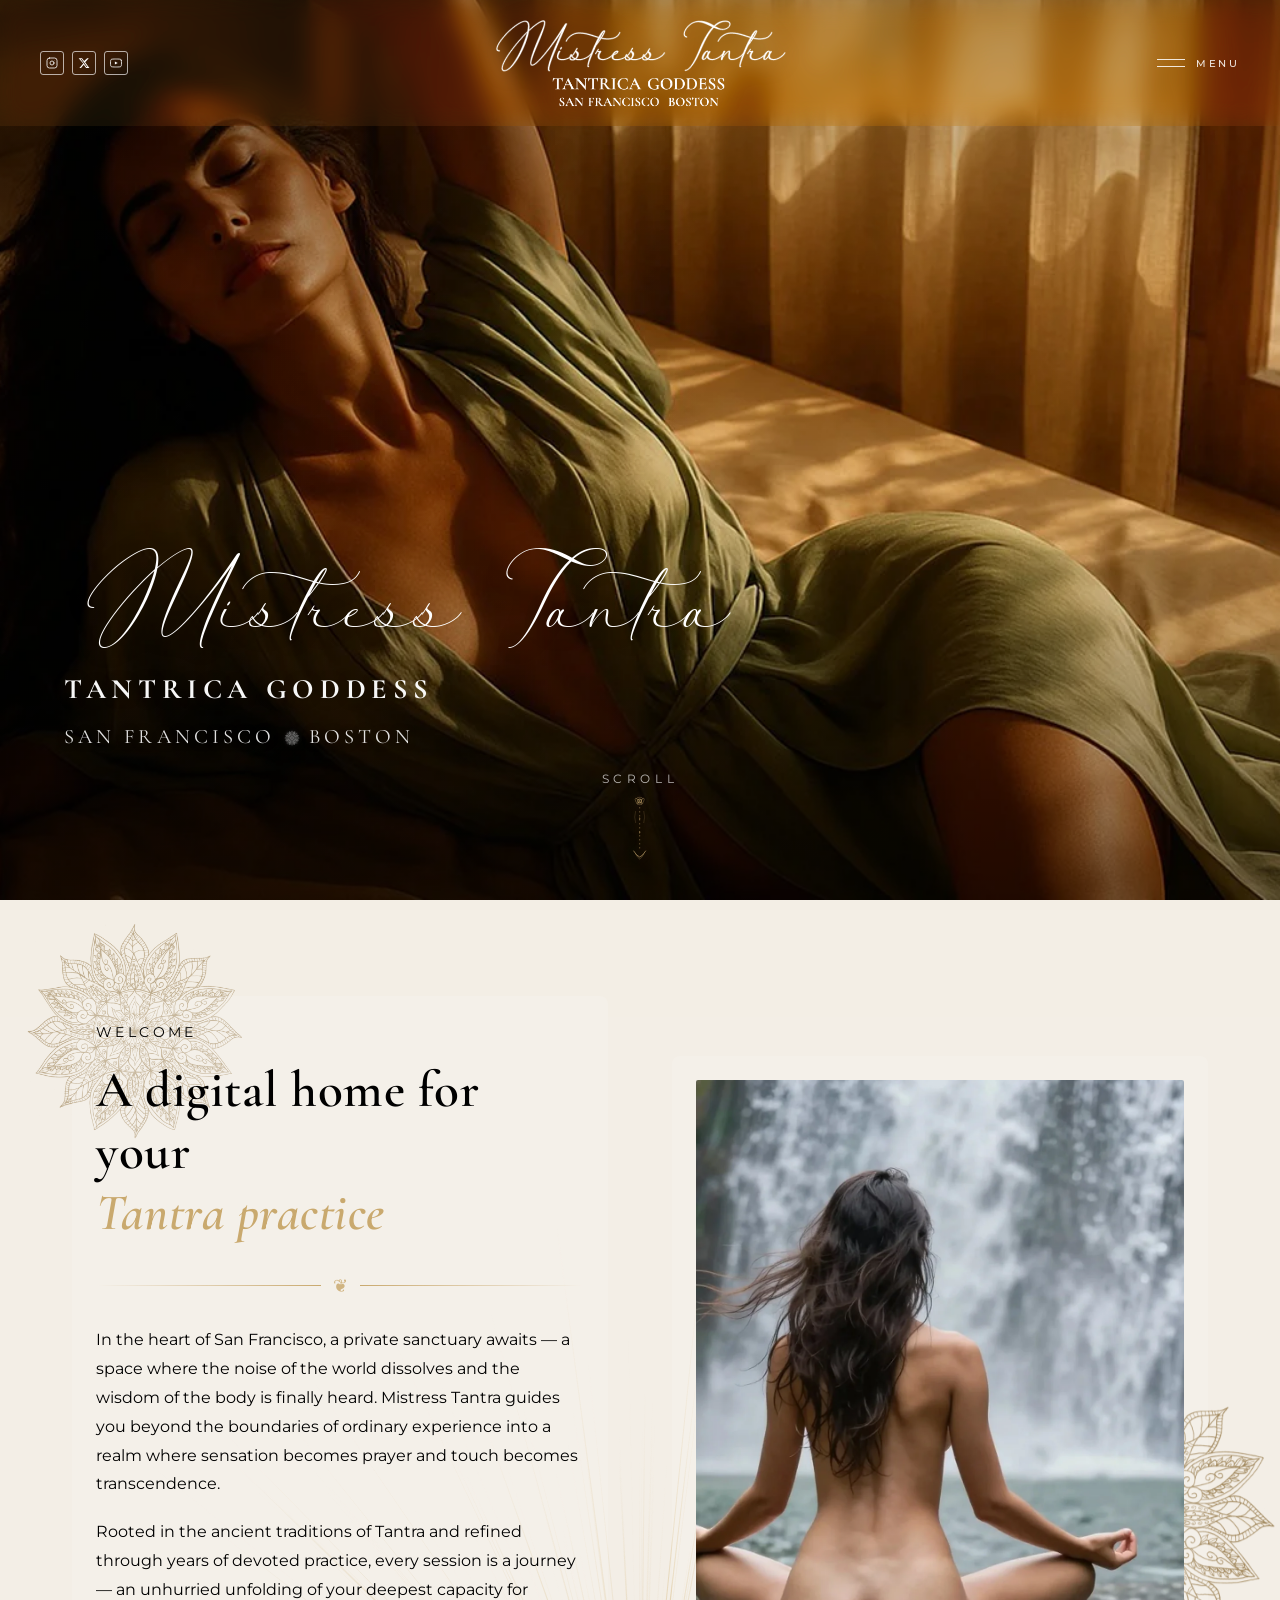
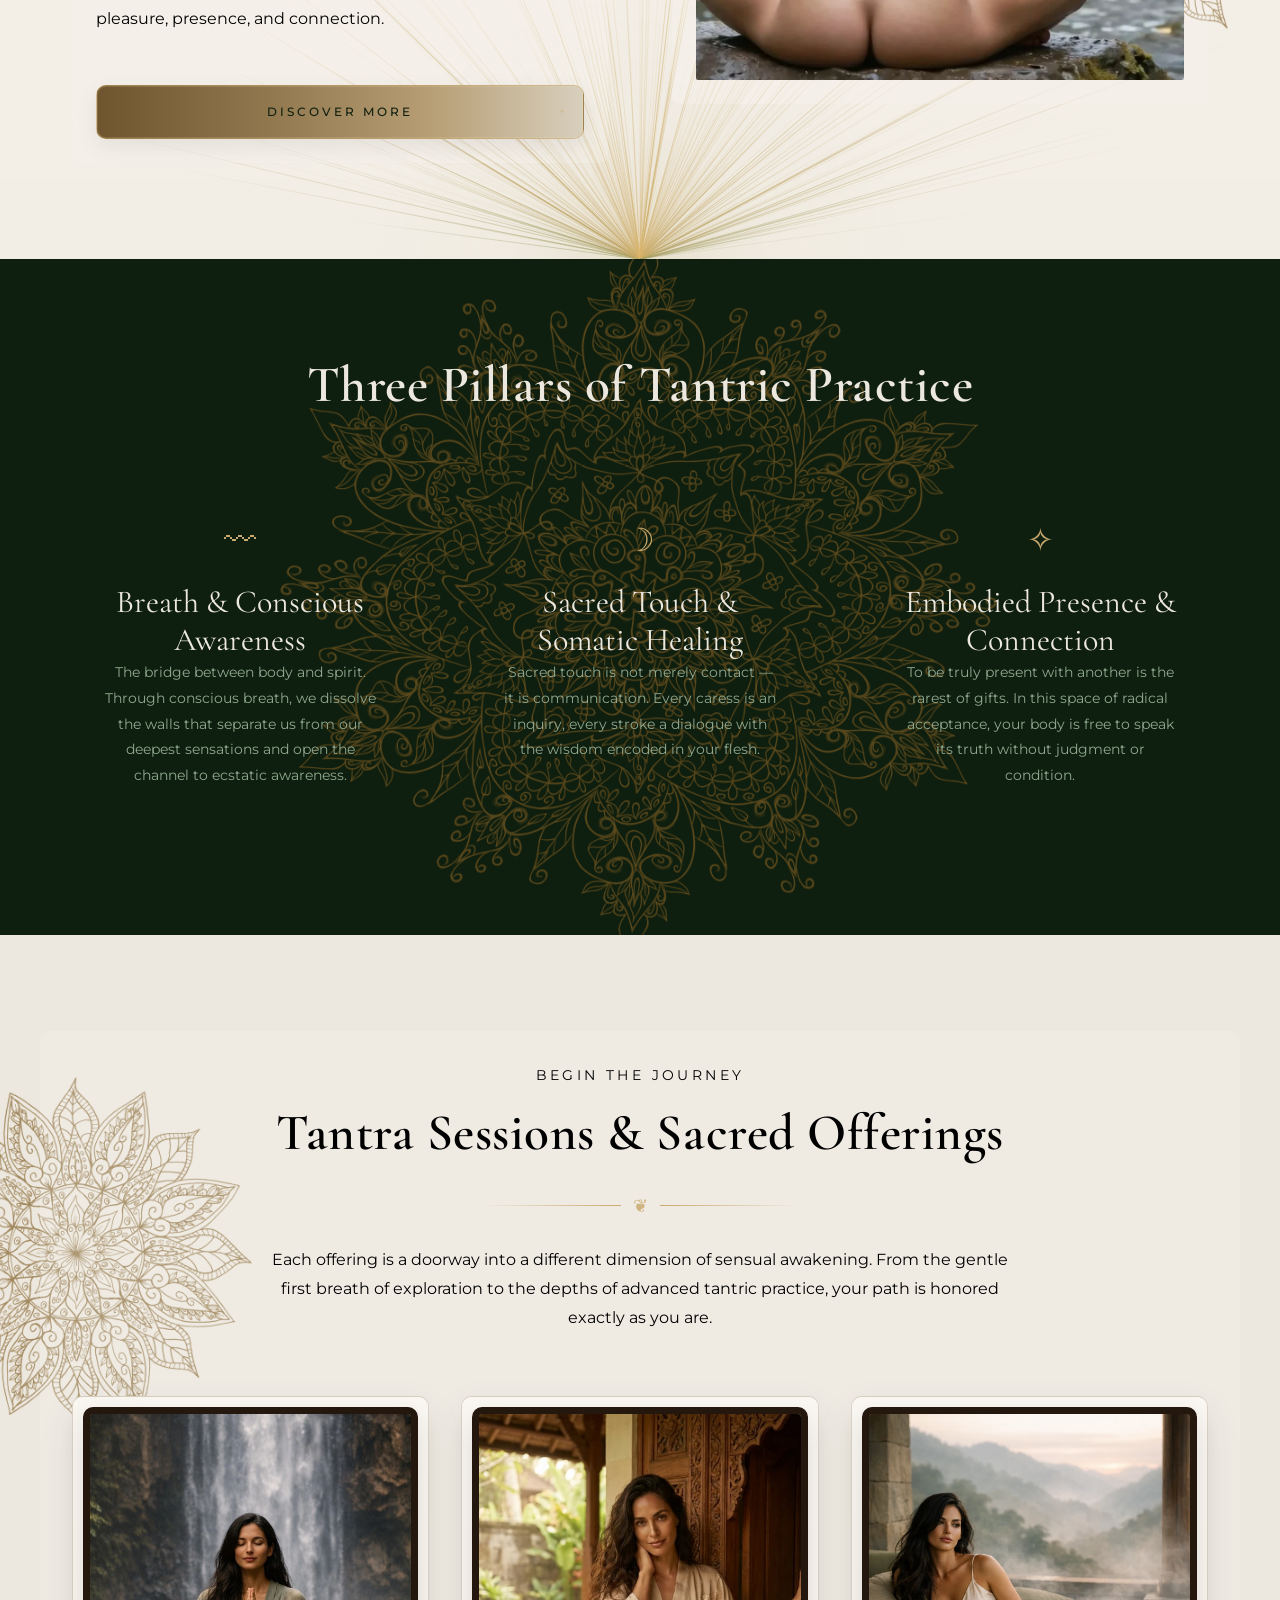
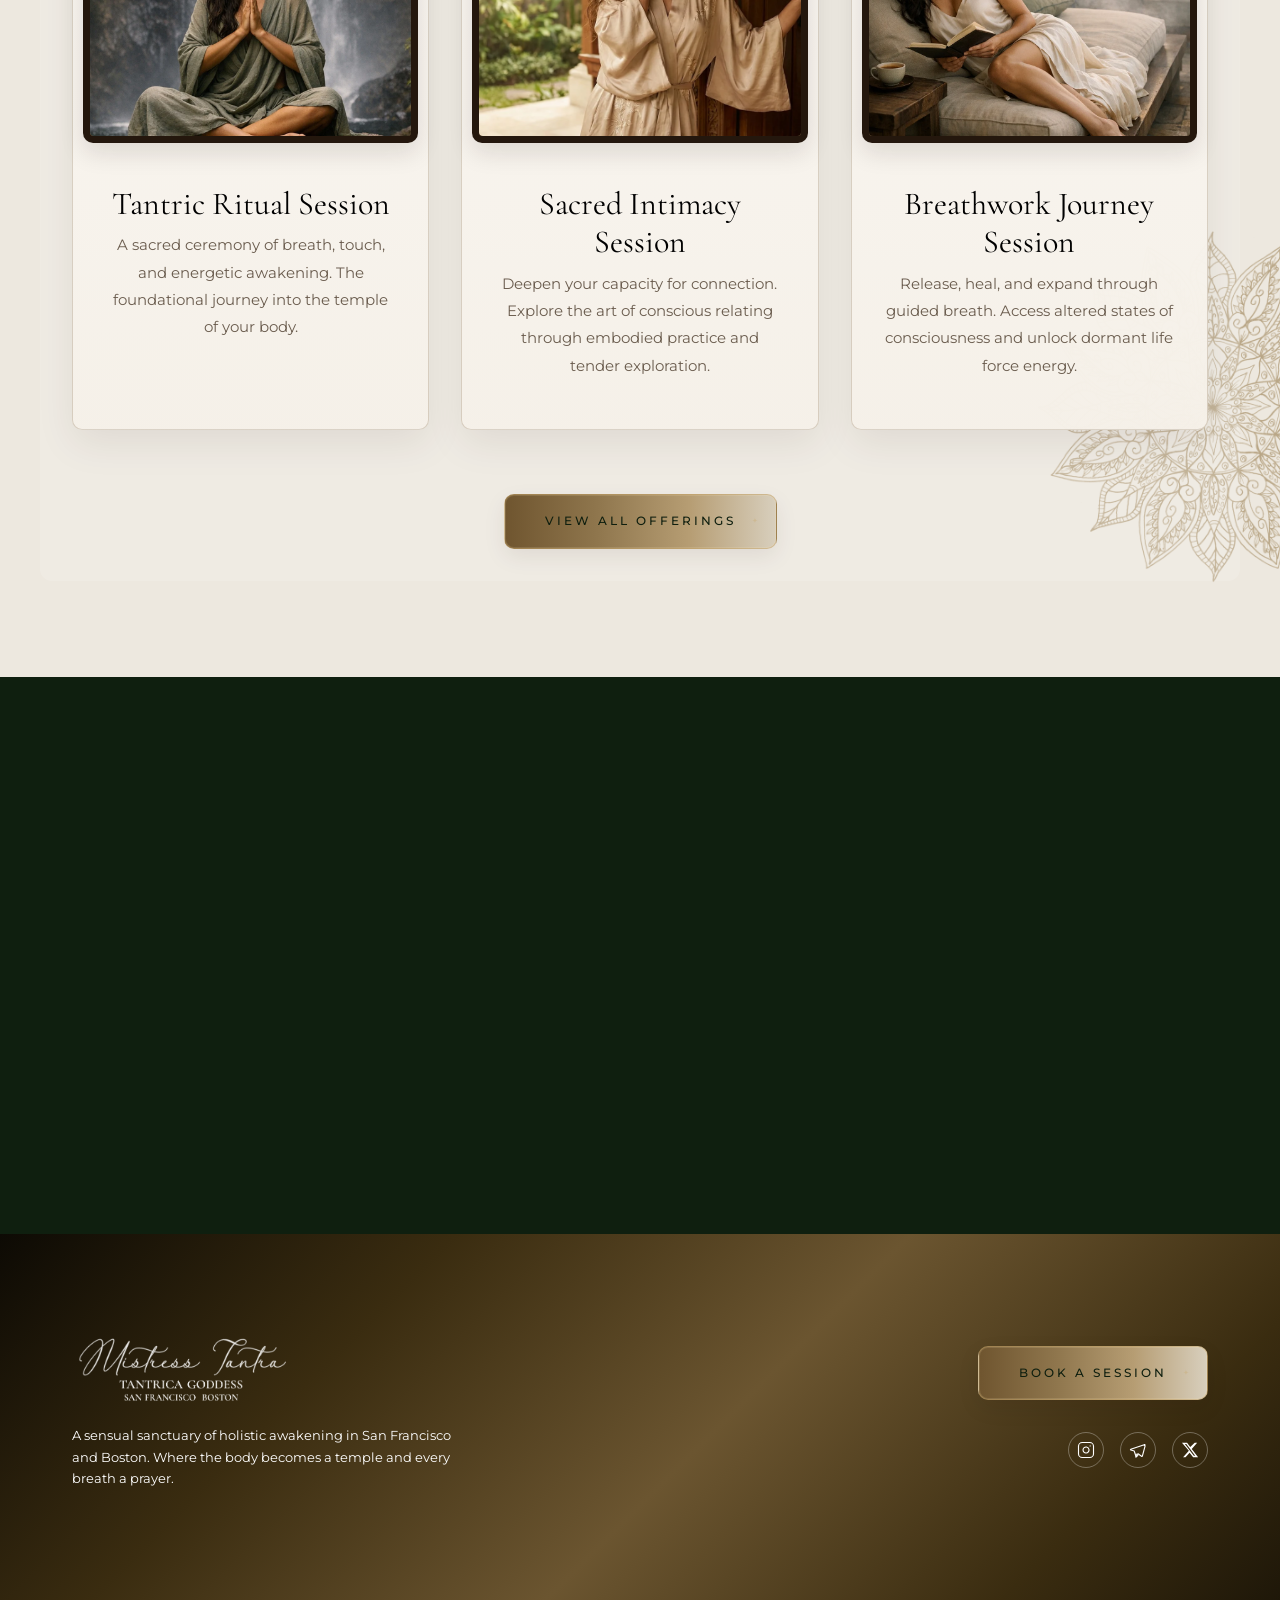
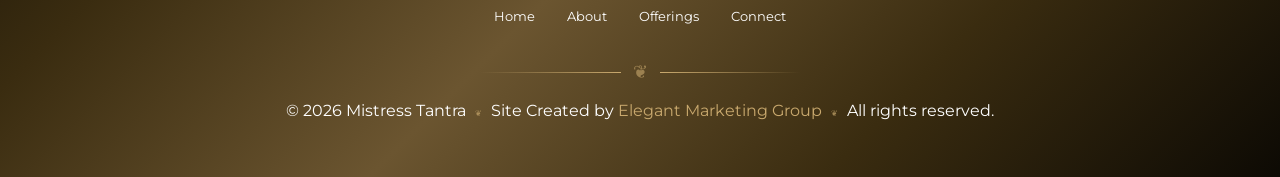
<file: index.html>
<!DOCTYPE html>
<html lang="en">
<head>
  <meta charset="UTF-8">
  <meta name="viewport" content="width=device-width, initial-scale=1.0">
  <title>Mistress Tantra – Tantrica Goddess San Francisco</title>
  <meta name="description" content="Mistress Tantra – A sanctuary of sensual healing and holistic awakening in San Francisco & Boston.">
  <link rel="preload" href="assets/fonts/Allonges.ttf" as="font" type="font/ttf" crossorigin="anonymous">
  <link rel="preconnect" href="https://fonts.googleapis.com">
  <link rel="preconnect" href="https://fonts.gstatic.com" crossorigin>
  <link href="https://fonts.googleapis.com/css2?family=Cormorant+Garamond:ital,wght@0,300;0,400;0,500;1,300;1,400;1,500&family=Montserrat:wght@200;300;400;500;600&display=swap" rel="stylesheet">
  <link rel="stylesheet" href="assets/css/styles.css?v=60">
  <link rel="stylesheet" href="assets/css/home.css?v=34">
  <link rel="stylesheet" href="assets/css/sacred-geometry.css?v=12">
  <link rel="icon" href="assets/images/favicon.png" type="image/png">
  <script src="https://sites.super.myninja.ai/_assets/ninja-daytona-script.js"></script>
  <script src="assets/js/responsive-video.js?v=8"></script>
</head>
<body class="home-page">

  <div class="scroll-progress"></div>

  <!-- ═══════════════════════════════════════════════════════
       SITE-WIDE FIXED HEADER  (logo + gold bar + nav overlay)
  ═══════════════════════════════════════════════════════ -->

  <!-- Logo — fixed, centered, above header bar -->
    <!-- ═══════════════════════════════════════════════════════
       SITE-WIDE FIXED HEADER — social | logo | menu (one bar)
  ═══════════════════════════════════════════════════════ -->
  <header class="home-header" id="homeHeader">
    <div class="home-header__inner">

      <!-- COL 1: Social icons — far left -->
      <div class="home-header__social">
        <a href="#" aria-label="Instagram" class="social-icon">
          <svg width="12" height="12" viewBox="0 0 24 24" fill="none"
               stroke="white" stroke-width="1.6"
               stroke-linecap="round" stroke-linejoin="round">
            <rect x="2" y="2" width="20" height="20" rx="5" ry="5"/>
            <circle cx="12" cy="12" r="4"/>
            <circle cx="17.5" cy="6.5" r="0.5" fill="white" stroke="none"/>
          </svg>
        </a>
        <a href="#" aria-label="X" class="social-icon">
          <svg width="12" height="12" viewBox="0 0 24 24" fill="white">
            <path d="M18.244 2.25h3.308l-7.227 8.26 8.502 11.24H16.17l-4.714-6.231-5.401 6.231H2.746l7.73-8.835L1.254 2.25H8.08l4.253 5.622 5.91-5.622Zm-1.161 17.52h1.833L7.084 4.126H5.117z"/>
          </svg>
        </a>
        <a href="#" aria-label="YouTube" class="social-icon">
          <svg width="12" height="12" viewBox="0 0 24 24" fill="none"
               stroke="white" stroke-width="1.6"
               stroke-linecap="round" stroke-linejoin="round">
            <path d="M22.54 6.42a2.78 2.78 0 0 0-1.95-1.96C18.88 4 12 4 12 4s-6.88 0-8.59.46A2.78 2.78 0 0 0 1.46 6.42 29 29 0 0 0 1 12a29 29 0 0 0 .46 5.58 2.78 2.78 0 0 0 1.95 1.96C5.12 20 12 20 12 20s6.88 0 8.59-.46a2.78 2.78 0 0 0 1.95-1.96A29 29 0 0 0 23 12a29 29 0 0 0-.46-5.58z"/>
            <polygon points="9.75 15.02 15.5 12 9.75 8.98 9.75 15.02" fill="white" stroke="none"/>
          </svg>
        </a>
      </div>

      <!-- COL 2: Logo — center -->
      <div class="home-header__logo-col">
        <a href="index.html">
          <img src="assets/images/logo-hero.png"
               alt="Mistress Tantra – Tantrica Goddess"
               class="home-hero__logo">
        </a>
      </div>

      <!-- COL 3: Hamburger + MENU — far right -->
      <div class="home-header__menu-col">
        <button class="home-header__menu-btn" id="menuBtn" aria-label="Open menu">
          <div class="hamburger">
            <span></span>
            <span></span>
            <span></span>
          </div>
          <span class="menu-label">MENU</span>
        </button>
      </div>

    </div>
  </header>

  <!-- Fullscreen nav overlay -->
  <nav class="nav-overlay" id="navOverlay" aria-hidden="true">
    <button class="nav-overlay__close" id="menuClose" aria-label="Close menu">&#x2715;</button>
    <div class="nav-overlay__links">
      <a href="index.html" class="active">Home</a>
      <a href="about.html" >About</a>
      <a href="offerings.html" >Offerings</a>
      <a href="connect.html" >Connect</a>
    </div>
    <div class="nav-overlay__social">
      <a href="#" aria-label="Instagram" class="social-icon">
        <svg width="18" height="18" viewBox="0 0 24 24" fill="none"
             stroke="white" stroke-width="1.6"
             stroke-linecap="round" stroke-linejoin="round">
          <rect x="2" y="2" width="20" height="20" rx="5" ry="5"/>
          <circle cx="12" cy="12" r="4"/>
          <circle cx="17.5" cy="6.5" r="0.5" fill="white" stroke="none"/>
        </svg>
      </a>
      <a href="#" aria-label="X" class="social-icon">
        <svg width="18" height="18" viewBox="0 0 24 24" fill="white">
          <path d="M18.244 2.25h3.308l-7.227 8.26 8.502 11.24H16.17l-4.714-6.231-5.401 6.231H2.746l7.73-8.835L1.254 2.25H8.08l4.253 5.622 5.91-5.622Zm-1.161 17.52h1.833L7.084 4.126H5.117z"/>
        </svg>
      </a>
      <a href="#" aria-label="YouTube" class="social-icon">
        <svg width="18" height="18" viewBox="0 0 24 24" fill="none"
             stroke="white" stroke-width="1.6"
             stroke-linecap="round" stroke-linejoin="round">
          <path d="M22.54 6.42a2.78 2.78 0 0 0-1.95-1.96C18.88 4 12 4 12 4s-6.88 0-8.59.46A2.78 2.78 0 0 0 1.46 6.42 29 29 0 0 0 1 12a29 29 0 0 0 .46 5.58 2.78 2.78 0 0 0 1.95 1.96C5.12 20 12 20 12 20s6.88 0 8.59-.46a2.78 2.78 0 0 0 1.95-1.96A29 29 0 0 0 23 12a29 29 0 0 0-.46-5.58z"/>
          <polygon points="9.75 15.02 15.5 12 9.75 8.98 9.75 15.02" fill="white" stroke="none"/>
        </svg>
      </a>
    </div>
    <!-- Decorative mandalas along the bottom -->
    <div class="nav-overlay__mandalas" aria-hidden="true">
      <img src="assets/images/mandala-section.png" alt="" class="nav-mandala nav-mandala--top-left">
      <img src="assets/images/mandala-section.png" alt="" class="nav-mandala nav-mandala--top-right">
      <img src="assets/images/mandala-section.png" alt="" class="nav-mandala nav-mandala--mid-left">
      <img src="assets/images/mandala-section.png" alt="" class="nav-mandala nav-mandala--mid-right">
      <img src="assets/images/mandala-section.png" alt="" class="nav-mandala nav-mandala--bottom-center">
    </div>
  </nav>




  <!-- Hero — full viewport video with seamless crossfade loop -->
  <section id="home" class="home-hero">
    <div class="home-hero__img visible" id="heroImage"></div>

    <video class="home-hero__video" id="heroVideoA"
           autoplay muted loop playsinline webkit-playsinline preload="auto"></video>
    <video class="home-hero__video home-hero__video--alt" id="heroVideoB"
           muted loop playsinline webkit-playsinline preload="auto"></video>

    <div class="home-hero__vignette"></div>

    <!-- Hero text — lower left -->
    <div class="home-hero__text">
      <h1 class="home-hero__title">Mistress Tantra</h1>
      <p class="home-hero__subtitle">TANTRICA GODDESS</p>
      <p class="home-hero__locations">
        SAN FRANCISCO
        <img src="assets/images/mandala-divider.png" alt="" class="mandala-sep" aria-hidden="true">
        BOSTON
      </p>
    </div>

    <!-- Scroll CTA -->
    <button class="home-hero__scroll" id="scrollBtn" aria-label="Scroll to content">
      <span class="scroll-word">SCROLL</span>
      <svg class="scroll-ornament-svg" viewBox="0 0 40 72" fill="none" xmlns="http://www.w3.org/2000/svg">
        <!-- Lotus/mandala top motif -->
        <circle cx="20" cy="8" r="2" fill="none" stroke="rgba(201,169,110,0.85)" stroke-width="0.7"/>
        <ellipse cx="20" cy="5.5" rx="3" ry="1.2" fill="none" stroke="rgba(201,169,110,0.6)" stroke-width="0.5"/>
        <ellipse cx="20" cy="10.5" rx="3" ry="1.2" fill="none" stroke="rgba(201,169,110,0.6)" stroke-width="0.5"/>
        <ellipse cx="17.2" cy="8" rx="1.2" ry="3" fill="none" stroke="rgba(201,169,110,0.6)" stroke-width="0.5" transform="rotate(-25 17.2 8)"/>
        <ellipse cx="22.8" cy="8" rx="1.2" ry="3" fill="none" stroke="rgba(201,169,110,0.6)" stroke-width="0.5" transform="rotate(25 22.8 8)"/>
        <circle cx="20" cy="8" r="0.7" fill="rgba(201,169,110,0.85)"/>
        <!-- Central descending line -->
        <line x1="20" y1="14" x2="20" y2="56" stroke="rgba(201,169,110,0.7)" stroke-width="0.6" stroke-dasharray="1.5 2.5"/>
        <!-- Small diamond accents along the line -->
        <path d="M20 24 L20.8 25.5 L20 27 L19.2 25.5 Z" fill="rgba(201,169,110,0.45)"/>
        <path d="M20 38 L20.8 39.5 L20 41 L19.2 39.5 Z" fill="rgba(201,169,110,0.45)"/>
        <!-- Curved side flourishes -->
        <path d="M16 18 Q14 24 16 30" fill="none" stroke="rgba(201,169,110,0.35)" stroke-width="0.5"/>
        <path d="M24 18 Q26 24 24 30" fill="none" stroke="rgba(201,169,110,0.35)" stroke-width="0.5"/>
        <!-- Bottom chevron arrow -->
        <path d="M14 58 Q17 63 20 64 Q23 63 26 58" fill="none" stroke="rgba(201,169,110,0.8)" stroke-width="0.8" stroke-linecap="round"/>
        <path d="M16 61 Q18 65 20 66 Q22 65 24 61" fill="none" stroke="rgba(201,169,110,0.5)" stroke-width="0.6" stroke-linecap="round"/>
      </svg>
    </button>
  </section>

<!-- ═══════════════════════════════════════════
       CONTENT BELOW HERO
  ════════════════════════════════════════════ -->

  <!-- Introduction -->
  <section id="intro" class="section-linen section-over-hero section-intro-sacred section-entrance">
    <!-- Sacred geometry background — Sri Yantra mandala, slow rotation -->
    <div class="sacred-mandala-wrap" id="sacredMandala">
                        <img src="assets/images/mandala-section.png" alt="" class="sacred-mandala-img" aria-hidden="true">
    </div>
    <!-- Small corner mandala -->
    <div class="sacred-mandala-wrap-sm" id="sacredMandalaSmall">
                        <img src="assets/images/mandala-section.png" alt="" class="sacred-mandala-img sacred-mandala-img-sm" aria-hidden="true">
    </div>
    <!-- Sacred starburst — radiant ray canvas -->
    <canvas class="sacred-starburst" id="sacredStarburst" aria-hidden="true"></canvas>
    <div class="container">
      <div class="grid-2">
        <div class="split-text fade-in-left">
          <p class="subtitle">Welcome</p>
          <h2>A digital home for your <br><em class="font-accent">Tantra practice</em></h2>
          <div class="divider-ornamental" aria-hidden="true">
            <span class="divider-ornamental-line"></span>
            <span class="divider-ornamental-symbol">&#x2766;</span>
            <span class="divider-ornamental-line"></span>
          </div>
          <p>In the heart of San Francisco, a private sanctuary awaits — a space where the noise of the world dissolves and the wisdom of the body is finally heard. Mistress Tantra guides you beyond the boundaries of ordinary experience into a realm where sensation becomes prayer and touch becomes transcendence.</p>
          <p>Rooted in the ancient traditions of Tantra and refined through years of devoted practice, every session is a journey — an unhurried unfolding of your deepest capacity for pleasure, presence, and connection.</p>
          <a href="about.html" class="btn btn-dark mt-md">Discover More</a>
        </div>
        <div class="fade-in-right">
          <picture>
      <source media="(max-width: 480px)" srcset="assets/images/mobile/hero-about.webp" type="image/webp">
      <source media="(max-width: 767px)" srcset="assets/images/tablet-p/hero-about.webp" type="image/webp">
      <source media="(max-width: 1023px)" srcset="assets/images/tablet-l/hero-about.webp" type="image/webp">
      <source srcset="assets/images/laptop/hero-about.webp" type="image/webp">
      <img src="assets/images/hero-about.png" alt="Mistress Tantra in meditation" class="img-hero-tall">
    </picture>
        </div>
      </div>
    </div>
  </section>



  <!-- Pillars -->
  <section class="section-dark section-pillars-sacred section-entrance">
    <div class="pillars-mandala-wrap" aria-hidden="true">
      <img src="assets/images/mandala-pillars.png" alt="" class="pillars-mandala-img">
    </div>
    <div class="container text-center">
      <h2 class="fade-in" style="color: var(--linen);">Three Pillars of Tantric Practice</h2>
      <div class="feature-row mt-lg stagger-children">
        <div class="feature-item fade-in">
          <div class="feature-icon" style="color: var(--aman-gold);">〰</div>
          <h3 style="color: var(--linen);">Breath & Conscious Awareness</h3>
          <p style="color: var(--misty-sage);">The bridge between body and spirit. Through conscious breath, we dissolve the walls that separate us from our deepest sensations and open the channel to ecstatic awareness.</p>
        </div>
        <div class="feature-item fade-in">
          <div class="feature-icon" style="color: var(--aman-gold);">☽</div>
          <h3 style="color: var(--linen);">Sacred Touch & Somatic Healing</h3>
          <p style="color: var(--misty-sage);">Sacred touch is not merely contact — it is communication. Every caress is an inquiry, every stroke a dialogue with the wisdom encoded in your flesh.</p>
        </div>
        <div class="feature-item fade-in">
          <div class="feature-icon" style="color: var(--aman-gold);">✧</div>
          <h3 style="color: var(--linen);">Embodied Presence & Connection</h3>
          <p style="color: var(--misty-sage);">To be truly present with another is the rarest of gifts. In this space of radical acceptance, your body is free to speak its truth without judgment or condition.</p>
        </div>
      </div>
    </div>
  </section>

  <!-- Offerings Preview -->
  <section class="section-linen offerings-mandala-section section-entrance">
    <div class="offerings-mandala offerings-mandala-one" aria-hidden="true">
      <img src="assets/images/mandala-section.png" alt="" class="offerings-mandala-img">
    </div>
    <div class="offerings-mandala offerings-mandala-two" aria-hidden="true">
      <img src="assets/images/mandala-section.png" alt="" class="offerings-mandala-img">
    </div>
    <div class="container text-center">
      <p class="subtitle fade-in">Begin the Journey</p>
      <h2 class="fade-in">Tantra Sessions & Sacred Offerings</h2>
      <div class="divider divider-center fade-in"><span class="divider-ornament">&#x2766;</span></div>
      <p class="container-narrow fade-in" style="color: #000000;">Each offering is a doorway into a different dimension of sensual awakening. From the gentle first breath of exploration to the depths of advanced tantric practice, your path is honored exactly as you are.</p>
      <div class="grid-3 mt-lg stagger-children">
        <div class="card fade-in">
          <div class="card-image-wrapper">
            <picture>
      <source media="(max-width: 480px)" srcset="assets/images/mobile/offerings-square.webp" type="image/webp">
      <source media="(max-width: 767px)" srcset="assets/images/tablet-p/offerings-square.webp" type="image/webp">
      <source media="(max-width: 1023px)" srcset="assets/images/tablet-l/offerings-square.webp" type="image/webp">
      <source srcset="assets/images/laptop/offerings-square.webp" type="image/webp">
      <img src="assets/images/offerings-square.png" alt="Tantric Ritual Session" class="card-image card-image-offering card-image-offering-ritual">
    </picture>
          </div>
          <div class="card-body">
            <h3>Tantric Ritual Session</h3>
            <p>A sacred ceremony of breath, touch, and energetic awakening. The foundational journey into the temple of your body.</p>
          </div>
        </div>
        <div class="card fade-in">
          <div class="card-image-wrapper">
            <picture>
      <source media="(max-width: 480px)" srcset="assets/images/mobile/hero-connect.webp" type="image/webp">
      <source media="(max-width: 767px)" srcset="assets/images/tablet-p/hero-connect.webp" type="image/webp">
      <source media="(max-width: 1023px)" srcset="assets/images/tablet-l/hero-connect.webp" type="image/webp">
      <source srcset="assets/images/laptop/hero-connect.webp" type="image/webp">
      <img src="assets/images/hero-connect.jpg" alt="Sacred Intimacy Session" class="card-image card-image-offering card-image-offering-intimacy">
    </picture>
          </div>
          <div class="card-body">
            <h3>Sacred Intimacy Session</h3>
            <p>Deepen your capacity for connection. Explore the art of conscious relating through embodied practice and tender exploration.</p>
          </div>
        </div>
        <div class="card fade-in">
          <div class="card-image-wrapper">
            <picture>
      <source media="(max-width: 480px)" srcset="assets/images/mobile/hero-blog.webp" type="image/webp">
      <source media="(max-width: 767px)" srcset="assets/images/tablet-p/hero-blog.webp" type="image/webp">
      <source media="(max-width: 1023px)" srcset="assets/images/tablet-l/hero-blog.webp" type="image/webp">
      <source srcset="assets/images/laptop/hero-blog.webp" type="image/webp">
      <img src="assets/images/hero-blog.png" alt="Breathwork Journey Session" class="card-image card-image-offering card-image-offering-breathwork">
    </picture>
          </div>
          <div class="card-body">
            <h3>Breathwork Journey Session</h3>
            <p>Release, heal, and expand through guided breath. Access altered states of consciousness and unlock dormant life force energy.</p>
          </div>
        </div>
      </div>
      <a href="offerings.html" class="btn btn-dark mt-lg">View All Offerings</a>
    </div>
  </section>

  <!-- CTA -->
  <section class="book-session-overlay-section section-dark section-entrance" style="padding: var(--space-xxl) 0;">
    <!-- Centered mandala overlay -->
    <div class="book-session-mandala-wrap" aria-hidden="true">
      <img src="assets/images/mandala-pillars.png" alt="" class="book-session-mandala-img">
    </div>
    <div class="container text-center">
      <h2 class="fade-in" style="color: var(--linen); font-size: clamp(2rem, 4vw, 3.2rem);">Book a Tantric Session in San Francisco</h2>
      <p class="container-narrow fade-in" style="color: var(--misty-sage); margin-bottom: var(--space-lg);">Whether you seek healing, exploration, or the simple profound pleasure of being truly seen and held — this space was created for you.</p>
      <a href="connect.html" class="btn btn-primary fade-in">Connect With Me</a>
    </div>
  </section>

  <!-- Footer -->
  <footer class="footer">
    <div class="footer-bg" aria-hidden="true"></div>
    <div class="container">
      <div class="footer-top">
        <div class="footer-brand">
          <img src="assets/images/logo-hero.png" alt="Mistress Tantra – Tantrica Goddess San Francisco & Boston" class="footer-logo">
          <p>A sensual sanctuary of holistic awakening in San Francisco and Boston. Where the body becomes a temple and every breath a prayer.</p>
        </div>
        <div class="footer-actions">
          <a href="connect.html" class="btn btn-primary footer-cta">Book a Session</a>
          <div class="footer-social">
            <a href="#" aria-label="Instagram"><svg width="18" height="18" viewBox="0 0 24 24" fill="none" stroke="currentColor" stroke-width="1.5" stroke-linecap="round" stroke-linejoin="round"><rect x="2" y="2" width="20" height="20" rx="5" ry="5"/><path d="M16 11.37A4 4 0 1 1 12.63 8 4 4 0 0 1 16 11.37z"/><line x1="17.5" y1="6.5" x2="17.51" y2="6.5"/></svg></a>
            <a href="#" aria-label="Telegram"><svg width="18" height="18" viewBox="0 0 24 24" fill="none" stroke="currentColor" stroke-width="1.5" stroke-linecap="round" stroke-linejoin="round"><path d="M21.2 4.6L2.4 11.1c-.7.3-.7.8.1 1l4.5 1.3 1.7 5.3c.2.6.5.7.9.4l2.5-2.1 4.6 3.4c.6.3 1 .2 1.2-.5l3.5-13.2c.2-.8-.3-1.2-1.2-.9z"/><path d="M9.6 17.4l-.6 3.6c-.1.5.2.6.5.3l2.3-2.1"/></svg></a>
            <a href="#" aria-label="X"><svg width="18" height="18" viewBox="0 0 24 24" fill="currentColor"><path d="M18.244 2.25h3.308l-7.227 8.26 8.502 11.24H16.17l-4.714-6.231-5.401 6.231H2.746l7.73-8.835L1.254 2.25H8.08l4.253 5.622 5.91-5.622Zm-1.161 17.52h1.833L7.084 4.126H5.117z"/></svg></a>
          </div>
        </div>
      </div>
      <div class="footer-nav-wrapper">
        <button class="footer-hamburger" id="footerHamburger" aria-label="Open menu">
          <span></span><span></span><span></span>
        </button>
        <nav class="footer-nav" id="footerNav">
          <a href="index.html">Home</a>
          <a href="about.html">About</a>
          <a href="offerings.html">Offerings</a>
          <a href="connect.html">Connect</a>
        </nav>
      </div>
      <div class="footer-divider divider divider-center" aria-hidden="true"><span class="divider-ornament">&#x2766;</span></div>
      <div class="footer-bottom">
        <p>&copy; 2026 Mistress Tantra <span class="footer-sep">&#x2766;</span> Site Created by <a href="https://www.elegantmarketinggroup.com" target="_blank" rel="noopener noreferrer">Elegant Marketing Group</a> <span class="footer-sep">&#x2766;</span> All rights reserved.</p>
      </div>
    </div>
  </footer>

  <div class="back-to-top">↑</div>
  <script src="assets/js/main.js?v=2"></script>
  <script src="assets/js/starburst.js?v=3"></script>
  <script src="assets/js/home.js?v=25"></script>
</body>
</html>
</file>
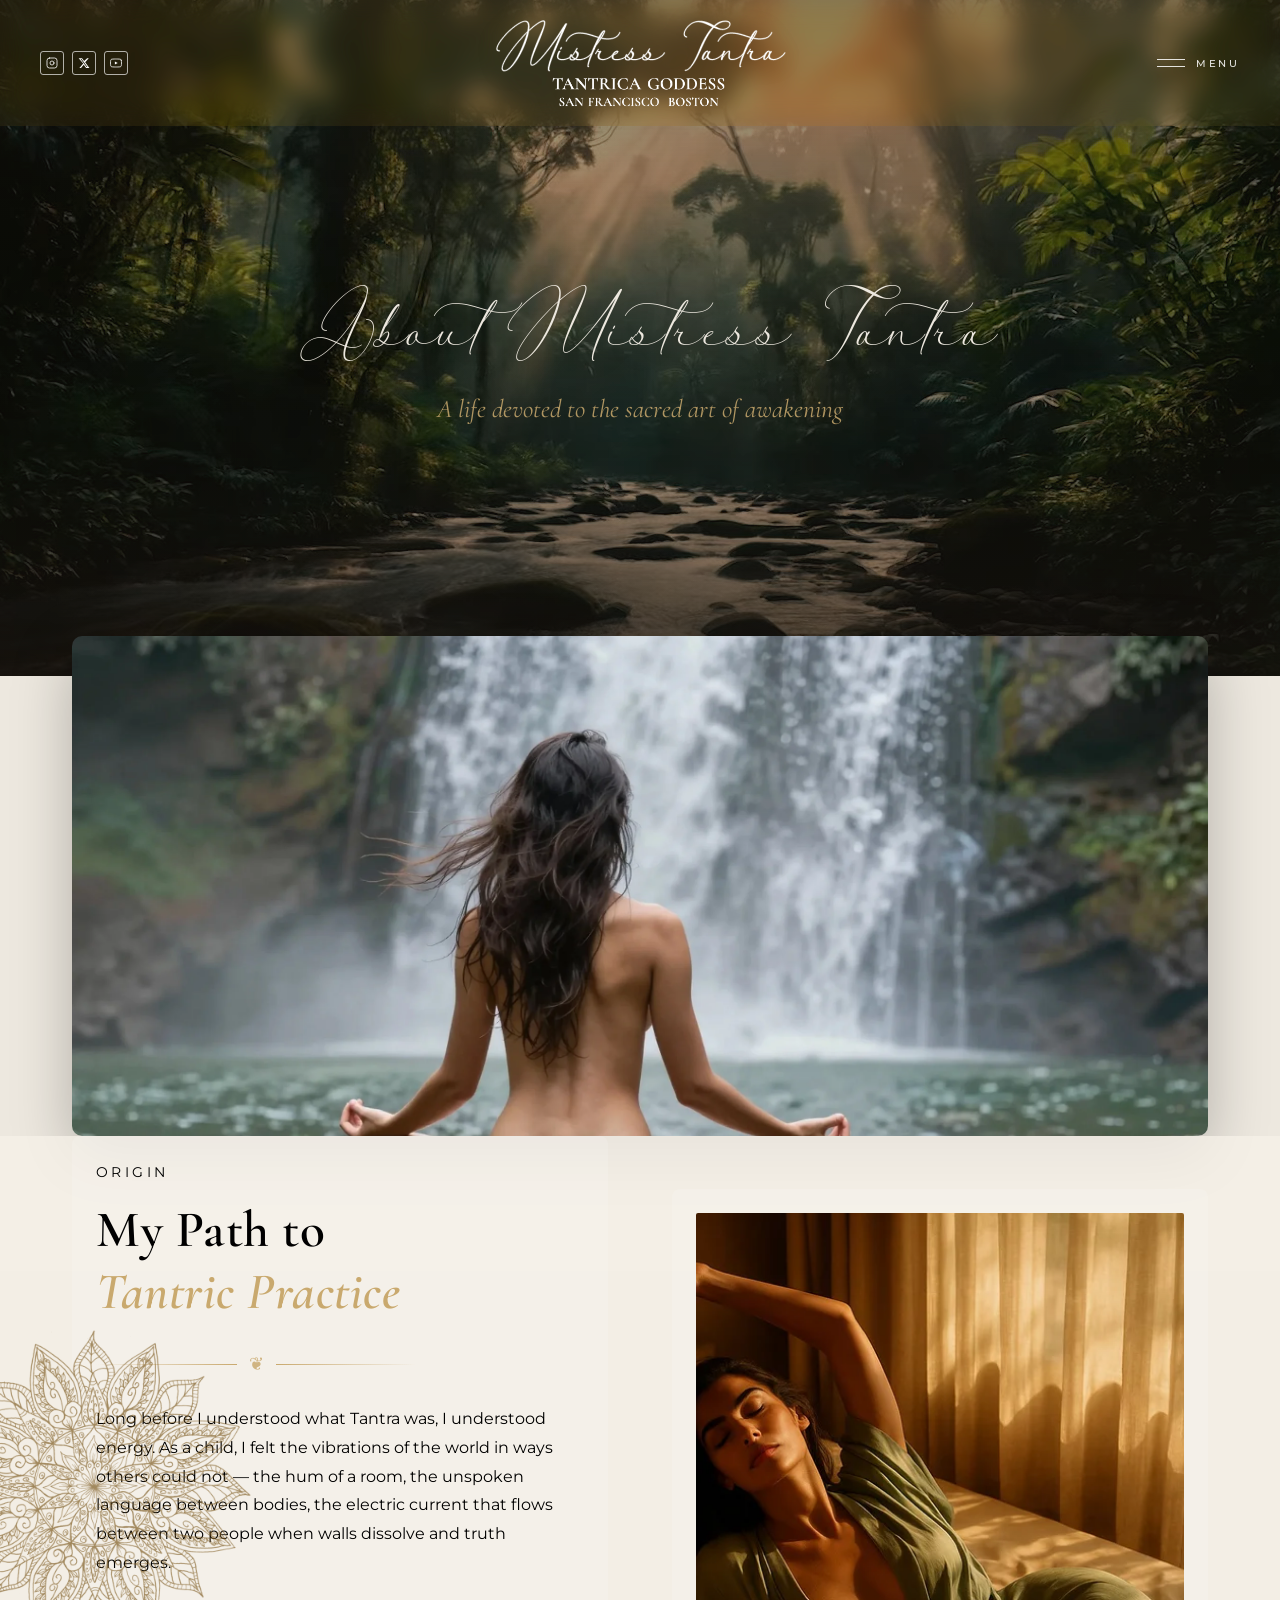
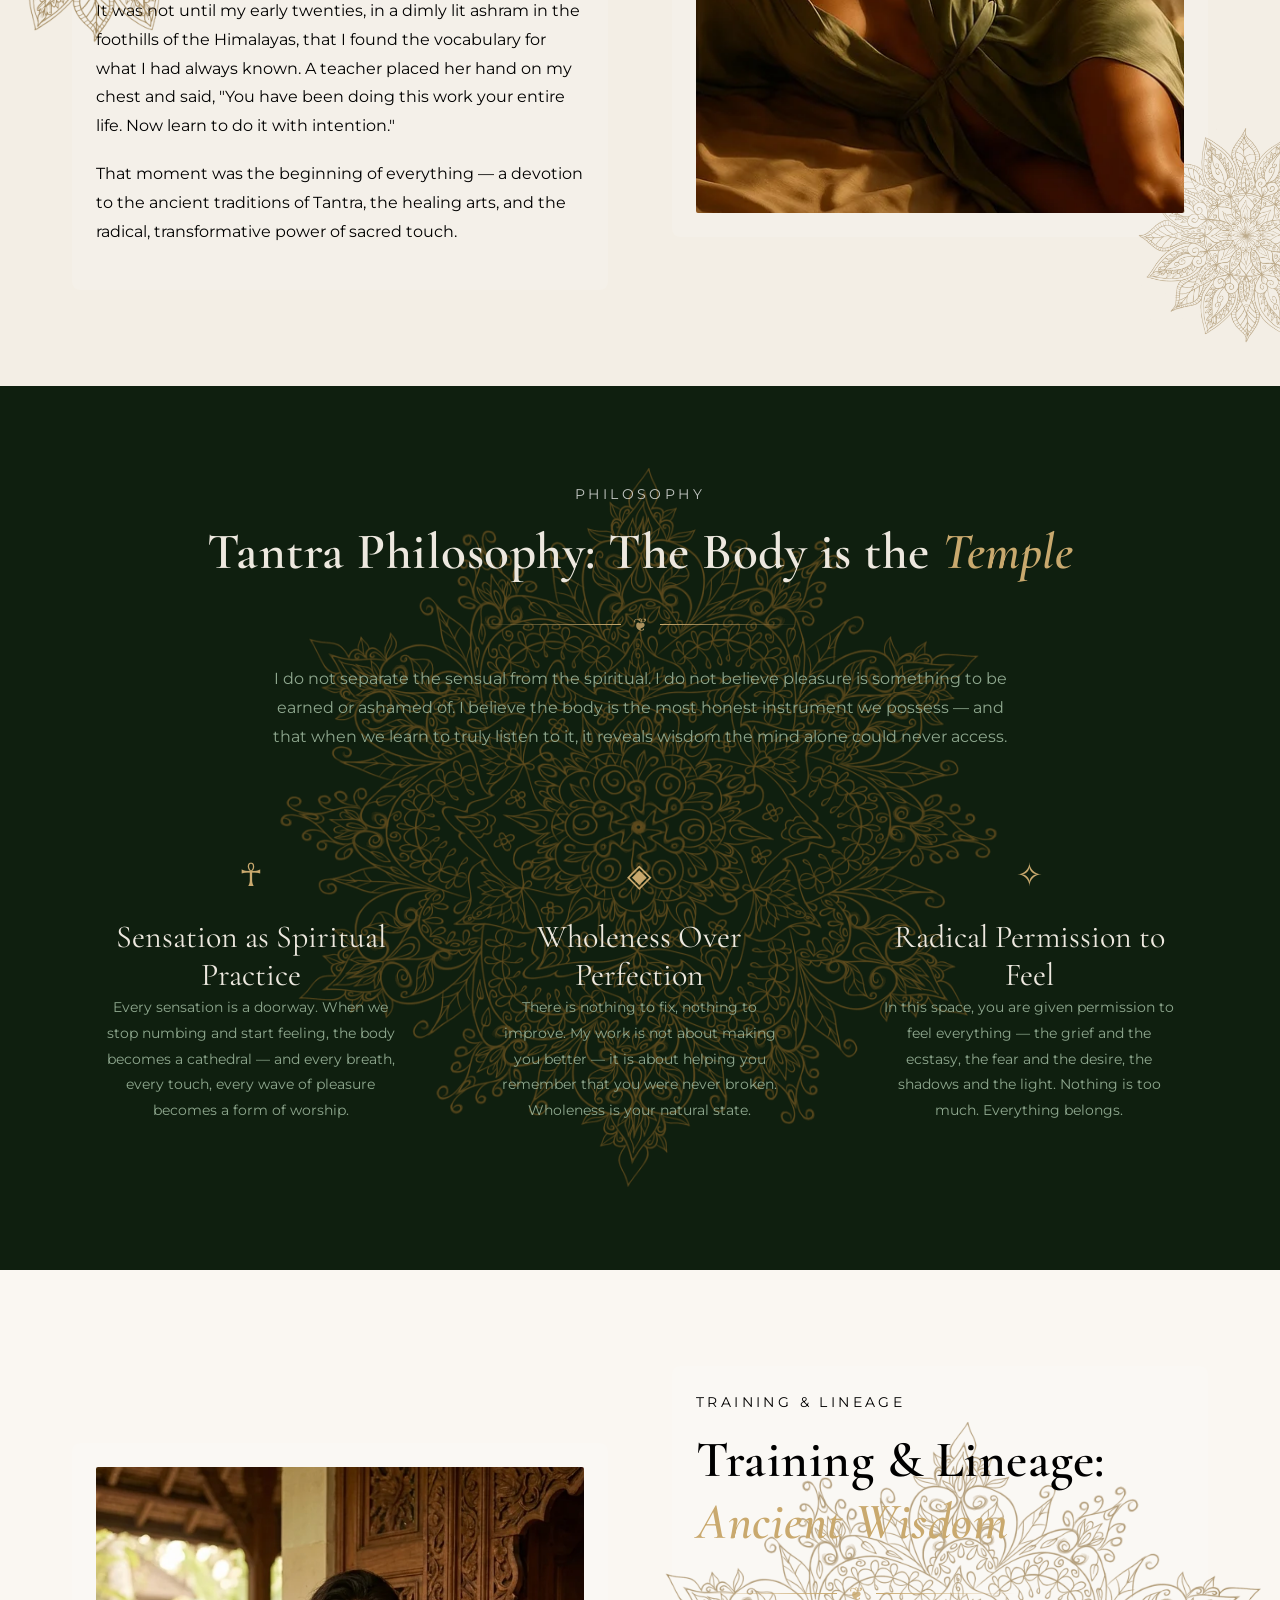
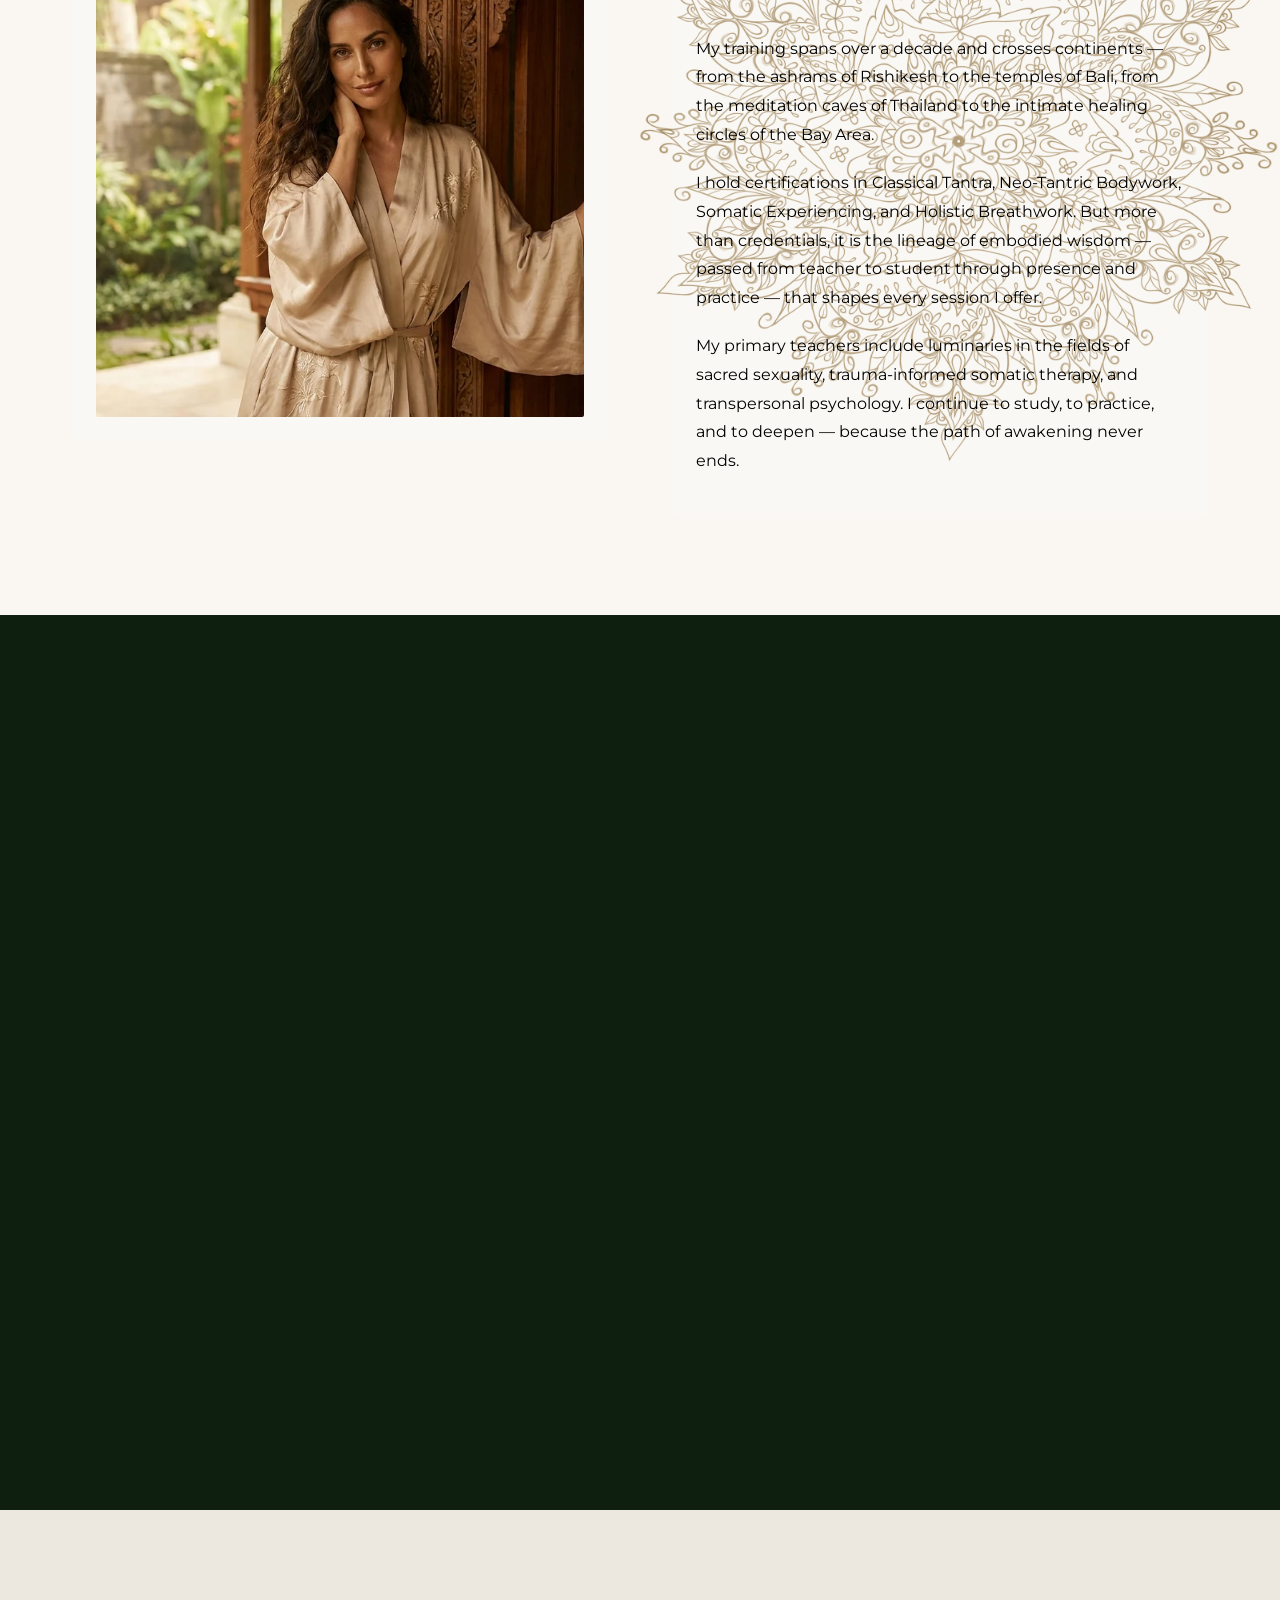
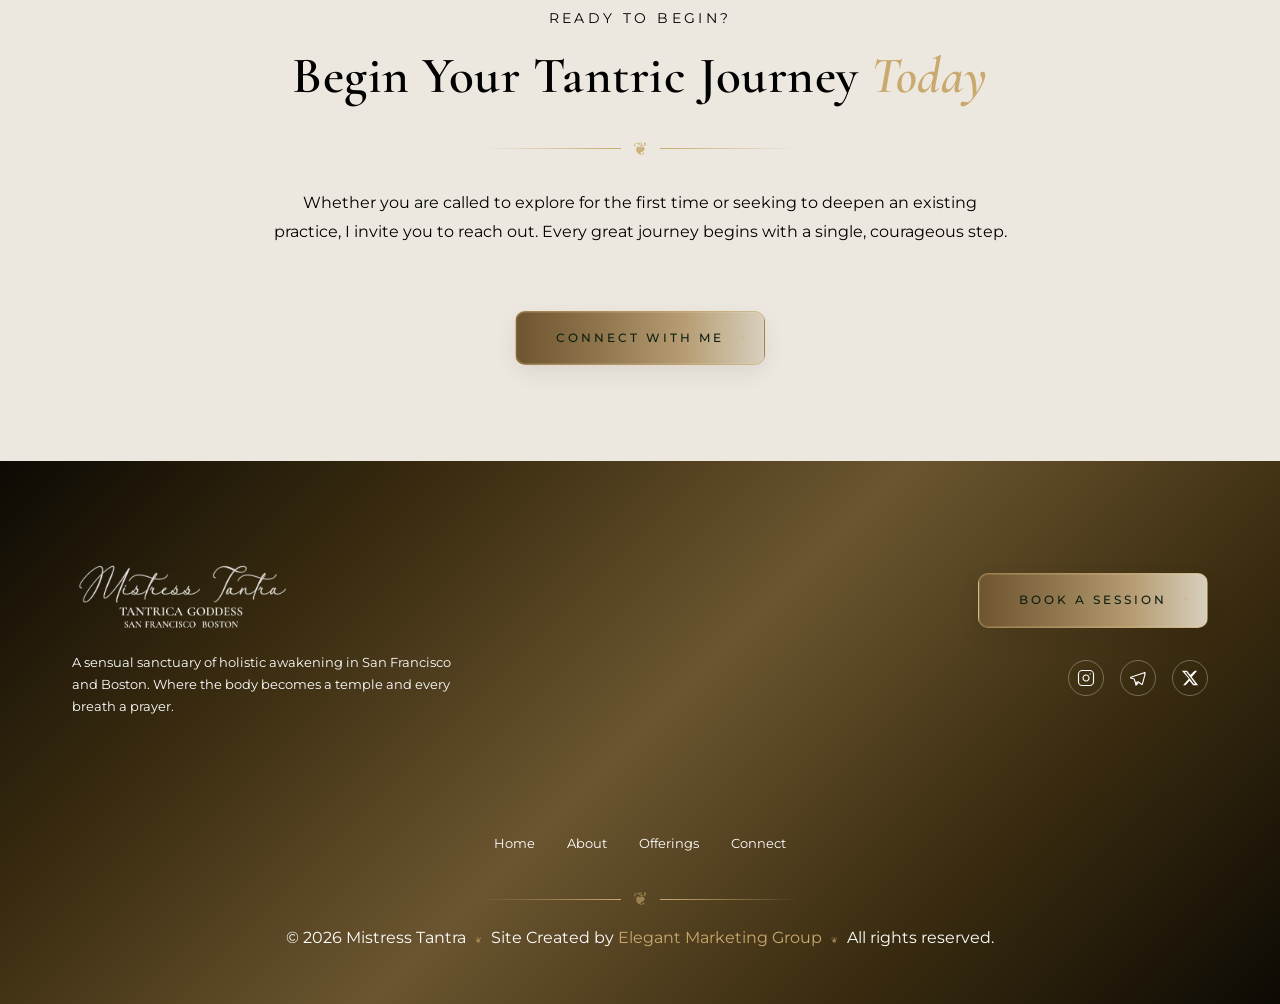
<file: about.html>
<!DOCTYPE html>
<html lang="en">
<head>
  <meta charset="UTF-8">
  <meta name="viewport" content="width=device-width, initial-scale=1.0">
  <title>About — Mistress Tantra · San Francisco</title>
  <meta name="description" content="Discover the story behind Mistress Tantra — years of devoted practice in the ancient art of tantric awakening, sacred intimacy, and holistic healing in San Francisco.">
  <link rel="preload" href="assets/fonts/Allonges.ttf" as="font" type="font/ttf" crossorigin="anonymous">
  <link rel="preconnect" href="https://fonts.googleapis.com">
  <link rel="preconnect" href="https://fonts.gstatic.com" crossorigin>
  <link href="https://fonts.googleapis.com/css2?family=Cormorant+Garamond:ital,wght@0,300;0,400;0,500;1,300;1,400;1,500&family=Montserrat:wght@200;300;400;500;600&display=swap" rel="stylesheet">
  <link rel="stylesheet" href="assets/css/styles.css?v=60">
  <link rel="stylesheet" href="assets/css/home.css?v=15">
  <link rel="stylesheet" href="assets/css/sacred-geometry.css?v=12">
  <link rel="icon" href="assets/images/favicon.png" type="image/png">
  <script src="https://sites.super.myninja.ai/_assets/ninja-daytona-script.js"></script>
  <script src="assets/js/responsive-video.js"></script>
</head>
<body>

  <div class="scroll-progress"></div>

  <!-- ═══════════════════════════════════════════════════════
       SITE-WIDE FIXED HEADER  (logo + gold bar + nav overlay)
  ═══════════════════════════════════════════════════════ -->

  <!-- Logo — fixed, centered, above header bar -->
    <!-- ═══════════════════════════════════════════════════════
       SITE-WIDE FIXED HEADER — social | logo | menu (one bar)
  ═══════════════════════════════════════════════════════ -->
  <header class="home-header" id="homeHeader">
    <div class="home-header__inner">

      <!-- COL 1: Social icons — far left -->
      <div class="home-header__social">
        <a href="#" aria-label="Instagram" class="social-icon">
          <svg width="12" height="12" viewBox="0 0 24 24" fill="none"
               stroke="white" stroke-width="1.6"
               stroke-linecap="round" stroke-linejoin="round">
            <rect x="2" y="2" width="20" height="20" rx="5" ry="5"/>
            <circle cx="12" cy="12" r="4"/>
            <circle cx="17.5" cy="6.5" r="0.5" fill="white" stroke="none"/>
          </svg>
        </a>
        <a href="#" aria-label="X" class="social-icon">
          <svg width="12" height="12" viewBox="0 0 24 24" fill="white">
            <path d="M18.244 2.25h3.308l-7.227 8.26 8.502 11.24H16.17l-4.714-6.231-5.401 6.231H2.746l7.73-8.835L1.254 2.25H8.08l4.253 5.622 5.91-5.622Zm-1.161 17.52h1.833L7.084 4.126H5.117z"/>
          </svg>
        </a>
        <a href="#" aria-label="YouTube" class="social-icon">
          <svg width="12" height="12" viewBox="0 0 24 24" fill="none"
               stroke="white" stroke-width="1.6"
               stroke-linecap="round" stroke-linejoin="round">
            <path d="M22.54 6.42a2.78 2.78 0 0 0-1.95-1.96C18.88 4 12 4 12 4s-6.88 0-8.59.46A2.78 2.78 0 0 0 1.46 6.42 29 29 0 0 0 1 12a29 29 0 0 0 .46 5.58 2.78 2.78 0 0 0 1.95 1.96C5.12 20 12 20 12 20s6.88 0 8.59-.46a2.78 2.78 0 0 0 1.95-1.96A29 29 0 0 0 23 12a29 29 0 0 0-.46-5.58z"/>
            <polygon points="9.75 15.02 15.5 12 9.75 8.98 9.75 15.02" fill="white" stroke="none"/>
          </svg>
        </a>
      </div>

      <!-- COL 2: Logo — center -->
      <div class="home-header__logo-col">
        <a href="index.html">
          <img src="assets/images/logo-hero.png"
               alt="Mistress Tantra – Tantrica Goddess"
               class="home-hero__logo">
        </a>
      </div>

      <!-- COL 3: Hamburger + MENU — far right -->
      <div class="home-header__menu-col">
        <button class="home-header__menu-btn" id="menuBtn" aria-label="Open menu">
          <div class="hamburger">
            <span></span>
            <span></span>
            <span></span>
          </div>
          <span class="menu-label">MENU</span>
        </button>
      </div>

    </div>
  </header>

  <!-- Fullscreen nav overlay -->
  <nav class="nav-overlay" id="navOverlay" aria-hidden="true">
    <button class="nav-overlay__close" id="menuClose" aria-label="Close menu">&#x2715;</button>
    <div class="nav-overlay__links">
      <a href="index.html" >Home</a>
      <a href="about.html" class="active">About</a>
      <a href="offerings.html" >Offerings</a>
      <a href="connect.html" >Connect</a>
    </div>
    <div class="nav-overlay__social">
      <a href="#" aria-label="Instagram" class="social-icon">
        <svg width="18" height="18" viewBox="0 0 24 24" fill="none"
             stroke="white" stroke-width="1.6"
             stroke-linecap="round" stroke-linejoin="round">
          <rect x="2" y="2" width="20" height="20" rx="5" ry="5"/>
          <circle cx="12" cy="12" r="4"/>
          <circle cx="17.5" cy="6.5" r="0.5" fill="white" stroke="none"/>
        </svg>
      </a>
      <a href="#" aria-label="X" class="social-icon">
        <svg width="18" height="18" viewBox="0 0 24 24" fill="white">
          <path d="M18.244 2.25h3.308l-7.227 8.26 8.502 11.24H16.17l-4.714-6.231-5.401 6.231H2.746l7.73-8.835L1.254 2.25H8.08l4.253 5.622 5.91-5.622Zm-1.161 17.52h1.833L7.084 4.126H5.117z"/>
        </svg>
      </a>
      <a href="#" aria-label="YouTube" class="social-icon">
        <svg width="18" height="18" viewBox="0 0 24 24" fill="none"
             stroke="white" stroke-width="1.6"
             stroke-linecap="round" stroke-linejoin="round">
          <path d="M22.54 6.42a2.78 2.78 0 0 0-1.95-1.96C18.88 4 12 4 12 4s-6.88 0-8.59.46A2.78 2.78 0 0 0 1.46 6.42 29 29 0 0 0 1 12a29 29 0 0 0 .46 5.58 2.78 2.78 0 0 0 1.95 1.96C5.12 20 12 20 12 20s6.88 0 8.59-.46a2.78 2.78 0 0 0 1.95-1.96A29 29 0 0 0 23 12a29 29 0 0 0-.46-5.58z"/>
          <polygon points="9.75 15.02 15.5 12 9.75 8.98 9.75 15.02" fill="white" stroke="none"/>
        </svg>
      </a>
    </div>
      <!-- Decorative mandalas along the bottom -->
    <div class="nav-overlay__mandalas" aria-hidden="true">
      <img src="assets/images/mandala-section.png" alt="" class="nav-mandala nav-mandala--top-left">
      <img src="assets/images/mandala-section.png" alt="" class="nav-mandala nav-mandala--top-right">
      <img src="assets/images/mandala-section.png" alt="" class="nav-mandala nav-mandala--mid-left">
      <img src="assets/images/mandala-section.png" alt="" class="nav-mandala nav-mandala--mid-right">
      <img src="assets/images/mandala-section.png" alt="" class="nav-mandala nav-mandala--bottom-center">
    </div>
</nav>




<!-- Hero -->
  <section id="about" class="video-hero video-hero-tall">
    <video autoplay muted loop playsinline data-responsive>
      <source data-src="assets/videos/{dir}/rainforest-hero.webm" type="video/webm">
      <source data-src="assets/videos/{dir}/rainforest-hero.mp4" type="video/mp4">
    </video>
    <div class="hero-overlay-dark"></div>
    <div class="hero-content">
      <h1>About Mistress Tantra</h1>
      <p class="about-subheader">A life devoted to the sacred art of awakening</p>
    </div>
  </section>

  <div class="about-overlap-image" id="aboutOverlapImage">
    <picture>
      <source media="(max-width: 480px)" srcset="assets/images/mobile/hero-about.webp" type="image/webp">
      <source media="(max-width: 767px)" srcset="assets/images/tablet-p/hero-about.webp" type="image/webp">
      <source media="(max-width: 1023px)" srcset="assets/images/tablet-l/hero-about.webp" type="image/webp">
      <source srcset="assets/images/laptop/hero-about.webp" type="image/webp">
      <img src="assets/images/hero-about.png" alt="Mistress Tantra in meditation" class="">
    </picture>
  </div>

  <!-- Origin Story -->
  <section class="section-linen section-entrance section-over-hero section-intro-sacred">
    <div class="sacred-mandala-wrap" id="aboutSacredMandala">
      <img src="assets/images/mandala-section.png" alt="" class="sacred-mandala-img" aria-hidden="true">
    </div>
    <div class="sacred-mandala-wrap-sm" id="aboutSacredMandalaSmall">
      <img src="assets/images/mandala-section.png" alt="" class="sacred-mandala-img sacred-mandala-img-sm" aria-hidden="true">
    </div>
    <!-- Sacred starburst — radiant ray canvas -->
    <canvas class="sacred-starburst" id="aboutSacredStarburst" aria-hidden="true"></canvas>
    <div class="container" style="position:relative; z-index:1;">
      <div class="grid-2">
        <div class="split-text fade-in-left">
          <p class="subtitle">Origin</p>
          <h2>My Path to <br><em class="font-accent">Tantric Practice</em></h2>
          <div class="divider"><span class="divider-ornament">&#x2766;</span></div>
          <p>Long before I understood what Tantra was, I understood energy. As a child, I felt the vibrations of the world in ways others could not — the hum of a room, the unspoken language between bodies, the electric current that flows between two people when walls dissolve and truth emerges.</p>
          <p>It was not until my early twenties, in a dimly lit ashram in the foothills of the Himalayas, that I found the vocabulary for what I had always known. A teacher placed her hand on my chest and said, "You have been doing this work your entire life. Now learn to do it with intention."</p>
          <p>That moment was the beginning of everything — a devotion to the ancient traditions of Tantra, the healing arts, and the radical, transformative power of sacred touch.</p>
        </div>
        <div class="fade-in-right">
          <picture>
      <source media="(max-width: 480px)" srcset="assets/images/mobile/hero-home.webp" type="image/webp">
      <source media="(max-width: 767px)" srcset="assets/images/tablet-p/hero-home.webp" type="image/webp">
      <source media="(max-width: 1023px)" srcset="assets/images/tablet-l/hero-home.webp" type="image/webp">
      <source srcset="assets/images/laptop/hero-home.webp" type="image/webp">
      <img src="assets/images/hero-home.png" alt="Mistress Tantra in sacred practice" class="img-hero-tall" style="object-position: center 30%;">
    </picture>
        </div>
      </div>
    </div>
  </section>

  <!-- Philosophy -->
  <section class="section-dark section-entrance section-pillars-sacred">
    <div class="pillars-mandala-wrap" aria-hidden="true">
      <img src="assets/images/mandala-pillars.png" alt="" class="pillars-mandala-img">
    </div>
    <div class="container text-center">
      <p class="subtitle fade-in">Philosophy</p>
      <h2 class="fade-in" style="color: var(--linen);">Tantra Philosophy: The Body is the <em class="font-accent" style="color: var(--aman-gold);">Temple</em></h2>
      <div class="divider divider-center fade-in"><span class="divider-ornament">&#x2766;</span></div>
      <p class="container-narrow fade-in" style="color: var(--misty-sage);">I do not separate the sensual from the spiritual. I do not believe pleasure is something to be earned or ashamed of. I believe the body is the most honest instrument we possess — and that when we learn to truly listen to it, it reveals wisdom the mind alone could never access.</p>
    </div>
    <div class="container" style="margin-top: var(--space-lg);">
      <div class="grid-3 stagger-children">
        <div class="feature-item fade-in">
          <div class="feature-icon">☥</div>
          <h3 style="color: var(--linen);">Sensation as Spiritual Practice</h3>
          <p style="color: var(--misty-sage);">Every sensation is a doorway. When we stop numbing and start feeling, the body becomes a cathedral — and every breath, every touch, every wave of pleasure becomes a form of worship.</p>
        </div>
        <div class="feature-item fade-in">
          <div class="feature-icon">◈</div>
          <h3 style="color: var(--linen);">Wholeness Over Perfection</h3>
          <p style="color: var(--misty-sage);">There is nothing to fix, nothing to improve. My work is not about making you better — it is about helping you remember that you were never broken. Wholeness is your natural state.</p>
        </div>
        <div class="feature-item fade-in">
          <div class="feature-icon">✧</div>
          <h3 style="color: var(--linen);">Radical Permission to Feel</h3>
          <p style="color: var(--misty-sage);">In this space, you are given permission to feel everything — the grief and the ecstasy, the fear and the desire, the shadows and the light. Nothing is too much. Everything belongs.</p>
        </div>
      </div>
    </div>
  </section>

  <!-- Training & Lineage -->
  <section class="section-ivory section-entrance training-mandala-section">
    <div class="training-mandala-wrap" aria-hidden="true">
      <img src="assets/images/mandala-pillars.png" alt="" class="training-mandala-img">
    </div>
    <div class="container">
      <div class="grid-2">
        <div class="fade-in-left" style="order: 1;">
          <picture>
      <source media="(max-width: 480px)" srcset="assets/images/mobile/hero-connect.webp" type="image/webp">
      <source media="(max-width: 767px)" srcset="assets/images/tablet-p/hero-connect.webp" type="image/webp">
      <source media="(max-width: 1023px)" srcset="assets/images/tablet-l/hero-connect.webp" type="image/webp">
      <source srcset="assets/images/laptop/hero-connect.webp" type="image/webp">
      <img src="assets/images/hero-connect.jpg" alt="Mistress Tantra's training journey" class="img-hero-medium" style="object-position: center 30%;">
    </picture>
        </div>
        <div class="split-text fade-in-right" style="order: 2;">
          <p class="subtitle">Training & Lineage</p>
          <h2>Training & Lineage: <br><em class="font-accent">Ancient Wisdom</em></h2>
          <div class="divider"><span class="divider-ornament">&#x2766;</span></div>
          <p>My training spans over a decade and crosses continents — from the ashrams of Rishikesh to the temples of Bali, from the meditation caves of Thailand to the intimate healing circles of the Bay Area.</p>
          <p>I hold certifications in Classical Tantra, Neo-Tantric Bodywork, Somatic Experiencing, and Holistic Breathwork. But more than credentials, it is the lineage of embodied wisdom — passed from teacher to student through presence and practice — that shapes every session I offer.</p>
          <p>My primary teachers include luminaries in the fields of sacred sexuality, trauma-informed somatic therapy, and transpersonal psychology. I continue to study, to practice, and to deepen — because the path of awakening never ends.</p>
        </div>
      </div>
    </div>
  </section>

  <!-- Sacred Values -->
  <section class="section-dark section-entrance">
    <!-- First mandala -->
    <div class="sacred-values-mandala-wrap" aria-hidden="true">
      <img src="assets/images/mandala-pillars.png" alt="" class="sacred-values-mandala-img">
    </div>
    <div class="container text-center">
      <p class="subtitle fade-in">The Foundation</p>
      <h2 class="fade-in" style="color: var(--linen);">Sacred Values & Principles</h2>
      <div class="divider divider-center fade-in"><span class="divider-ornament">&#x2766;</span></div>
      <p class="container-narrow fade-in" style="color: var(--misty-sage); margin-bottom: var(--space-lg);">These are not merely ideals — they are the living principles that inform every breath, every touch, every moment we share together.</p>
    </div>
    <div class="container">
      <div class="grid-4">
        <div class="feature-item fade-in">
          <div class="feature-icon">☽</div>
          <h3 style="color: var(--linen);">Consent</h3>
          <p style="color: var(--misty-sage);">Every boundary is sacred. Every choice is honored. Consent is not a checkbox — it is a living, breathing dialogue that continues throughout our entire journey together.</p>
        </div>
        <div class="feature-item fade-in">
          <div class="feature-icon">❖</div>
          <h3 style="color: var(--linen);">Confidentiality</h3>
          <p style="color: var(--misty-sage);">What happens in the temple stays in the temple. Your privacy is absolute and non-negotiable. This is a space where you can be completely, unapologetically yourself.</p>
        </div>
        <div class="feature-item fade-in">
          <div class="feature-icon">❂</div>
          <h3 style="color: var(--linen);">Compassion</h3>
          <p style="color: var(--misty-sage);">I meet you exactly where you are — with tenderness, patience, and zero judgment. There is no right or wrong way to feel, to breathe, to be. You are welcomed in your full humanity.</p>
        </div>
        <div class="feature-item fade-in">
          <div class="feature-icon">✦</div>
          <h3 style="color: var(--linen);">Devotion</h3>
          <p style="color: var(--misty-sage);">This is not a job — it is a calling. I am devoted to this work, to this path, and to every soul who entrusts me with their most vulnerable self. That devotion is unwavering.</p>
        </div>
      </div>
    </div>
  </section>

  <!-- CTA -->
  <section class="section-linen" style="padding: var(--space-xl) 0;">
    <div class="container text-center">
      <p class="subtitle fade-in">Ready to Begin?</p>
      <h2 class="fade-in">Begin Your Tantric Journey <em class="font-accent">Today</em></h2>
      <div class="divider divider-center fade-in"><span class="divider-ornament">&#x2766;</span></div>
      <p class="container-narrow fade-in" style="color: #000000; margin-bottom: var(--space-lg);">Whether you are called to explore for the first time or seeking to deepen an existing practice, I invite you to reach out. Every great journey begins with a single, courageous step.</p>
      <a href="connect.html" class="btn btn-dark fade-in">Connect With Me</a>
    </div>
  </section>

  <!-- Footer -->
  <footer class="footer">
    <div class="footer-bg" aria-hidden="true"></div>
    <div class="container">
      <div class="footer-top">
        <div class="footer-brand">
          <img src="assets/images/logo-hero.png" alt="Mistress Tantra – Tantrica Goddess San Francisco & Boston" class="footer-logo">
          <p>A sensual sanctuary of holistic awakening in San Francisco and Boston. Where the body becomes a temple and every breath a prayer.</p>
        </div>
        <div class="footer-actions">
          <a href="connect.html" class="btn btn-primary footer-cta">Book a Session</a>
          <div class="footer-social">
            <a href="#" aria-label="Instagram"><svg width="18" height="18" viewBox="0 0 24 24" fill="none" stroke="currentColor" stroke-width="1.5" stroke-linecap="round" stroke-linejoin="round"><rect x="2" y="2" width="20" height="20" rx="5" ry="5"/><path d="M16 11.37A4 4 0 1 1 12.63 8 4 4 0 0 1 16 11.37z"/><line x1="17.5" y1="6.5" x2="17.51" y2="6.5"/></svg></a>
            <a href="#" aria-label="Telegram"><svg width="18" height="18" viewBox="0 0 24 24" fill="none" stroke="currentColor" stroke-width="1.5" stroke-linecap="round" stroke-linejoin="round"><path d="M21.2 4.6L2.4 11.1c-.7.3-.7.8.1 1l4.5 1.3 1.7 5.3c.2.6.5.7.9.4l2.5-2.1 4.6 3.4c.6.3 1 .2 1.2-.5l3.5-13.2c.2-.8-.3-1.2-1.2-.9z"/><path d="M9.6 17.4l-.6 3.6c-.1.5.2.6.5.3l2.3-2.1"/></svg></a>
            <a href="#" aria-label="X"><svg width="18" height="18" viewBox="0 0 24 24" fill="currentColor"><path d="M18.244 2.25h3.308l-7.227 8.26 8.502 11.24H16.17l-4.714-6.231-5.401 6.231H2.746l7.73-8.835L1.254 2.25H8.08l4.253 5.622 5.91-5.622Zm-1.161 17.52h1.833L7.084 4.126H5.117z"/></svg></a>
          </div>
        </div>
      </div>
      <div class="footer-nav-wrapper">
        <button class="footer-hamburger" id="footerHamburger" aria-label="Open menu">
          <span></span><span></span><span></span>
        </button>
        <nav class="footer-nav" id="footerNav">
          <a href="index.html">Home</a>
          <a href="about.html">About</a>
          <a href="offerings.html">Offerings</a>
          <a href="connect.html">Connect</a>
        </nav>
      </div>
      <div class="footer-divider divider divider-center" aria-hidden="true"><span class="divider-ornament">&#x2766;</span></div>
      <div class="footer-bottom">
        <p>&copy; 2026 Mistress Tantra <span class="footer-sep">&#x2766;</span> Site Created by <a href="https://www.elegantmarketinggroup.com" target="_blank" rel="noopener noreferrer">Elegant Marketing Group</a> <span class="footer-sep">&#x2766;</span> All rights reserved.</p>
      </div>
    </div>
  </footer>

  <div class="back-to-top">↑</div>
  <script src="assets/js/main.js?v=2"></script>
  <script src="assets/js/starburst.js?v=3"></script>
  <script src="assets/js/home.js?v=3"></script>
</body>
</html>
</file>
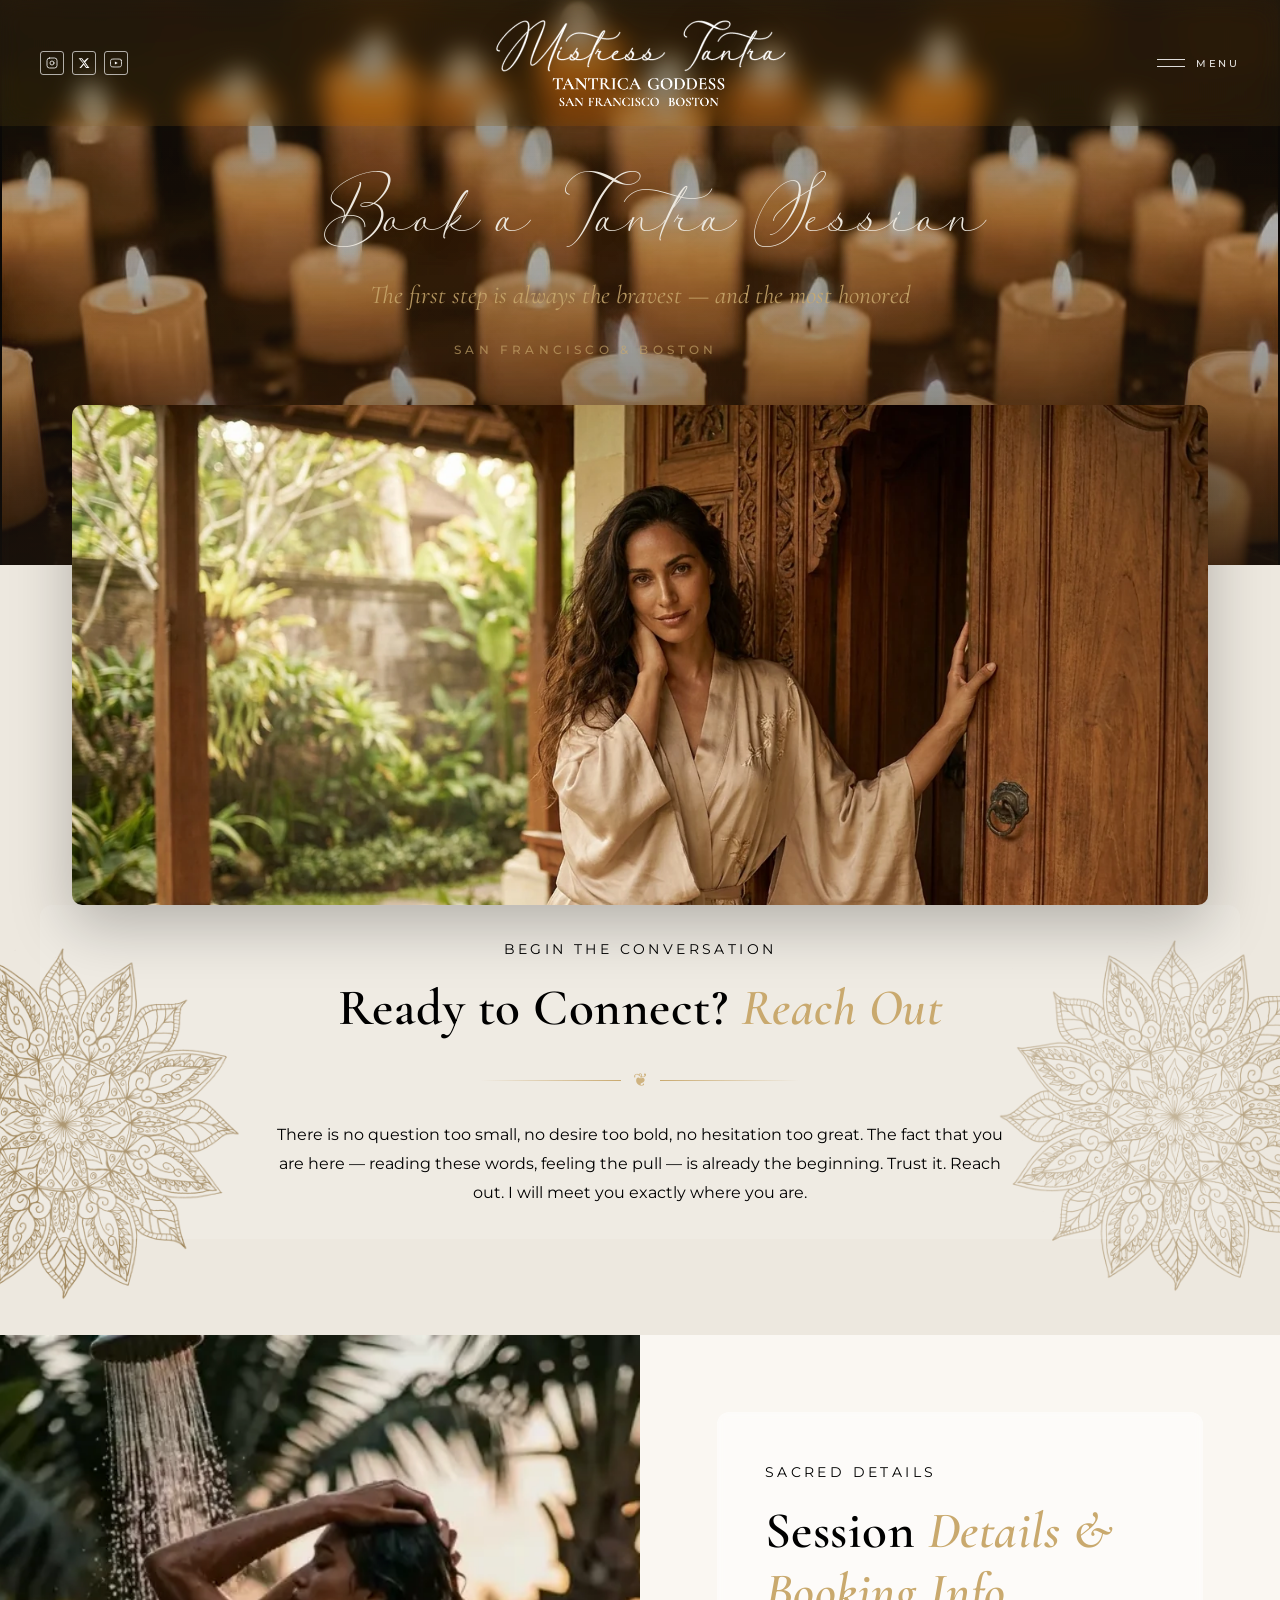
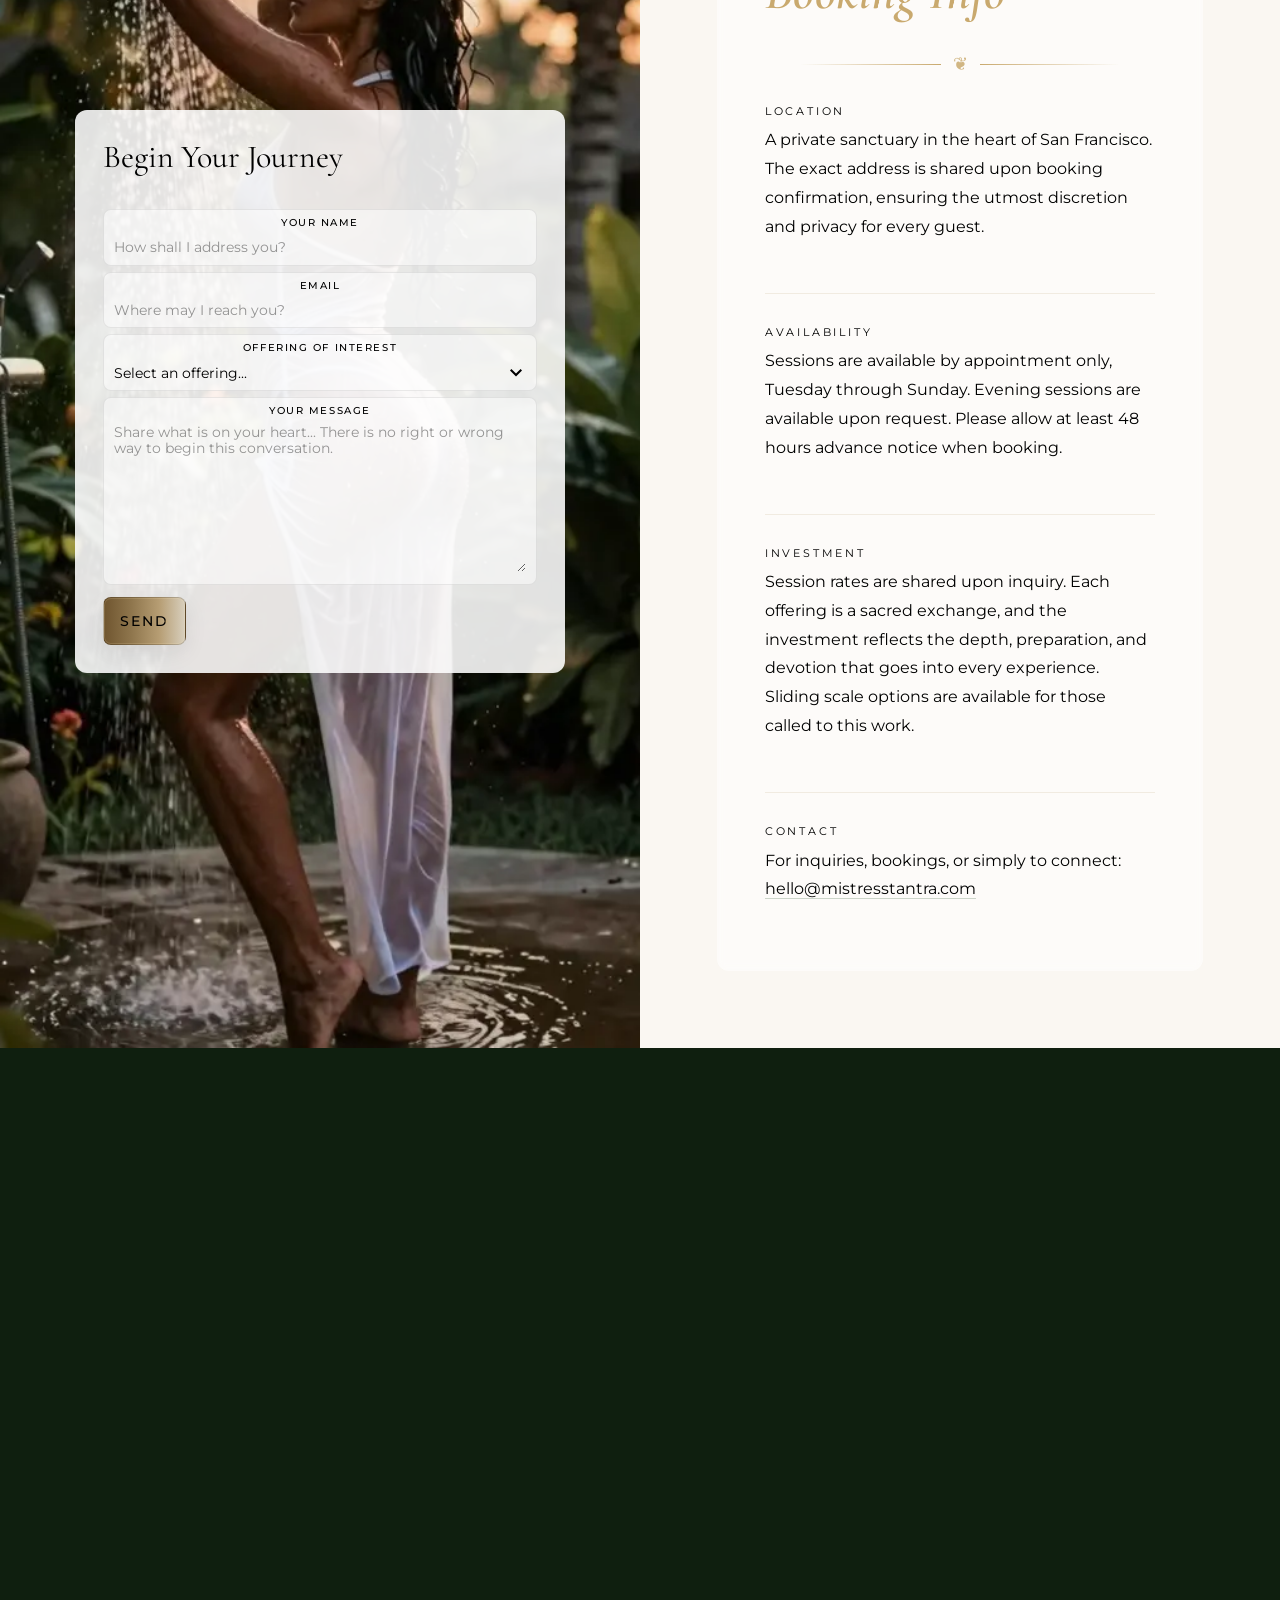
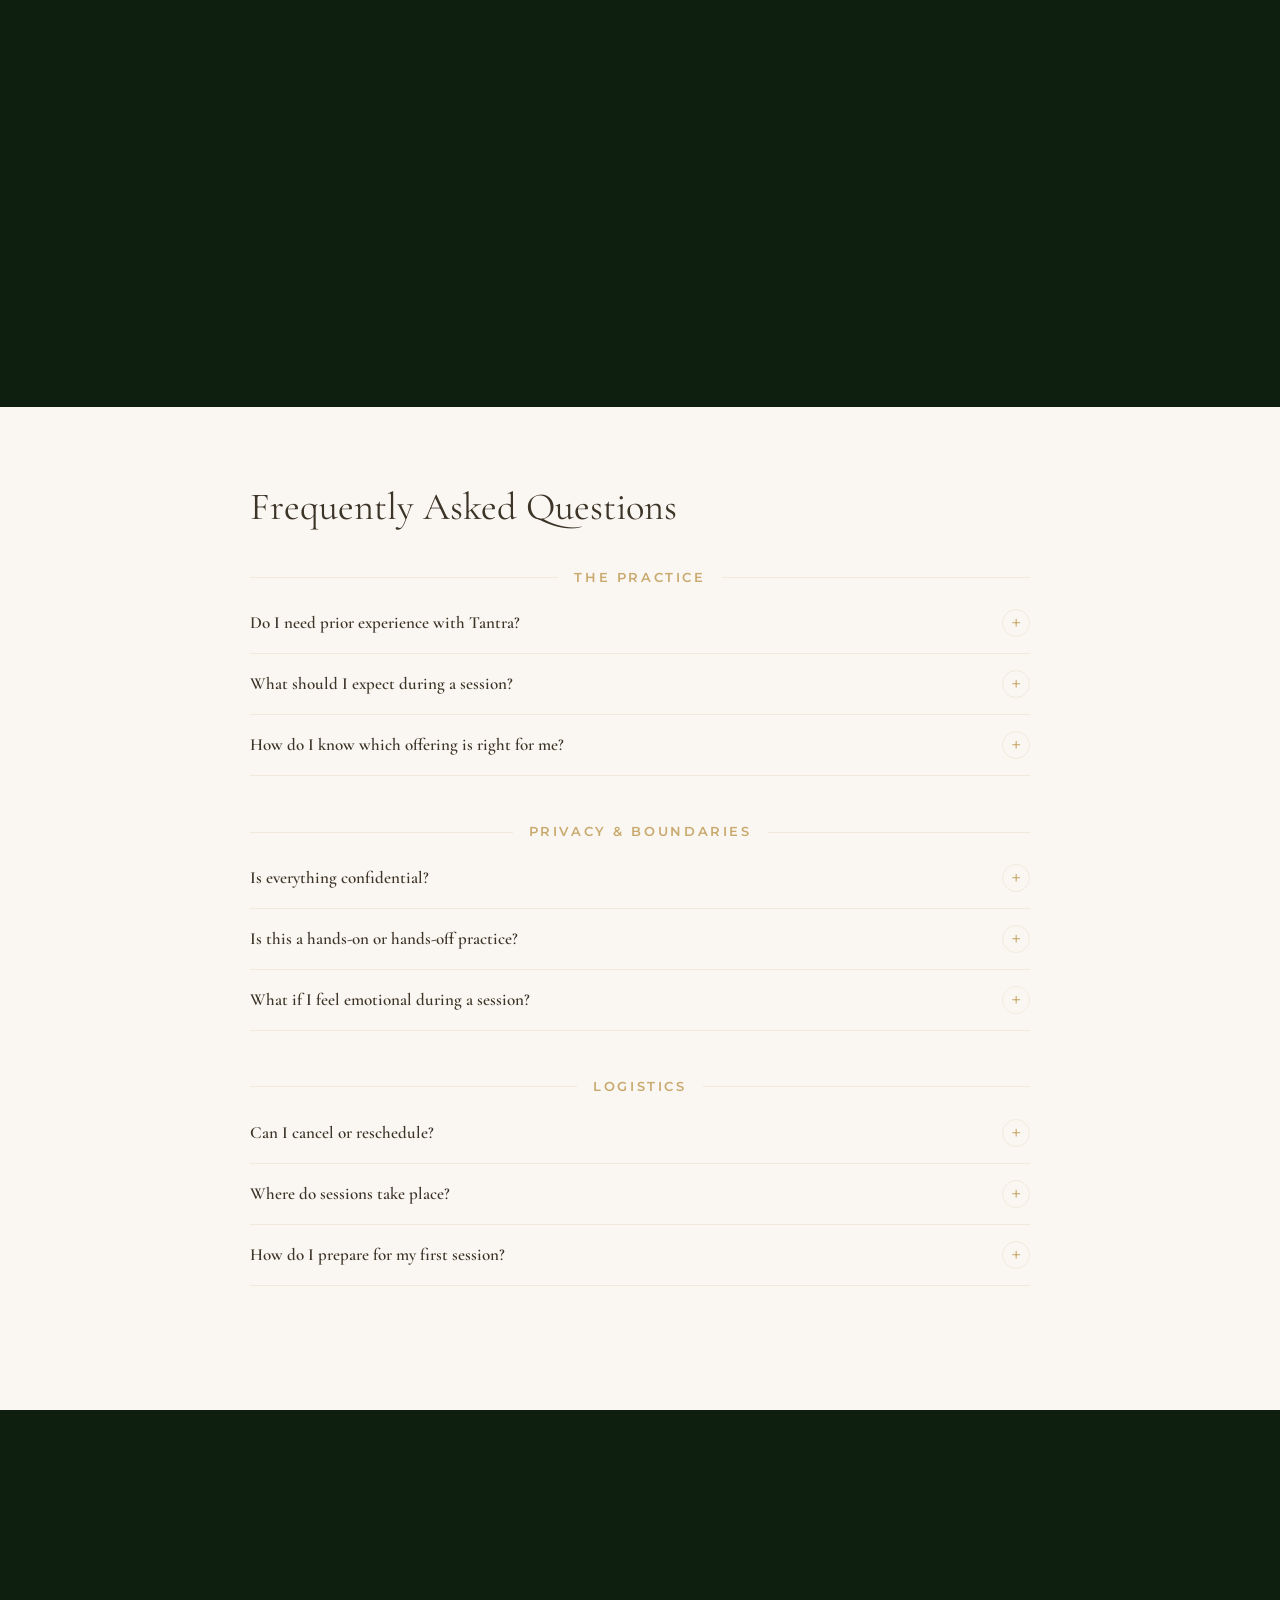
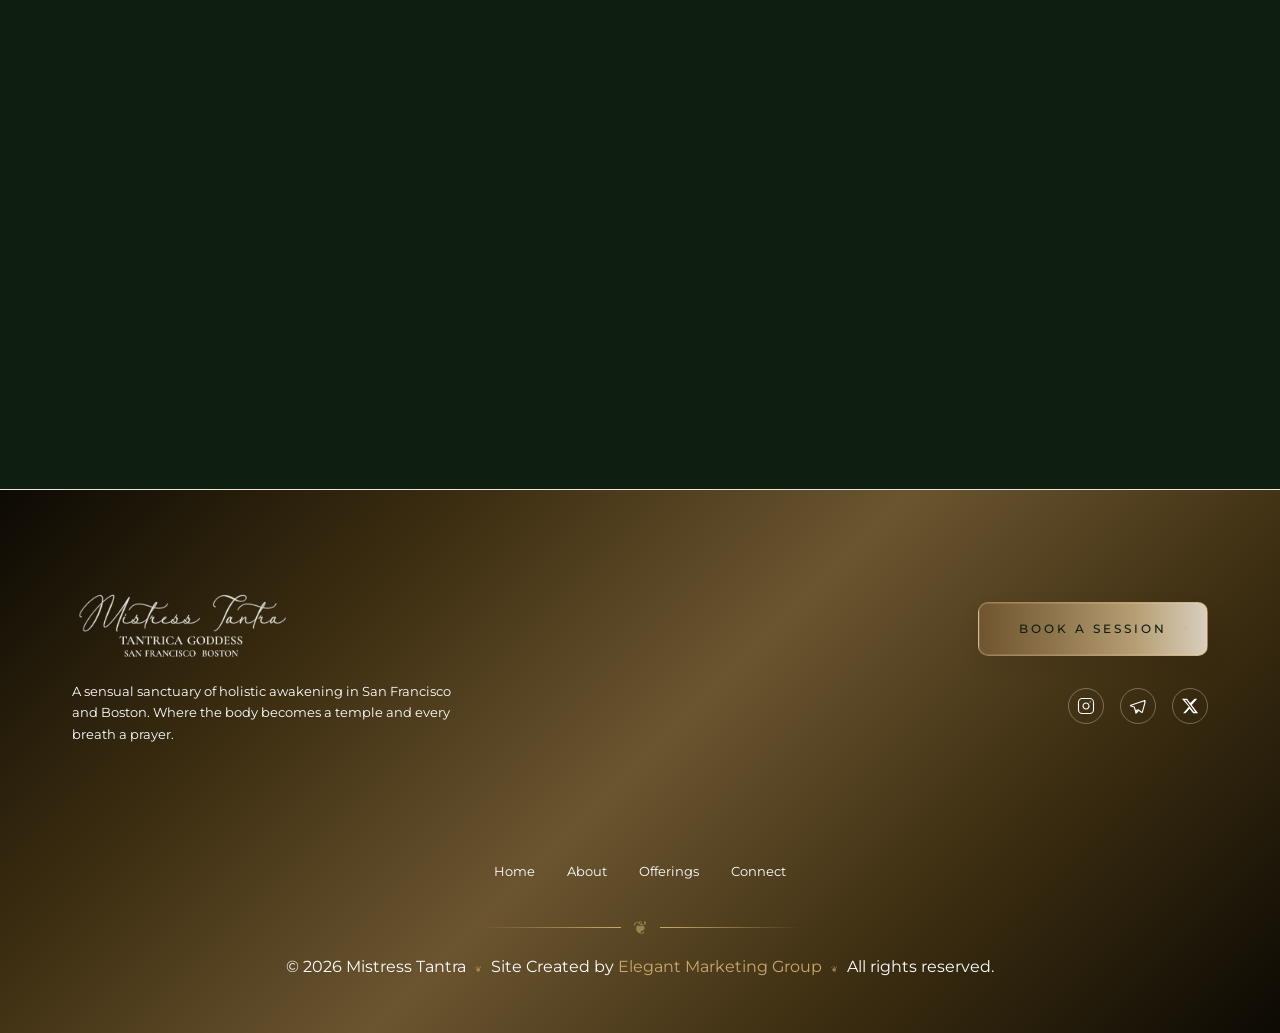
<file: connect.html>
<!DOCTYPE html>
<html lang="en">
<head>
  <meta charset="UTF-8">
  <meta name="viewport" content="width=device-width, initial-scale=1.0">
  <title>Connect — Mistress Tantra · San Francisco & Boston</title>
  <meta name="description" content="Connect with Mistress Tantra. Book a session, inquire about offerings, or reach out with questions. Your journey of sacred awakening begins here.">
  <link rel="preload" href="assets/fonts/Allonges.ttf" as="font" type="font/ttf" crossorigin="anonymous">
  <link rel="preconnect" href="https://fonts.googleapis.com">
  <link rel="preconnect" href="https://fonts.gstatic.com" crossorigin>
  <link href="https://fonts.googleapis.com/css2?family=Cormorant+Garamond:ital,wght@0,300;0,400;0,500;1,300;1,400;1,500&family=Montserrat:wght@200;300;400;500;600&display=swap" rel="stylesheet">
  <link rel="stylesheet" href="assets/css/styles.css?v=60">
  <link rel="stylesheet" href="assets/css/home.css?v=15">
  <link rel="stylesheet" href="assets/css/sacred-geometry.css?v=12">
  <link rel="stylesheet" href="assets/css/faq.css?v=4">
  <link rel="icon" href="assets/images/favicon.png" type="image/png">
  <script src="https://sites.super.myninja.ai/_assets/ninja-daytona-script.js"></script>
  <script src="assets/js/responsive-video.js"></script>
  <script src="assets/js/faq-accordion.js" defer></script>
</head>
<body>

  <div class="scroll-progress"></div>

  <!-- ═══════════════════════════════════════════════════════
       SITE-WIDE FIXED HEADER  (logo + gold bar + nav overlay)
  ═══════════════════════════════════════════════════════ -->

  <!-- Logo — fixed, centered, above header bar -->
    <!-- ═══════════════════════════════════════════════════════
       SITE-WIDE FIXED HEADER — social | logo | menu (one bar)
  ═══════════════════════════════════════════════════════ -->
  <header class="home-header" id="homeHeader">
    <div class="home-header__inner">

      <!-- COL 1: Social icons — far left -->
      <div class="home-header__social">
        <a href="#" aria-label="Instagram" class="social-icon">
          <svg width="12" height="12" viewBox="0 0 24 24" fill="none"
               stroke="white" stroke-width="1.6"
               stroke-linecap="round" stroke-linejoin="round">
            <rect x="2" y="2" width="20" height="20" rx="5" ry="5"/>
            <circle cx="12" cy="12" r="4"/>
            <circle cx="17.5" cy="6.5" r="0.5" fill="white" stroke="none"/>
          </svg>
        </a>
        <a href="#" aria-label="X" class="social-icon">
          <svg width="12" height="12" viewBox="0 0 24 24" fill="white">
            <path d="M18.244 2.25h3.308l-7.227 8.26 8.502 11.24H16.17l-4.714-6.231-5.401 6.231H2.746l7.73-8.835L1.254 2.25H8.08l4.253 5.622 5.91-5.622Zm-1.161 17.52h1.833L7.084 4.126H5.117z"/>
          </svg>
        </a>
        <a href="#" aria-label="YouTube" class="social-icon">
          <svg width="12" height="12" viewBox="0 0 24 24" fill="none"
               stroke="white" stroke-width="1.6"
               stroke-linecap="round" stroke-linejoin="round">
            <path d="M22.54 6.42a2.78 2.78 0 0 0-1.95-1.96C18.88 4 12 4 12 4s-6.88 0-8.59.46A2.78 2.78 0 0 0 1.46 6.42 29 29 0 0 0 1 12a29 29 0 0 0 .46 5.58 2.78 2.78 0 0 0 1.95 1.96C5.12 20 12 20 12 20s6.88 0 8.59-.46a2.78 2.78 0 0 0 1.95-1.96A29 29 0 0 0 23 12a29 29 0 0 0-.46-5.58z"/>
            <polygon points="9.75 15.02 15.5 12 9.75 8.98 9.75 15.02" fill="white" stroke="none"/>
          </svg>
        </a>
      </div>

      <!-- COL 2: Logo — center -->
      <div class="home-header__logo-col">
        <a href="index.html">
          <img src="assets/images/logo-hero.png"
               alt="Mistress Tantra – Tantrica Goddess"
               class="home-hero__logo">
        </a>
      </div>

      <!-- COL 3: Hamburger + MENU — far right -->
      <div class="home-header__menu-col">
        <button class="home-header__menu-btn" id="menuBtn" aria-label="Open menu">
          <div class="hamburger">
            <span></span>
            <span></span>
            <span></span>
          </div>
          <span class="menu-label">MENU</span>
        </button>
      </div>

    </div>
  </header>

  <!-- Fullscreen nav overlay -->
  <nav class="nav-overlay" id="navOverlay" aria-hidden="true">
    <button class="nav-overlay__close" id="menuClose" aria-label="Close menu">&#x2715;</button>
    <div class="nav-overlay__links">
      <a href="index.html" >Home</a>
      <a href="about.html" >About</a>
      <a href="offerings.html" >Offerings</a>
      <a href="connect.html" class="active">Connect</a>
    </div>
    <div class="nav-overlay__social">
      <a href="#" aria-label="Instagram" class="social-icon">
        <svg width="18" height="18" viewBox="0 0 24 24" fill="none"
             stroke="white" stroke-width="1.6"
             stroke-linecap="round" stroke-linejoin="round">
          <rect x="2" y="2" width="20" height="20" rx="5" ry="5"/>
          <circle cx="12" cy="12" r="4"/>
          <circle cx="17.5" cy="6.5" r="0.5" fill="white" stroke="none"/>
        </svg>
      </a>
      <a href="#" aria-label="X" class="social-icon">
        <svg width="18" height="18" viewBox="0 0 24 24" fill="white">
          <path d="M18.244 2.25h3.308l-7.227 8.26 8.502 11.24H16.17l-4.714-6.231-5.401 6.231H2.746l7.73-8.835L1.254 2.25H8.08l4.253 5.622 5.91-5.622Zm-1.161 17.52h1.833L7.084 4.126H5.117z"/>
        </svg>
      </a>
      <a href="#" aria-label="YouTube" class="social-icon">
        <svg width="18" height="18" viewBox="0 0 24 24" fill="none"
             stroke="white" stroke-width="1.6"
             stroke-linecap="round" stroke-linejoin="round">
          <path d="M22.54 6.42a2.78 2.78 0 0 0-1.95-1.96C18.88 4 12 4 12 4s-6.88 0-8.59.46A2.78 2.78 0 0 0 1.46 6.42 29 29 0 0 0 1 12a29 29 0 0 0 .46 5.58 2.78 2.78 0 0 0 1.95 1.96C5.12 20 12 20 12 20s6.88 0 8.59-.46a2.78 2.78 0 0 0 1.95-1.96A29 29 0 0 0 23 12a29 29 0 0 0-.46-5.58z"/>
          <polygon points="9.75 15.02 15.5 12 9.75 8.98 9.75 15.02" fill="white" stroke="none"/>
        </svg>
      </a>
    </div>
      <!-- Decorative mandalas along the bottom -->
    <div class="nav-overlay__mandalas" aria-hidden="true">
      <img src="assets/images/mandala-section.png" alt="" class="nav-mandala nav-mandala--top-left">
      <img src="assets/images/mandala-section.png" alt="" class="nav-mandala nav-mandala--top-right">
      <img src="assets/images/mandala-section.png" alt="" class="nav-mandala nav-mandala--mid-left">
      <img src="assets/images/mandala-section.png" alt="" class="nav-mandala nav-mandala--mid-right">
      <img src="assets/images/mandala-section.png" alt="" class="nav-mandala nav-mandala--bottom-center">
    </div>
</nav>




<!-- Hero -->
  <section id="connect" class="video-hero">
    <video autoplay muted loop playsinline data-responsive>
      <source data-src="assets/videos/{dir}/candles-hero.webm" type="video/webm">
      <source data-src="assets/videos/{dir}/candles-hero.mp4" type="video/mp4">
    </video>
    <div class="hero-overlay-dark"></div>
    <div class="hero-content">
      <h1>Book a Tantra Session</h1>
      <p class="about-subheader">The first step is always the bravest — and the most honored</p>
      <p class="location-label">SAN FRANCISCO &amp; BOSTON</p>
    </div>
  </section>

  <div class="about-overlap-image">
    <picture>
      <source media="(max-width: 480px)" srcset="assets/images/mobile/hero-connect.webp" type="image/webp">
      <source media="(max-width: 767px)" srcset="assets/images/tablet-p/hero-connect.webp" type="image/webp">
      <source media="(max-width: 1023px)" srcset="assets/images/tablet-l/hero-connect.webp" type="image/webp">
      <source srcset="assets/images/laptop/hero-connect.webp" type="image/webp">
      <img src="assets/images/hero-connect.jpg" alt="Connect with Mistress Tantra" class="">
    </picture>
  </div>

  <!-- Intro -->
  <section class="section-linen section-entrance offerings-mandala-section offerings-mandala-section-connect1">
    <div class="offerings-mandala offerings-mandala-one" aria-hidden="true">
      <img src="assets/images/mandala-section.png" alt="" class="offerings-mandala-img">
    </div>
    <div class="offerings-mandala offerings-mandala-two" aria-hidden="true">
      <img src="assets/images/mandala-section.png" alt="" class="offerings-mandala-img">
    </div>
    <div class="container text-center">
      <p class="subtitle fade-in">Begin the Conversation</p>
      <h2 class="fade-in">Ready to Connect? <em class="font-accent">Reach Out</em></h2>
      <div class="divider divider-center fade-in"><span class="divider-ornament">&#x2766;</span></div>
      <p class="container-narrow fade-in" style="color: #000000;">There is no question too small, no desire too bold, no hesitation too great. The fact that you are here — reading these words, feeling the pull — is already the beginning. Trust it. Reach out. I will meet you exactly where you are.</p>
    </div>
  </section>

  <!-- Contact Form + Details -->
  <section class="section-ivory section-entrance connect-section training-mandala-section">
    <div class="training-mandala-wrap" aria-hidden="true">
      <img src="assets/images/mandala-pillars.png" alt="" class="training-mandala-img">
    </div>
    <div class="connect-grid">
      <!-- Left column — shower image fills full width, form content boxed inside -->
      <div class="connect-form-col fade-in-left">
        <img src="assets/images/shower.webp" alt="" class="connect-form-bg" aria-hidden="true">
        <div class="connect-form-inner">
          <div class="connect-form-glass">
            <h3 class="connect-form-title">Begin Your Journey</h3>
            <form style="margin-top: var(--space-md);">
              <div class="form-group">
                <label for="name">Your Name</label>
                <input type="text" id="name" name="name" placeholder="How shall I address you?" required>
              </div>
              <div class="form-group">
                <label for="email">Email</label>
                <input type="email" id="email" name="email" placeholder="Where may I reach you?" required>
              </div>
              <div class="form-group">
                <label for="offering">Offering of Interest</label>
                <select id="offering" name="offering">
                  <option value="" disabled selected>Select an offering...</option>
                  <option value="tantric-ritual">Tantric Ritual</option>
                  <option value="sacred-intimacy">Sacred Intimacy</option>
                  <option value="breathwork">Breathwork Journey</option>
                  <option value="couples-journey">Couples Journey</option>
                  <option value="private-retreat">Private Retreat</option>
                  <option value="general">General Inquiry</option>
                </select>
              </div>
              <div class="form-group">
                <label for="message">Your Message</label>
                <textarea id="message" name="message" placeholder="Share what is on your heart... There is no right or wrong way to begin this conversation." required></textarea>
              </div>
              <button type="submit" class="btn btn-dark">Send</button>
            </form>
          </div>
        </div>
      </div>

      <!-- Right column — content boxed -->
      <div class="connect-details-col fade-in-right">
        <div class="connect-details-inner">
          <div class="connect-details-box">
            <p class="subtitle">Sacred Details</p>
            <h2>Session <em class="font-accent">Details & Booking Info</em></h2>
            <div class="divider"><span class="divider-ornament">&#x2766;</span></div>
            <div style="margin-top: var(--space-md);">
              <div style="margin-bottom: var(--space-md); padding-bottom: var(--space-md); border-bottom: 1px solid rgba(196, 168, 130, 0.2);">
                <h3 style="color: #000000; font-family: var(--font-body); font-size: 0.7rem; letter-spacing: 0.25em; text-transform: uppercase; margin-bottom: 0.5rem;">Location</h3>
                <p style="color: #000000;">A private sanctuary in the heart of San Francisco. The exact address is shared upon booking confirmation, ensuring the utmost discretion and privacy for every guest.</p>
              </div>
              <div style="margin-bottom: var(--space-md); padding-bottom: var(--space-md); border-bottom: 1px solid rgba(196, 168, 130, 0.2);">
                <h3 style="color: #000000; font-family: var(--font-body); font-size: 0.7rem; letter-spacing: 0.25em; text-transform: uppercase; margin-bottom: 0.5rem;">Availability</h3>
                <p style="color: #000000;">Sessions are available by appointment only, Tuesday through Sunday. Evening sessions are available upon request. Please allow at least 48 hours advance notice when booking.</p>
              </div>
              <div style="margin-bottom: var(--space-md); padding-bottom: var(--space-md); border-bottom: 1px solid rgba(196, 168, 130, 0.2);">
                <h3 style="color: #000000; font-family: var(--font-body); font-size: 0.7rem; letter-spacing: 0.25em; text-transform: uppercase; margin-bottom: 0.5rem;">Investment</h3>
                <p style="color: #000000;">Session rates are shared upon inquiry. Each offering is a sacred exchange, and the investment reflects the depth, preparation, and devotion that goes into every experience. Sliding scale options are available for those called to this work.</p>
              </div>
              <div>
                <h3 style="color: #000000; font-family: var(--font-body); font-size: 0.7rem; letter-spacing: 0.25em; text-transform: uppercase; margin-bottom: 0.5rem;">Contact</h3>
                <p style="color: #000000;">For inquiries, bookings, or simply to connect:<br>
                <a href="mailto:hello@mistresstantra.com" style="color: #000000; border-bottom: 1px solid rgba(90, 122, 90, 0.3);">hello@mistresstantra.com</a></p>
              </div>
            </div>
          </div>
        </div>
      </div>
    </div>
  </section>

  <!-- The Process -->
  <section class="section-dark section-entrance sacred-path-section">
    <!-- Centered mandala overlay -->
    <div class="sacred-path-mandala-wrap" aria-hidden="true">
      <img src="assets/images/mandala-pillars.png" alt="" class="sacred-path-mandala-img">
    </div>
    <!-- Background video overlay — dual video crossfade for seamless loop -->
    <video class="sacred-path-video sacred-path-video-a" autoplay muted playsinline data-responsive>
      <source data-src="assets/videos/{dir}/sacred-path-bg.webm" type="video/webm">
      <source data-src="assets/videos/{dir}/sacred-path-bg.mp4" type="video/mp4">
    </video>
    <video class="sacred-path-video sacred-path-video-b" muted playsinline data-responsive>
      <source data-src="assets/videos/{dir}/sacred-path-bg.webm" type="video/webm">
      <source data-src="assets/videos/{dir}/sacred-path-bg.mp4" type="video/mp4">
    </video>
    <div class="sacred-path-video-overlay"></div>
    <div class="container text-center" style="position:relative; z-index:2;">
      <p class="subtitle fade-in">The Sacred Path</p>
      <h2 class="fade-in" style="color: var(--linen);">How the Booking Process <em class="font-accent" style="color: var(--aman-gold);">Unfolds</em></h2>
      <div class="divider divider-center fade-in"><span class="divider-ornament">&#x2766;</span></div>
      <p class="container-narrow fade-in" style="color: var(--misty-sage); margin-bottom: var(--space-lg);">From your first inquiry to the moment you step through the temple door, every step of the process is held with intention, care, and reverence.</p>
    </div>
    <div class="container" style="position:relative; z-index:2;">
      <div class="grid-4">
        <div class="feature-item fade-in">
          <div class="feature-icon">01</div>
          <h3 style="color: var(--linen);">Step 1: Your Inquiry</h3>
          <p style="color: var(--misty-sage);">You reach out — a message, a question, a whisper of readiness. There is no pressure and no expectation. I receive every inquiry with genuine warmth and curiosity about your unique journey.</p>
        </div>
        <div class="feature-item fade-in">
          <div class="feature-icon">02</div>
          <h3 style="color: var(--linen);">Step 2: Initial Connection</h3>
          <p style="color: var(--misty-sage);">We exchange a few messages or schedule a brief call — a moment to feel into whether we are the right match. This is a mutual discernment. Trust is the foundation of everything we will build together.</p>
        </div>
        <div class="feature-item fade-in">
          <div class="feature-icon">03</div>
          <h3 style="color: var(--linen);">Step 3: Session Preparation</h3>
          <p style="color: var(--misty-sage);">Once confirmed, I send you guidance for preparing — body, mind, and spirit. How to arrive, what to wear, what to release before you walk through the door. This preparation is part of the ritual itself.</p>
        </div>
        <div class="feature-item fade-in">
          <div class="feature-icon">04</div>
          <h3 style="color: var(--linen);">Step 4: Your Session</h3>
          <p style="color: var(--misty-sage);">You arrive. You breathe. You let go. From that first moment of meeting, you are held in a space of acceptance and attention. The journey unfolds — and everything changes.</p>
        </div>
      </div>
    </div>
  </section>

  <!-- ═══ FAQ MODULE — Elegant Accordion V1.0 ═══ -->
  <div class="faq-module">

    <!-- ── Hero ── -->
    <div class="faq-hero">
      <img src="assets/images/hero-connect.jpg" alt="Mistress Tantra sanctuary entrance" class="faq-hero-img" loading="eager">
      <div class="faq-hero-overlay"></div>
      <div class="faq-hero-accent-top"></div>
      <div class="faq-hero-accent-bottom"></div>
      <div class="faq-hero-content">
        <p class="faq-hero-overline">Everything You'd Like to Know</p>
        <h2 class="faq-hero-title">
          FAQ
          <span class="faq-hero-subtitle">Questions Answered with Reverence</span>
        </h2>
        <div class="faq-hero-bar"></div>
        <p class="faq-hero-quote">The only foolish question is the one left unasked. Here, curiosity is welcomed as a doorway to truth.</p>
      </div>
    </div>

    <!-- ── Intro Strip ── -->
    <div class="faq-intro-strip">
      <p>Honest Answers &middot; Sacred Transparency &middot; Your Peace of Mind</p>
    </div>

    <!-- ── FAQ Sections ── -->
    <div class="faq-sections-wrap">
      <div class="faq-sections-inner">
        <h3 class="faq-header">Frequently Asked Questions</h3>

        <!-- Category: The Practice -->
        <div class="faq-category">
          <div class="faq-category-header">
            <div class="faq-category-line"></div>
            <h3 class="faq-category-name">The Practice</h3>
            <div class="faq-category-line"></div>
          </div>
          <div class="faq-category-items">
            <div class="faq-accordion-item">
              <button class="faq-accordion-btn" aria-expanded="false">
                <span class="faq-accordion-question">Do I need prior experience with Tantra?</span>
                <span class="faq-accordion-plus">+</span>
              </button>
              <div class="faq-accordion-answer-wrap">
                <p class="faq-accordion-answer">Not at all. Many of my clients come with no previous experience — only a sincere curiosity and a willingness to explore. Every session is tailored to your level of experience and comfort. The path meets you exactly where you are.</p>
              </div>
            </div>
            <div class="faq-accordion-item">
              <button class="faq-accordion-btn" aria-expanded="false">
                <span class="faq-accordion-question">What should I expect during a session?</span>
                <span class="faq-accordion-plus">+</span>
              </button>
              <div class="faq-accordion-answer-wrap">
                <p class="faq-accordion-answer">Every session is unique and guided by your intentions. You can expect to be welcomed, heard, and held with the utmost care. Sessions may include breathwork, guided meditation, conscious touch, energy work, and somatic inquiry. You remain in full control of your experience at all times.</p>
              </div>
            </div>
            <div class="faq-accordion-item">
              <button class="faq-accordion-btn" aria-expanded="false">
                <span class="faq-accordion-question">How do I know which offering is right for me?</span>
                <span class="faq-accordion-plus">+</span>
              </button>
              <div class="faq-accordion-answer-wrap">
                <p class="faq-accordion-answer">Trust your instinct. The offering that draws your attention, quickens your pulse, or makes you slightly nervous — that is usually the one. If you are still unsure, reach out and we can explore together which pathway best aligns with your current needs and intentions.</p>
              </div>
            </div>
          </div>
        </div>

        <!-- Category: Privacy & Boundaries -->
        <div class="faq-category">
          <div class="faq-category-header">
            <div class="faq-category-line"></div>
            <h3 class="faq-category-name">Privacy &amp; Boundaries</h3>
            <div class="faq-category-line"></div>
          </div>
          <div class="faq-category-items">
            <div class="faq-accordion-item">
              <button class="faq-accordion-btn" aria-expanded="false">
                <span class="faq-accordion-question">Is everything confidential?</span>
                <span class="faq-accordion-plus">+</span>
              </button>
              <div class="faq-accordion-answer-wrap">
                <p class="faq-accordion-answer">Absolutely and without exception. Confidentiality is not a policy — it is a sacred vow. Nothing that occurs within the temple is shared with anyone, ever. Your privacy is non-negotiable.</p>
              </div>
            </div>
            <div class="faq-accordion-item">
              <button class="faq-accordion-btn" aria-expanded="false">
                <span class="faq-accordion-question">Is this a hands-on or hands-off practice?</span>
                <span class="faq-accordion-plus">+</span>
              </button>
              <div class="faq-accordion-answer-wrap">
                <p class="faq-accordion-answer">My offerings are rooted in the ancient traditions of Tantra — a ceremonial, spiritual, and somatic practice. Sessions may include breathwork, conscious touch, and energy work as part of a holistic healing experience. This is not a conventional hands-off coaching session, nor is it a conventional hands-on bodywork modality. It is its own sacred practice, and every session is guided by your boundaries and comfort.</p>
              </div>
            </div>
            <div class="faq-accordion-item">
              <button class="faq-accordion-btn" aria-expanded="false">
                <span class="faq-accordion-question">What if I feel emotional during a session?</span>
                <span class="faq-accordion-plus">+</span>
              </button>
              <div class="faq-accordion-answer-wrap">
                <p class="faq-accordion-answer">Emotional release is a natural and welcome part of this work. Tears, laughter, trembling — all are honored here. You will never be rushed or judged. The space is held with deep compassion, and you remain in full control of your experience at every moment.</p>
              </div>
            </div>
          </div>
        </div>

        <!-- Category: Logistics -->
        <div class="faq-category">
          <div class="faq-category-header">
            <div class="faq-category-line"></div>
            <h3 class="faq-category-name">Logistics</h3>
            <div class="faq-category-line"></div>
          </div>
          <div class="faq-category-items">
            <div class="faq-accordion-item">
              <button class="faq-accordion-btn" aria-expanded="false">
                <span class="faq-accordion-question">Can I cancel or reschedule?</span>
                <span class="faq-accordion-plus">+</span>
              </button>
              <div class="faq-accordion-answer-wrap">
                <p class="faq-accordion-answer">Yes. Life happens, and the body sometimes needs different things than the mind planned. I ask for at least 24 hours notice for any changes. Cancellations within 24 hours may be subject to a rescheduling fee, but this is always handled with compassion and understanding.</p>
              </div>
            </div>
            <div class="faq-accordion-item">
              <button class="faq-accordion-btn" aria-expanded="false">
                <span class="faq-accordion-question">Where do sessions take place?</span>
                <span class="faq-accordion-plus">+</span>
              </button>
              <div class="faq-accordion-answer-wrap">
                <p class="faq-accordion-answer">Sessions are held in a private sanctuary in the heart of San Francisco. The exact address is shared upon booking confirmation, ensuring the utmost discretion and privacy for every guest. Select offerings may also be available in Boston — inquire for details.</p>
              </div>
            </div>
            <div class="faq-accordion-item">
              <button class="faq-accordion-btn" aria-expanded="false">
                <span class="faq-accordion-question">How do I prepare for my first session?</span>
                <span class="faq-accordion-plus">+</span>
              </button>
              <div class="faq-accordion-answer-wrap">
                <p class="faq-accordion-answer">Once your session is confirmed, you will receive guidance for preparing — body, mind, and spirit. This may include suggestions for what to wear, what to eat or avoid beforehand, and a simple meditation to set your intention. This preparation is part of the ritual itself.</p>
              </div>
            </div>
          </div>
        </div>

        <!-- ── Bottom CTA ── -->
        <div class="faq-cta">
          <div class="faq-cta-bg"></div>
          <p class="faq-cta-overline">Still Curious?</p>
          <h3 class="faq-cta-heading">
            Let's talk. I'd love
            <br>
            <span class="faq-cta-heading-accent">to hear from you.</span>
          </h3>
          <div class="faq-cta-bar"></div>
          <a href="mailto:hello@mistresstantra.com" class="faq-cta-btn">Reach Out</a>
        </div>

      </div>
    </div>

  </div>
  <!-- ═══ END FAQ MODULE ═══ -->

  <!-- CTA -->
  <section class="section-dark section-entrance connect-cta-section" style="padding: var(--space-xxl) 0;">
    <!-- Centered mandala overlay -->
    <div class="connect-cta-mandala-wrap" aria-hidden="true">
      <img src="assets/images/mandala-pillars.png" alt="" class="connect-cta-mandala-img">
    </div>
    <div class="container text-center">
      <p class="subtitle fade-in">You've Read This Far</p>
      <h2 class="fade-in" style="color: var(--linen); font-size: clamp(2rem, 4vw, 3.2rem);">Ready to Book Your <em class="font-accent" style="color: var(--aman-gold);">Tantric Session?</em></h2>
      <div class="divider divider-center fade-in"><span class="divider-ornament">&#x2766;</span></div>
      <p class="container-narrow fade-in" style="color: var(--misty-sage); margin-bottom: var(--space-lg);">The longest journeys begin with the smallest gestures. A message, a question, a single breath of courage. I am here. The temple is open. You need only knock.</p>
      <a href="mailto:hello@mistresstantra.com" class="btn btn-primary fade-in">hello@mistresstantra.com</a>
    </div>
  </section>

  <!-- Footer -->
  <footer class="footer">
    <div class="footer-bg" aria-hidden="true"></div>
    <div class="container">
      <div class="footer-top">
        <div class="footer-brand">
          <img src="assets/images/logo-hero.png" alt="Mistress Tantra – Tantrica Goddess San Francisco & Boston" class="footer-logo">
          <p>A sensual sanctuary of holistic awakening in San Francisco and Boston. Where the body becomes a temple and every breath a prayer.</p>
        </div>
        <div class="footer-actions">
          <a href="connect.html" class="btn btn-primary footer-cta">Book a Session</a>
          <div class="footer-social">
            <a href="#" aria-label="Instagram"><svg width="18" height="18" viewBox="0 0 24 24" fill="none" stroke="currentColor" stroke-width="1.5" stroke-linecap="round" stroke-linejoin="round"><rect x="2" y="2" width="20" height="20" rx="5" ry="5"/><path d="M16 11.37A4 4 0 1 1 12.63 8 4 4 0 0 1 16 11.37z"/><line x1="17.5" y1="6.5" x2="17.51" y2="6.5"/></svg></a>
            <a href="#" aria-label="Telegram"><svg width="18" height="18" viewBox="0 0 24 24" fill="none" stroke="currentColor" stroke-width="1.5" stroke-linecap="round" stroke-linejoin="round"><path d="M21.2 4.6L2.4 11.1c-.7.3-.7.8.1 1l4.5 1.3 1.7 5.3c.2.6.5.7.9.4l2.5-2.1 4.6 3.4c.6.3 1 .2 1.2-.5l3.5-13.2c.2-.8-.3-1.2-1.2-.9z"/><path d="M9.6 17.4l-.6 3.6c-.1.5.2.6.5.3l2.3-2.1"/></svg></a>
            <a href="#" aria-label="X"><svg width="18" height="18" viewBox="0 0 24 24" fill="currentColor"><path d="M18.244 2.25h3.308l-7.227 8.26 8.502 11.24H16.17l-4.714-6.231-5.401 6.231H2.746l7.73-8.835L1.254 2.25H8.08l4.253 5.622 5.91-5.622Zm-1.161 17.52h1.833L7.084 4.126H5.117z"/></svg></a>
          </div>
        </div>
      </div>
      <div class="footer-nav-wrapper">
        <button class="footer-hamburger" id="footerHamburger" aria-label="Open menu">
          <span></span><span></span><span></span>
        </button>
        <nav class="footer-nav" id="footerNav">
          <a href="index.html">Home</a>
          <a href="about.html">About</a>
          <a href="offerings.html">Offerings</a>
          <a href="connect.html">Connect</a>
        </nav>
      </div>
      <div class="footer-divider divider divider-center" aria-hidden="true"><span class="divider-ornament">&#x2766;</span></div>
      <div class="footer-bottom">
        <p>&copy; 2026 Mistress Tantra <span class="footer-sep">&#x2766;</span> Site Created by <a href="https://www.elegantmarketinggroup.com" target="_blank" rel="noopener noreferrer">Elegant Marketing Group</a> <span class="footer-sep">&#x2766;</span> All rights reserved.</p>
      </div>
    </div>
  </footer>

  <div class="back-to-top">↑</div>
  <script src="assets/js/main.js?v=2"></script>
  <script src="assets/js/home.js?v=2"></script>

  <!-- Sacred Path video crossfade loop -->
  <script>
  (function() {
    const vidA = document.querySelector('.sacred-path-video-a');
    const vidB = document.querySelector('.sacred-path-video-b');
    if (!vidA || !vidB) return;

    let current = 'a';
    const FADE_MS = 1500; // matches CSS transition duration

    function startCrossfade() {
      const outgoing = current === 'a' ? vidA : vidB;
      const incoming = current === 'a' ? vidB : vidA;

      // Start incoming video from beginning
      incoming.currentTime = 0;
      incoming.play();

      // Fade in incoming, fade out outgoing
      incoming.classList.add('crossfade-active');
      outgoing.classList.remove('crossfade-active');
      outgoing.classList.add('crossfade-out');

      // After fade completes, fully hide outgoing and reset
      setTimeout(function() {
        outgoing.classList.remove('crossfade-out');
        outgoing.pause();
        current = current === 'a' ? 'b' : 'a';
      }, FADE_MS + 200);
    }

    // When the playing video ends, trigger crossfade
    vidA.addEventListener('ended', startCrossfade);
    vidB.addEventListener('ended', startCrossfade);

    // Kick off: show video A
    vidA.classList.add('crossfade-active');
  })();
  </script>
</body>
</html>
</file>
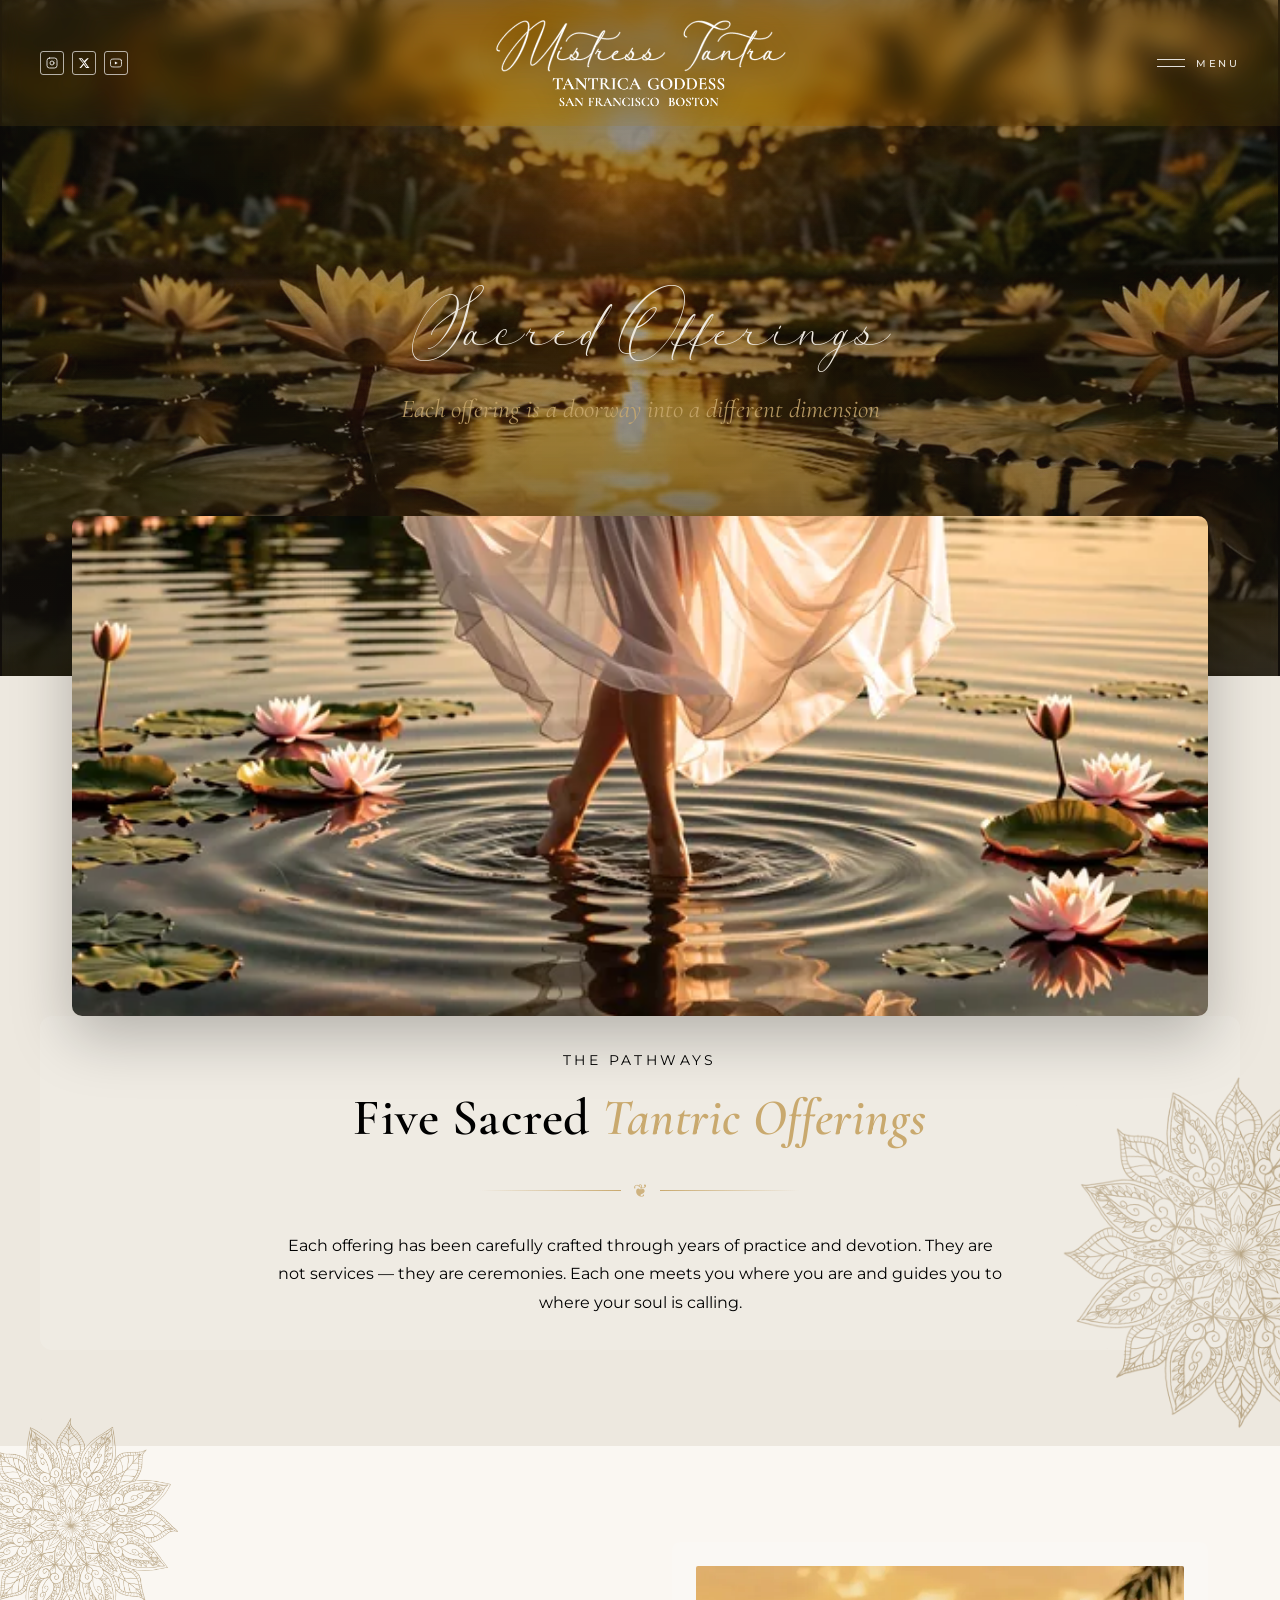
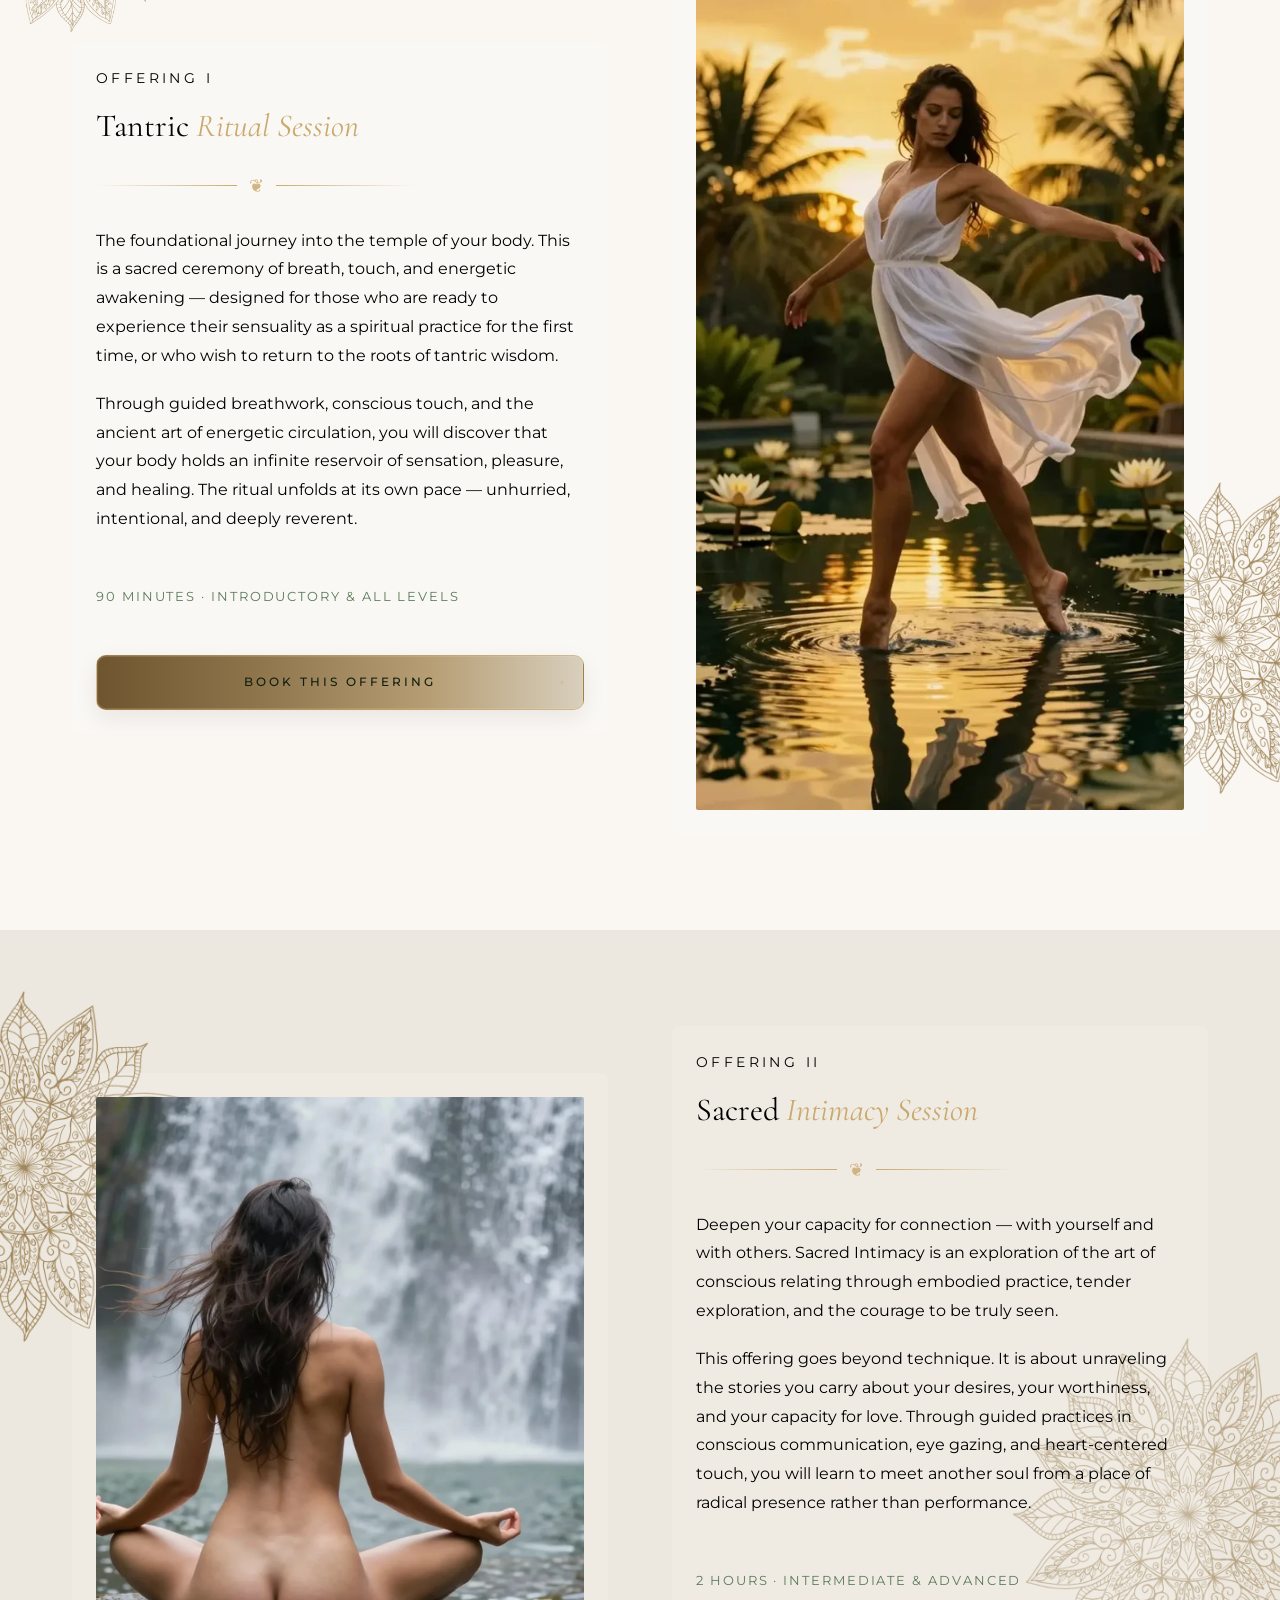
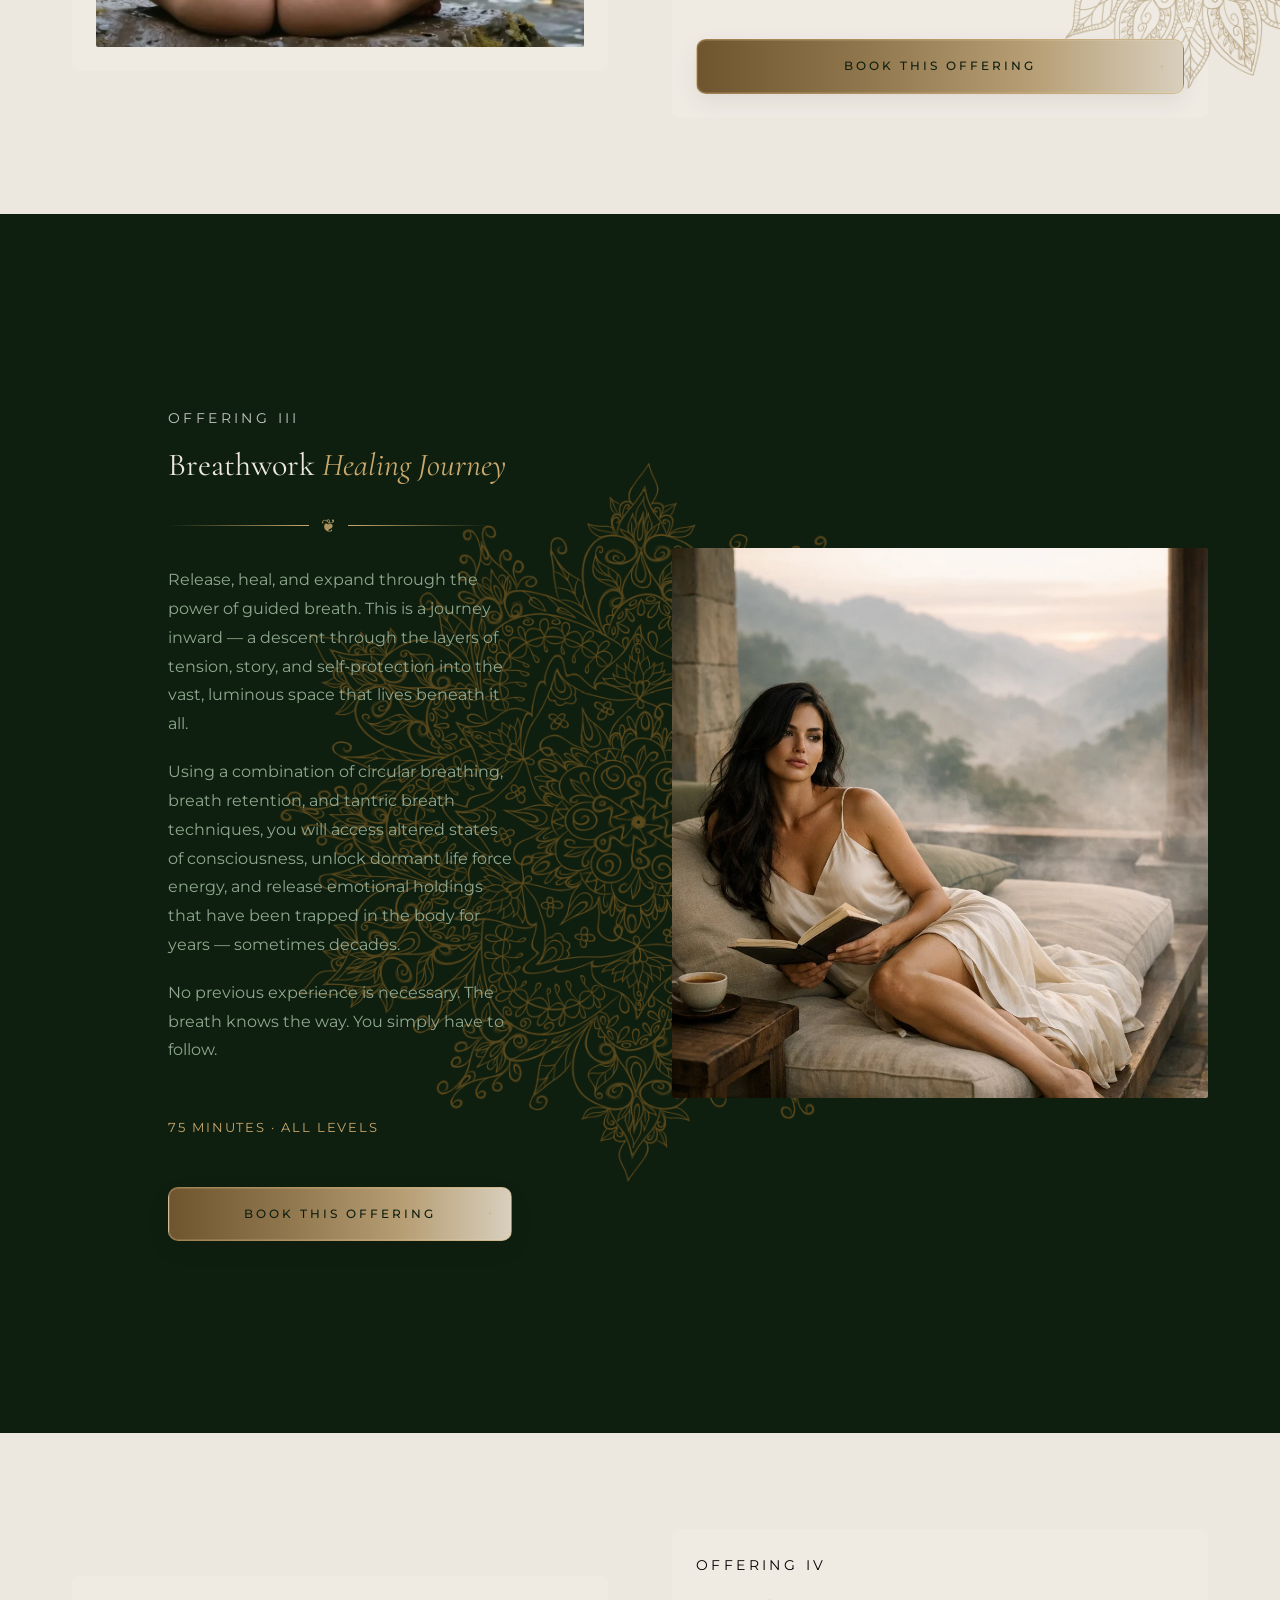
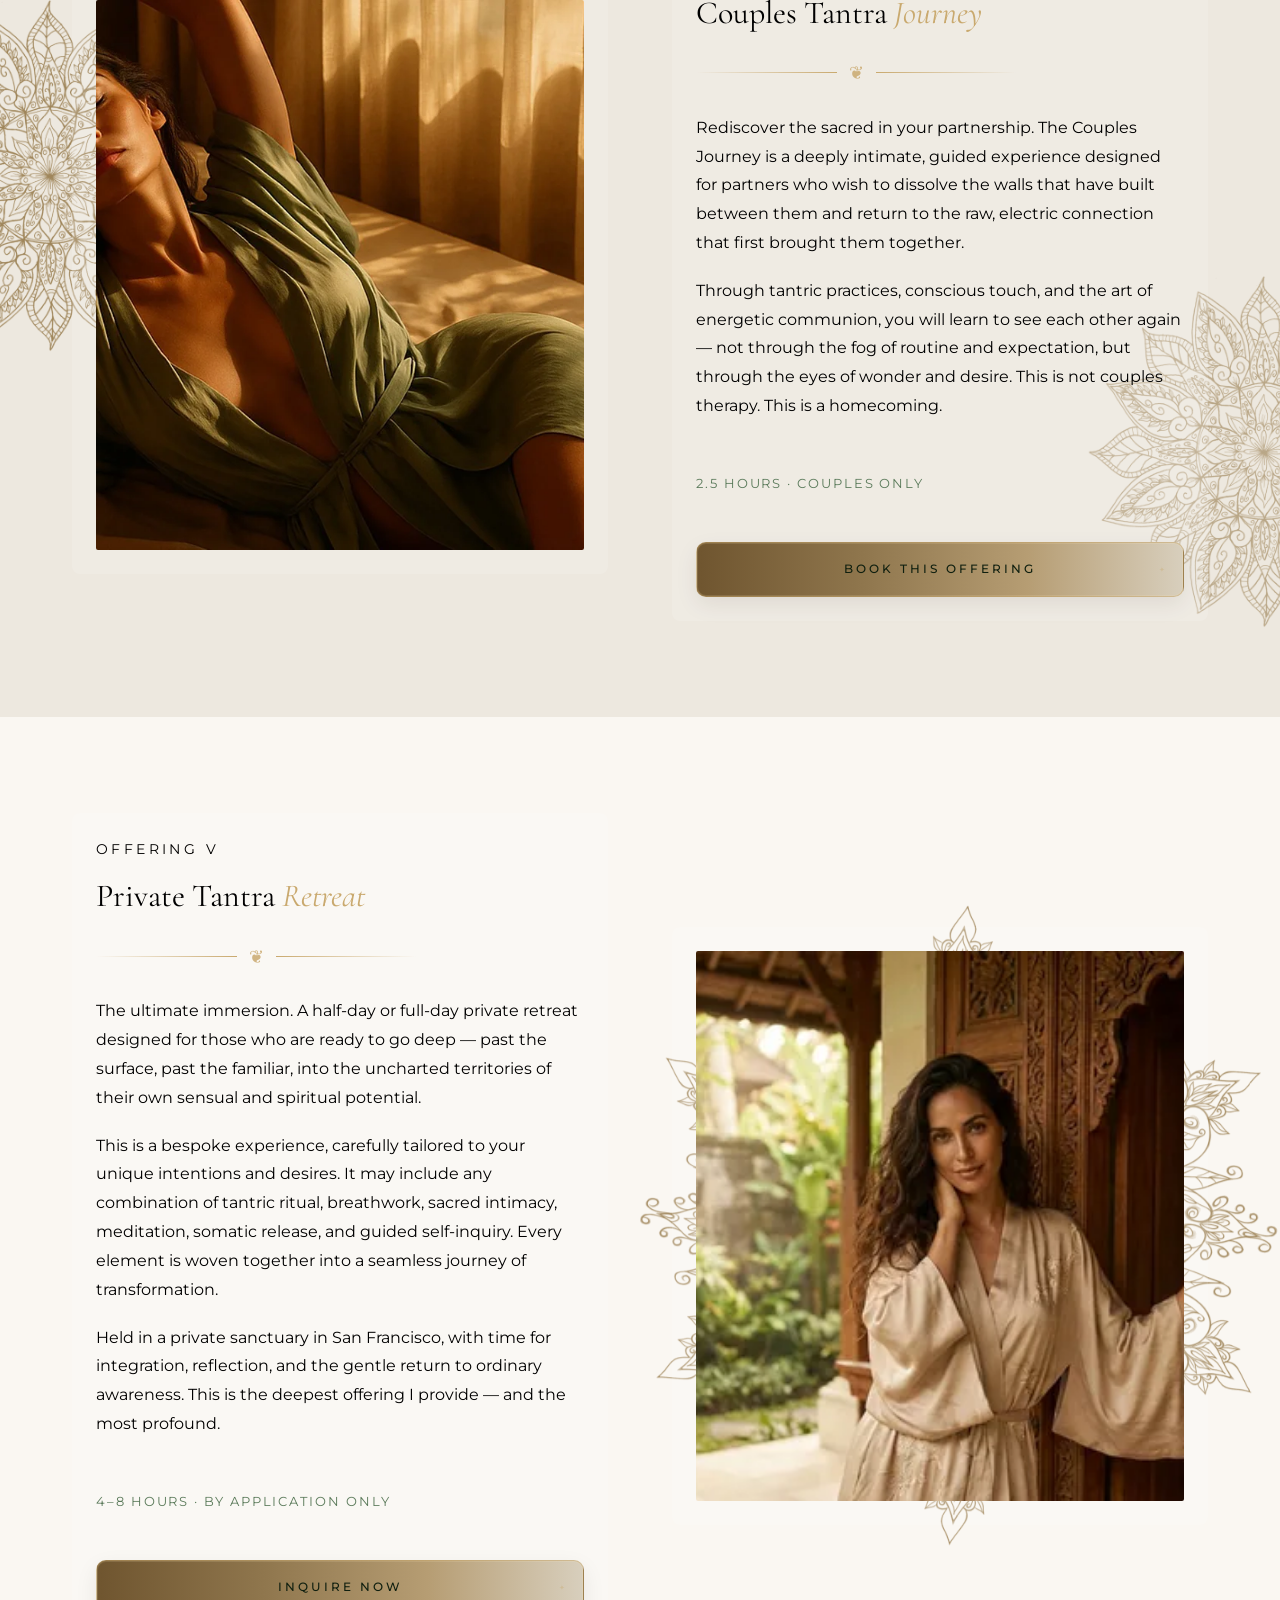
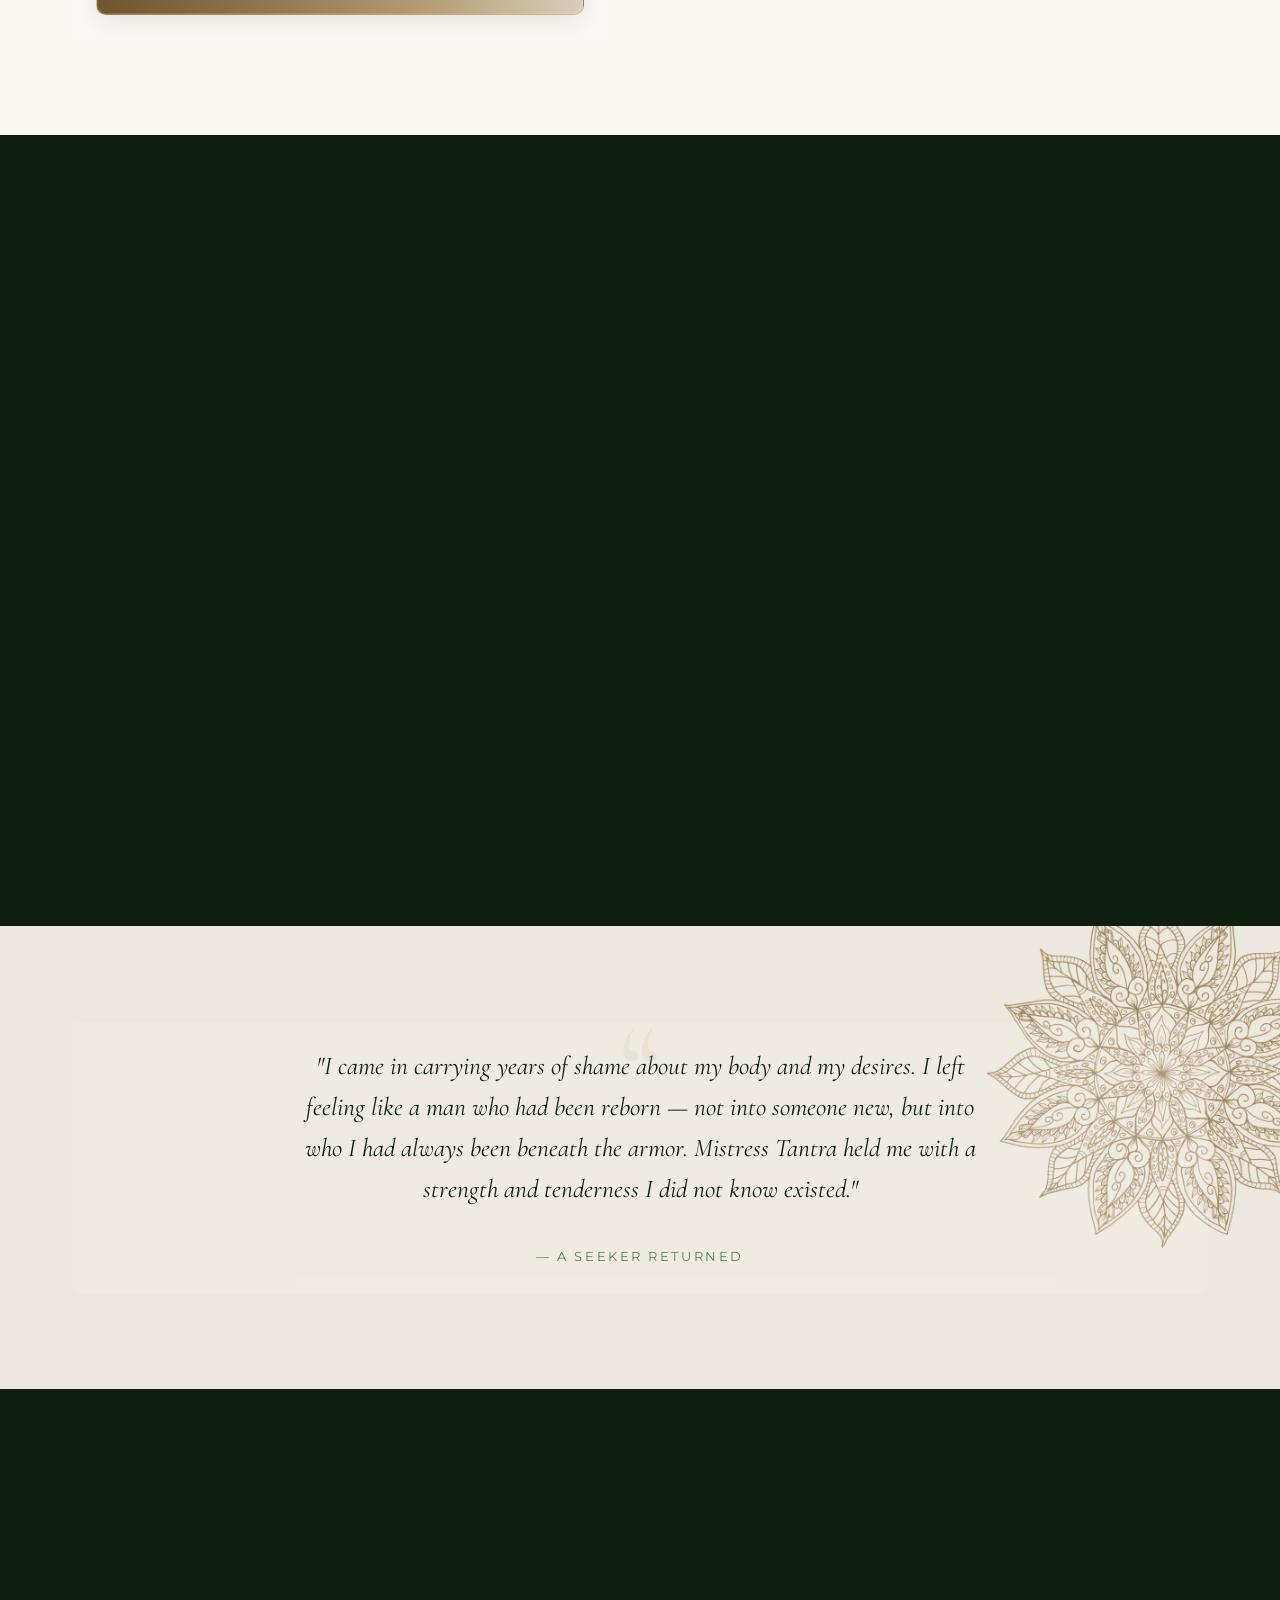
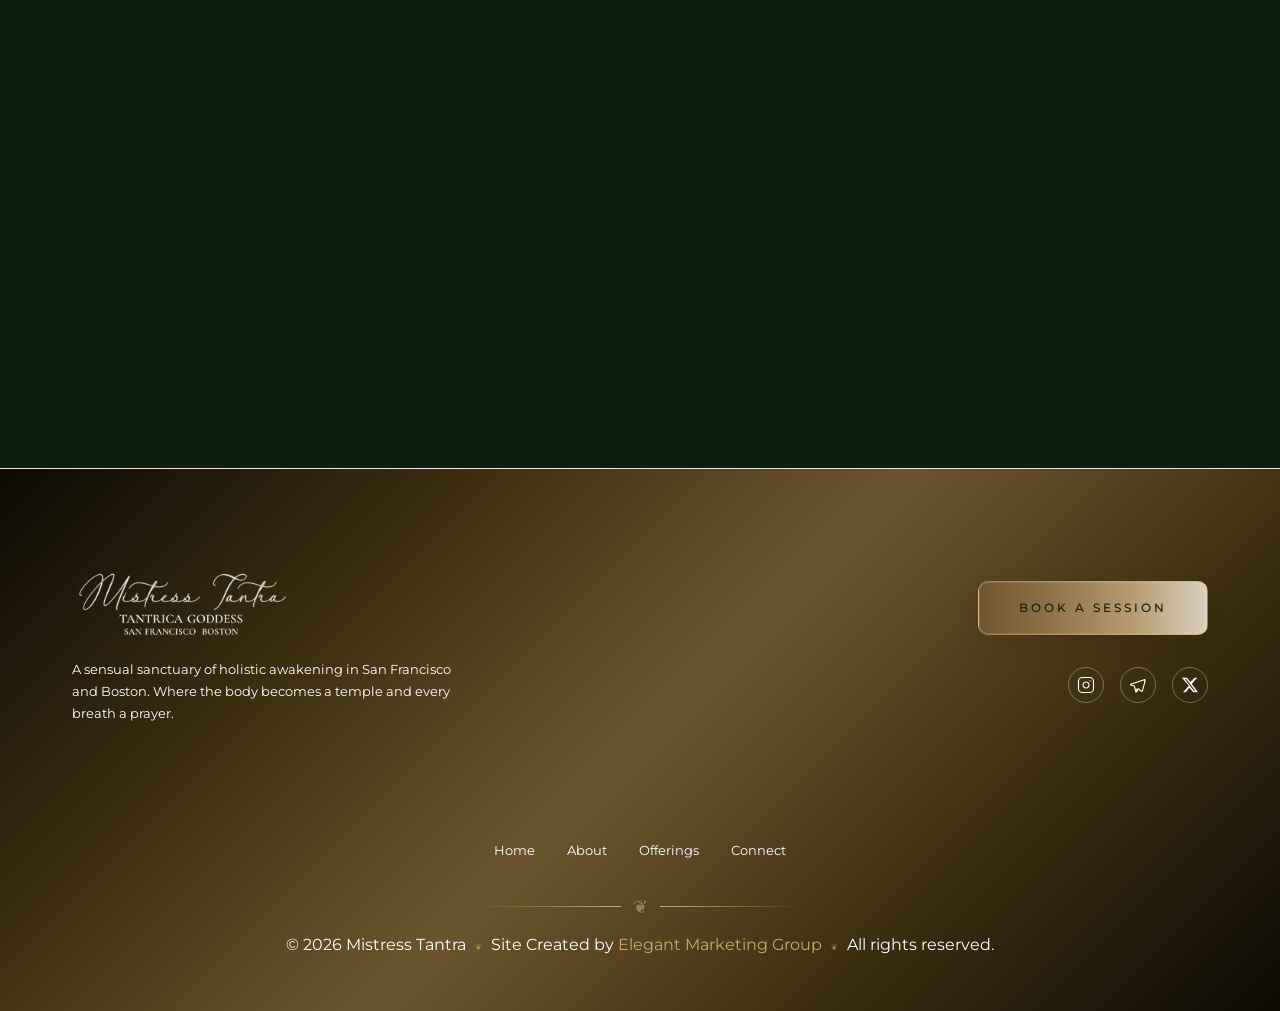
<file: offerings.html>
<!DOCTYPE html>
<html lang="en">
<head>
  <meta charset="UTF-8">
  <meta name="viewport" content="width=device-width, initial-scale=1.0">
  <title>Offerings — Mistress Tantra · San Francisco</title>
  <meta name="description" content="Explore the sacred offerings of Mistress Tantra — Tantric Ritual, Sacred Intimacy, Breathwork, Couples Journey, and Private Retreat in San Francisco.">
  <link rel="preload" href="assets/fonts/Allonges.ttf" as="font" type="font/ttf" crossorigin="anonymous">
  <link rel="preconnect" href="https://fonts.googleapis.com">
  <link rel="preconnect" href="https://fonts.gstatic.com" crossorigin>
  <link href="https://fonts.googleapis.com/css2?family=Cormorant+Garamond:ital,wght@0,300;0,400;0,500;1,300;1,400;1,500&family=Montserrat:wght@200;300;400;500;600&display=swap" rel="stylesheet">
  <link rel="stylesheet" href="assets/css/styles.css?v=60">
  <link rel="stylesheet" href="assets/css/home.css?v=15">
  <link rel="stylesheet" href="assets/css/sacred-geometry.css?v=12">
  <link rel="icon" href="assets/images/favicon.png" type="image/png">
  <script src="https://sites.super.myninja.ai/_assets/ninja-daytona-script.js"></script>
  <script src="assets/js/responsive-video.js"></script>
</head>
<body>

  <div class="scroll-progress"></div>

  <!-- ═══════════════════════════════════════════════════════
       SITE-WIDE FIXED HEADER  (logo + gold bar + nav overlay)
  ═══════════════════════════════════════════════════════ -->

  <!-- Logo — fixed, centered, above header bar -->
    <!-- ═══════════════════════════════════════════════════════
       SITE-WIDE FIXED HEADER — social | logo | menu (one bar)
  ═══════════════════════════════════════════════════════ -->
  <header class="home-header" id="homeHeader">
    <div class="home-header__inner">

      <!-- COL 1: Social icons — far left -->
      <div class="home-header__social">
        <a href="#" aria-label="Instagram" class="social-icon">
          <svg width="12" height="12" viewBox="0 0 24 24" fill="none"
               stroke="white" stroke-width="1.6"
               stroke-linecap="round" stroke-linejoin="round">
            <rect x="2" y="2" width="20" height="20" rx="5" ry="5"/>
            <circle cx="12" cy="12" r="4"/>
            <circle cx="17.5" cy="6.5" r="0.5" fill="white" stroke="none"/>
          </svg>
        </a>
        <a href="#" aria-label="X" class="social-icon">
          <svg width="12" height="12" viewBox="0 0 24 24" fill="white">
            <path d="M18.244 2.25h3.308l-7.227 8.26 8.502 11.24H16.17l-4.714-6.231-5.401 6.231H2.746l7.73-8.835L1.254 2.25H8.08l4.253 5.622 5.91-5.622Zm-1.161 17.52h1.833L7.084 4.126H5.117z"/>
          </svg>
        </a>
        <a href="#" aria-label="YouTube" class="social-icon">
          <svg width="12" height="12" viewBox="0 0 24 24" fill="none"
               stroke="white" stroke-width="1.6"
               stroke-linecap="round" stroke-linejoin="round">
            <path d="M22.54 6.42a2.78 2.78 0 0 0-1.95-1.96C18.88 4 12 4 12 4s-6.88 0-8.59.46A2.78 2.78 0 0 0 1.46 6.42 29 29 0 0 0 1 12a29 29 0 0 0 .46 5.58 2.78 2.78 0 0 0 1.95 1.96C5.12 20 12 20 12 20s6.88 0 8.59-.46a2.78 2.78 0 0 0 1.95-1.96A29 29 0 0 0 23 12a29 29 0 0 0-.46-5.58z"/>
            <polygon points="9.75 15.02 15.5 12 9.75 8.98 9.75 15.02" fill="white" stroke="none"/>
          </svg>
        </a>
      </div>

      <!-- COL 2: Logo — center -->
      <div class="home-header__logo-col">
        <a href="index.html">
          <img src="assets/images/logo-hero.png"
               alt="Mistress Tantra – Tantrica Goddess"
               class="home-hero__logo">
        </a>
      </div>

      <!-- COL 3: Hamburger + MENU — far right -->
      <div class="home-header__menu-col">
        <button class="home-header__menu-btn" id="menuBtn" aria-label="Open menu">
          <div class="hamburger">
            <span></span>
            <span></span>
            <span></span>
          </div>
          <span class="menu-label">MENU</span>
        </button>
      </div>

    </div>
  </header>

  <!-- Fullscreen nav overlay -->
  <nav class="nav-overlay" id="navOverlay" aria-hidden="true">
    <button class="nav-overlay__close" id="menuClose" aria-label="Close menu">&#x2715;</button>
    <div class="nav-overlay__links">
      <a href="index.html" >Home</a>
      <a href="about.html" >About</a>
      <a href="offerings.html" class="active">Offerings</a>
      <a href="connect.html" >Connect</a>
    </div>
    <div class="nav-overlay__social">
      <a href="#" aria-label="Instagram" class="social-icon">
        <svg width="18" height="18" viewBox="0 0 24 24" fill="none"
             stroke="white" stroke-width="1.6"
             stroke-linecap="round" stroke-linejoin="round">
          <rect x="2" y="2" width="20" height="20" rx="5" ry="5"/>
          <circle cx="12" cy="12" r="4"/>
          <circle cx="17.5" cy="6.5" r="0.5" fill="white" stroke="none"/>
        </svg>
      </a>
      <a href="#" aria-label="X" class="social-icon">
        <svg width="18" height="18" viewBox="0 0 24 24" fill="white">
          <path d="M18.244 2.25h3.308l-7.227 8.26 8.502 11.24H16.17l-4.714-6.231-5.401 6.231H2.746l7.73-8.835L1.254 2.25H8.08l4.253 5.622 5.91-5.622Zm-1.161 17.52h1.833L7.084 4.126H5.117z"/>
        </svg>
      </a>
      <a href="#" aria-label="YouTube" class="social-icon">
        <svg width="18" height="18" viewBox="0 0 24 24" fill="none"
             stroke="white" stroke-width="1.6"
             stroke-linecap="round" stroke-linejoin="round">
          <path d="M22.54 6.42a2.78 2.78 0 0 0-1.95-1.96C18.88 4 12 4 12 4s-6.88 0-8.59.46A2.78 2.78 0 0 0 1.46 6.42 29 29 0 0 0 1 12a29 29 0 0 0 .46 5.58 2.78 2.78 0 0 0 1.95 1.96C5.12 20 12 20 12 20s6.88 0 8.59-.46a2.78 2.78 0 0 0 1.95-1.96A29 29 0 0 0 23 12a29 29 0 0 0-.46-5.58z"/>
          <polygon points="9.75 15.02 15.5 12 9.75 8.98 9.75 15.02" fill="white" stroke="none"/>
        </svg>
      </a>
    </div>
      <!-- Decorative mandalas along the bottom -->
    <div class="nav-overlay__mandalas" aria-hidden="true">
      <img src="assets/images/mandala-section.png" alt="" class="nav-mandala nav-mandala--top-left">
      <img src="assets/images/mandala-section.png" alt="" class="nav-mandala nav-mandala--top-right">
      <img src="assets/images/mandala-section.png" alt="" class="nav-mandala nav-mandala--mid-left">
      <img src="assets/images/mandala-section.png" alt="" class="nav-mandala nav-mandala--mid-right">
      <img src="assets/images/mandala-section.png" alt="" class="nav-mandala nav-mandala--bottom-center">
    </div>
</nav>




<!-- Hero -->
  <section id="offerings" class="video-hero video-hero-tall">
    <video autoplay muted loop playsinline data-responsive>
      <source data-src="assets/videos/{dir}/lotus-pond-hero.webm" type="video/webm">
      <source data-src="assets/videos/{dir}/lotus-pond-hero.mp4" type="video/mp4">
    </video>
    <div class="hero-overlay-dark"></div>
    <div class="hero-content">
      <h1>Sacred Offerings</h1>
      <p class="about-subheader">Each offering is a doorway into a different dimension</p>
    </div>
  </section>

  <div class="about-overlap-image overlap-immediate">
    <picture>
      <source media="(max-width: 480px)" srcset="assets/images/mobile/offerings-hero.webp" type="image/webp">
      <source media="(max-width: 767px)" srcset="assets/images/tablet-p/offerings-hero.webp" type="image/webp">
      <source media="(max-width: 1023px)" srcset="assets/images/tablet-l/offerings-hero.webp" type="image/webp">
      <source srcset="assets/images/laptop/offerings-hero.webp" type="image/webp">
      <img src="assets/images/offerings-hero.webp" alt="Sacred offerings of Mistress Tantra" class="visible">
    </picture>
  </div>

  <!-- Offerings Introduction -->
  <section class="section-linen section-entrance offerings-mandala-section offerings-mandala-section-alt1">
    <div class="offerings-mandala offerings-mandala-one" aria-hidden="true">
      <img src="assets/images/mandala-section.png" alt="" class="offerings-mandala-img">
    </div>
    <div class="offerings-mandala offerings-mandala-two" aria-hidden="true">
      <img src="assets/images/mandala-section.png" alt="" class="offerings-mandala-img">
    </div>
    <div class="container text-center">
      <p class="subtitle fade-in">The Pathways</p>
      <h2 class="fade-in">Five Sacred <em class="font-accent">Tantric Offerings</em></h2>
      <div class="divider divider-center fade-in"><span class="divider-ornament">&#x2766;</span></div>
      <p class="container-narrow fade-in" style="color: #000000;">Each offering has been carefully crafted through years of practice and devotion. They are not services — they are ceremonies. Each one meets you where you are and guides you to where your soul is calling.</p>
    </div>
  </section>

  <!-- Offering 1: Tantric Ritual -->
  <section class="section-ivory section-entrance section-intro-sacred" id="offeringsRitualSection">
    <div class="sacred-mandala-wrap" id="offeringsRitualMandala">
      <img src="assets/images/mandala-section.png" alt="" class="sacred-mandala-img" aria-hidden="true">
    </div>
    <div class="sacred-mandala-wrap-sm" id="offeringsRitualMandalaSmall">
      <img src="assets/images/mandala-section.png" alt="" class="sacred-mandala-img sacred-mandala-img-sm" aria-hidden="true">
    </div>
    <!-- Sacred starburst — radiant ray canvas -->
    <canvas class="sacred-starburst" id="offeringsRitualStarburst" aria-hidden="true"></canvas>
    <div class="container">
      <div class="grid-2">
        <div class="split-text fade-in-left">
          <p class="subtitle">Offering I</p>
          <h3>Tantric <em class="font-accent">Ritual Session</em></h3>
          <div class="divider"><span class="divider-ornament">&#x2766;</span></div>
          <p>The foundational journey into the temple of your body. This is a sacred ceremony of breath, touch, and energetic awakening — designed for those who are ready to experience their sensuality as a spiritual practice for the first time, or who wish to return to the roots of tantric wisdom.</p>
          <p>Through guided breathwork, conscious touch, and the ancient art of energetic circulation, you will discover that your body holds an infinite reservoir of sensation, pleasure, and healing. The ritual unfolds at its own pace — unhurried, intentional, and deeply reverent.</p>
          <p style="font-family: var(--font-body); font-size: 0.8rem; letter-spacing: 0.15em; text-transform: uppercase; color: var(--sage); margin-top: var(--space-md);">90 minutes · Introductory & All Levels</p>
          <a href="connect.html" class="btn btn-dark mt-md">Book This Offering</a>
        </div>
        <div class="fade-in-right">
          <picture>
      <source media="(max-width: 480px)" srcset="assets/images/mobile/hero-offerings.webp" type="image/webp">
      <source media="(max-width: 767px)" srcset="assets/images/tablet-p/hero-offerings.webp" type="image/webp">
      <source media="(max-width: 1023px)" srcset="assets/images/tablet-l/hero-offerings.webp" type="image/webp">
      <source srcset="assets/images/laptop/hero-offerings.webp" type="image/webp">
      <img src="assets/images/hero-offerings.jpg" alt="Tantric Ritual offering" class="" style="border-radius: 2px; width: 100%;">
    </picture>
        </div>
      </div>
    </div>
  </section>

  <!-- Offering 2: Sacred Intimacy -->
  <section class="section-linen offerings-mandala-section offerings-mandala-section-alt2">
    <div class="offerings-mandala offerings-mandala-one" aria-hidden="true">
      <img src="assets/images/mandala-section.png" alt="" class="offerings-mandala-img">
    </div>
    <div class="offerings-mandala offerings-mandala-two" aria-hidden="true">
      <img src="assets/images/mandala-section.png" alt="" class="offerings-mandala-img">
    </div>
    <div class="container">
      <div class="grid-2">
        <div class="fade-in-left" style="order: 1;">
          <picture>
      <source media="(max-width: 480px)" srcset="assets/images/mobile/hero-about.webp" type="image/webp">
      <source media="(max-width: 767px)" srcset="assets/images/tablet-p/hero-about.webp" type="image/webp">
      <source media="(max-width: 1023px)" srcset="assets/images/tablet-l/hero-about.webp" type="image/webp">
      <source srcset="assets/images/laptop/hero-about.webp" type="image/webp">
      <img src="assets/images/hero-about.png" alt="Sacred Intimacy offering" class="img-hero-medium">
    </picture>
        </div>
        <div class="split-text fade-in-right" style="order: 2;">
          <p class="subtitle">Offering II</p>
          <h3>Sacred <em class="font-accent">Intimacy Session</em></h3>
          <div class="divider"><span class="divider-ornament">&#x2766;</span></div>
          <p>Deepen your capacity for connection — with yourself and with others. Sacred Intimacy is an exploration of the art of conscious relating through embodied practice, tender exploration, and the courage to be truly seen.</p>
          <p>This offering goes beyond technique. It is about unraveling the stories you carry about your desires, your worthiness, and your capacity for love. Through guided practices in conscious communication, eye gazing, and heart-centered touch, you will learn to meet another soul from a place of radical presence rather than performance.</p>
          <p style="font-family: var(--font-body); font-size: 0.8rem; letter-spacing: 0.15em; text-transform: uppercase; color: var(--sage); margin-top: var(--space-md);">2 hours · Intermediate & Advanced</p>
          <a href="connect.html" class="btn btn-dark mt-md">Book This Offering</a>
        </div>
      </div>
    </div>
  </section>

  <!-- Offering 3: Breathwork Journey -->
  <section class="section-dark section-entrance section-pillars-sacred">
    <div class="pillars-mandala-wrap" aria-hidden="true">
      <img src="assets/images/mandala-pillars.png" alt="" class="pillars-mandala-img">
    </div>
    <div class="container">
      <div class="grid-2">
        <div class="split-text fade-in-left">
          <p class="subtitle">Offering III</p>
          <h3 style="color: var(--linen);">Breathwork <em class="font-accent" style="color: var(--aman-gold);">Healing Journey</em></h3>
          <div class="divider"><span class="divider-ornament">&#x2766;</span></div>
          <p style="color: var(--misty-sage);">Release, heal, and expand through the power of guided breath. This is a journey inward — a descent through the layers of tension, story, and self-protection into the vast, luminous space that lives beneath it all.</p>
          <p style="color: var(--misty-sage);">Using a combination of circular breathing, breath retention, and tantric breath techniques, you will access altered states of consciousness, unlock dormant life force energy, and release emotional holdings that have been trapped in the body for years — sometimes decades.</p>
          <p style="color: var(--misty-sage);">No previous experience is necessary. The breath knows the way. You simply have to follow.</p>
          <p style="font-family: var(--font-body); font-size: 0.8rem; letter-spacing: 0.15em; text-transform: uppercase; color: var(--aman-gold); margin-top: var(--space-md);">75 minutes · All Levels</p>
          <a href="connect.html" class="btn btn-primary mt-md">Book This Offering</a>
        </div>
        <div class="fade-in-right">
          <picture>
      <source media="(max-width: 480px)" srcset="assets/images/mobile/hero-blog.webp" type="image/webp">
      <source media="(max-width: 767px)" srcset="assets/images/tablet-p/hero-blog.webp" type="image/webp">
      <source media="(max-width: 1023px)" srcset="assets/images/tablet-l/hero-blog.webp" type="image/webp">
      <source srcset="assets/images/laptop/hero-blog.webp" type="image/webp">
      <img src="assets/images/hero-blog.png" alt="Breathwork Journey offering" class="img-hero-medium">
    </picture>
        </div>
      </div>
    </div>
  </section>

  <!-- Offering 4: Couples Journey -->
  <section class="section-linen offerings-mandala-section offerings-mandala-section-alt3">
    <div class="offerings-mandala offerings-mandala-one" aria-hidden="true">
      <img src="assets/images/mandala-section.png" alt="" class="offerings-mandala-img">
    </div>
    <div class="offerings-mandala offerings-mandala-two" aria-hidden="true">
      <img src="assets/images/mandala-section.png" alt="" class="offerings-mandala-img">
    </div>
    <div class="container">
      <div class="grid-2">
        <div class="fade-in-left" style="order: 1;">
          <picture>
      <source media="(max-width: 480px)" srcset="assets/images/mobile/hero-home.webp" type="image/webp">
      <source media="(max-width: 767px)" srcset="assets/images/tablet-p/hero-home.webp" type="image/webp">
      <source media="(max-width: 1023px)" srcset="assets/images/tablet-l/hero-home.webp" type="image/webp">
      <source srcset="assets/images/laptop/hero-home.webp" type="image/webp">
      <img src="assets/images/hero-home.png" alt="Couples Journey offering" class="img-hero-medium" style="object-position: center 30%;">
    </picture>
        </div>
        <div class="split-text fade-in-right" style="order: 2;">
          <p class="subtitle">Offering IV</p>
          <h3>Couples Tantra <em class="font-accent">Journey</em></h3>
          <div class="divider"><span class="divider-ornament">&#x2766;</span></div>
          <p>Rediscover the sacred in your partnership. The Couples Journey is a deeply intimate, guided experience designed for partners who wish to dissolve the walls that have built between them and return to the raw, electric connection that first brought them together.</p>
          <p>Through tantric practices, conscious touch, and the art of energetic communion, you will learn to see each other again — not through the fog of routine and expectation, but through the eyes of wonder and desire. This is not couples therapy. This is a homecoming.</p>
          <p style="font-family: var(--font-body); font-size: 0.8rem; letter-spacing: 0.15em; text-transform: uppercase; color: var(--sage); margin-top: var(--space-md);">2.5 hours · Couples Only</p>
          <a href="connect.html" class="btn btn-dark mt-md">Book This Offering</a>
        </div>
      </div>
    </div>
  </section>

  <!-- Offering 5: Private Retreat -->
  <section class="section-ivory section-entrance training-mandala-section">
    <div class="training-mandala-wrap" aria-hidden="true">
      <img src="assets/images/mandala-pillars.png" alt="" class="training-mandala-img">
    </div>
    <div class="container">
      <div class="grid-2">
        <div class="split-text fade-in-left">
          <p class="subtitle">Offering V</p>
          <h3>Private Tantra <em class="font-accent">Retreat</em></h3>
          <div class="divider"><span class="divider-ornament">&#x2766;</span></div>
          <p>The ultimate immersion. A half-day or full-day private retreat designed for those who are ready to go deep — past the surface, past the familiar, into the uncharted territories of their own sensual and spiritual potential.</p>
          <p>This is a bespoke experience, carefully tailored to your unique intentions and desires. It may include any combination of tantric ritual, breathwork, sacred intimacy, meditation, somatic release, and guided self-inquiry. Every element is woven together into a seamless journey of transformation.</p>
          <p>Held in a private sanctuary in San Francisco, with time for integration, reflection, and the gentle return to ordinary awareness. This is the deepest offering I provide — and the most profound.</p>
          <p style="font-family: var(--font-body); font-size: 0.8rem; letter-spacing: 0.15em; text-transform: uppercase; color: var(--sage); margin-top: var(--space-md);">4–8 hours · By Application Only</p>
          <a href="connect.html" class="btn btn-dark mt-md">Inquire Now</a>
        </div>
        <div class="fade-in-right">
          <picture>
      <source media="(max-width: 480px)" srcset="assets/images/mobile/hero-connect.webp" type="image/webp">
      <source media="(max-width: 767px)" srcset="assets/images/tablet-p/hero-connect.webp" type="image/webp">
      <source media="(max-width: 1023px)" srcset="assets/images/tablet-l/hero-connect.webp" type="image/webp">
      <source srcset="assets/images/laptop/hero-connect.webp" type="image/webp">
      <img src="assets/images/hero-connect.jpg" alt="Private Retreat offering" class="img-hero-medium" style="object-position: center 30%;">
    </picture>
        </div>
      </div>
    </div>
  </section>

  <!-- What to Expect -->
  <section class="section-dark section-entrance">
    <!-- First mandala -->
    <div class="what-to-expect-mandala-wrap" aria-hidden="true">
      <img src="assets/images/mandala-pillars.png" alt="" class="what-to-expect-mandala-img">
    </div>
    <div class="container text-center">
      <p class="subtitle fade-in">Preparing for Your Journey</p>
      <h2 class="fade-in" style="color: var(--linen);">What to Expect <em class="font-accent" style="color: var(--aman-gold);">in a Session</em></h2>
      <div class="divider divider-center fade-in"><span class="divider-ornament">&#x2766;</span></div>
    </div>
    <div class="container" style="margin-top: var(--space-lg);">
      <div class="grid-3 stagger-children">
        <div class="feature-item fade-in">
          <div class="feature-icon">01</div>
          <h3 style="color: var(--linen);">Arrival & Setting Intention</h3>
          <p style="color: var(--misty-sage);">Every session begins with a moment of stillness. We sit together, breathe together, and set your intention for the journey ahead. This is not rushed — it is the foundation upon which everything else is built.</p>
        </div>
        <div class="feature-item fade-in">
          <div class="feature-icon">02</div>
          <h3 style="color: var(--linen);">The Session Unfolds</h3>
          <p style="color: var(--misty-sage);">There is no script. There is no agenda beyond your deepest truth. I follow the wisdom of your body, guiding you through breath, touch, and presence into exactly the territory you need to explore — whether that is release, expansion, or pure ecstatic being.</p>
        </div>
        <div class="feature-item fade-in">
          <div class="feature-icon">03</div>
          <h3 style="color: var(--linen);">Integration & Return</h3>
          <p style="color: var(--misty-sage);">The journey closes as it began — in stillness. You are held, witnessed, and given time to gently return. We close with a brief sharing, and you leave with practices to continue the work at home. The temple is always open for your return.</p>
        </div>
      </div>
    </div>
  </section>

  <!-- Testimonial -->
  <section class="section-linen offerings-mandala-section offerings-mandala-section-alt4">
    <div class="offerings-mandala offerings-mandala-one" aria-hidden="true">
      <img src="assets/images/mandala-section.png" alt="" class="offerings-mandala-img">
    </div>
    <div class="container">
      <div class="quote-block fade-in">
        <blockquote>"I came in carrying years of shame about my body and my desires. I left feeling like a man who had been reborn — not into someone new, but into who I had always been beneath the armor. Mistress Tantra held me with a strength and tenderness I did not know existed."</blockquote>
        <cite>— A Seeker Returned</cite>
      </div>
    </div>
  </section>

  <!-- CTA -->
  <section class="section-dark section-entrance" style="padding: var(--space-xxl) 0;">
    <!-- First mandala -->
    <div class="offerings-cta-mandala-wrap" aria-hidden="true">
      <img src="assets/images/mandala-pillars.png" alt="" class="offerings-cta-mandala-img">
    </div>
    <div class="container text-center">
      <p class="subtitle fade-in">The Door Is Open</p>
      <h2 class="fade-in" style="color: var(--linen); font-size: clamp(2rem, 4vw, 3.2rem);">Book Your Tantric Session <em class="font-accent" style="color: var(--aman-gold);">Today</em></h2>
      <div class="divider divider-center fade-in"><span class="divider-ornament">&#x2766;</span></div>
      <p class="container-narrow fade-in" style="color: var(--misty-sage); margin-bottom: var(--space-lg);">Trust the whisper. The offering that makes your heart quicken, your breath catch, your body lean forward — that is the one. Reach out, and we will begin.</p>
      <a href="connect.html" class="btn btn-primary fade-in">Connect With Me</a>
    </div>
  </section>

  <!-- Footer -->
  <footer class="footer">
    <div class="footer-bg" aria-hidden="true"></div>
    <div class="container">
      <div class="footer-top">
        <div class="footer-brand">
          <img src="assets/images/logo-hero.png" alt="Mistress Tantra – Tantrica Goddess San Francisco & Boston" class="footer-logo">
          <p>A sensual sanctuary of holistic awakening in San Francisco and Boston. Where the body becomes a temple and every breath a prayer.</p>
        </div>
        <div class="footer-actions">
          <a href="connect.html" class="btn btn-primary footer-cta">Book a Session</a>
          <div class="footer-social">
            <a href="#" aria-label="Instagram"><svg width="18" height="18" viewBox="0 0 24 24" fill="none" stroke="currentColor" stroke-width="1.5" stroke-linecap="round" stroke-linejoin="round"><rect x="2" y="2" width="20" height="20" rx="5" ry="5"/><path d="M16 11.37A4 4 0 1 1 12.63 8 4 4 0 0 1 16 11.37z"/><line x1="17.5" y1="6.5" x2="17.51" y2="6.5"/></svg></a>
            <a href="#" aria-label="Telegram"><svg width="18" height="18" viewBox="0 0 24 24" fill="none" stroke="currentColor" stroke-width="1.5" stroke-linecap="round" stroke-linejoin="round"><path d="M21.2 4.6L2.4 11.1c-.7.3-.7.8.1 1l4.5 1.3 1.7 5.3c.2.6.5.7.9.4l2.5-2.1 4.6 3.4c.6.3 1 .2 1.2-.5l3.5-13.2c.2-.8-.3-1.2-1.2-.9z"/><path d="M9.6 17.4l-.6 3.6c-.1.5.2.6.5.3l2.3-2.1"/></svg></a>
            <a href="#" aria-label="X"><svg width="18" height="18" viewBox="0 0 24 24" fill="currentColor"><path d="M18.244 2.25h3.308l-7.227 8.26 8.502 11.24H16.17l-4.714-6.231-5.401 6.231H2.746l7.73-8.835L1.254 2.25H8.08l4.253 5.622 5.91-5.622Zm-1.161 17.52h1.833L7.084 4.126H5.117z"/></svg></a>
          </div>
        </div>
      </div>
      <div class="footer-nav-wrapper">
        <button class="footer-hamburger" id="footerHamburger" aria-label="Open menu">
          <span></span><span></span><span></span>
        </button>
        <nav class="footer-nav" id="footerNav">
          <a href="index.html">Home</a>
          <a href="about.html">About</a>
          <a href="offerings.html">Offerings</a>
          <a href="connect.html">Connect</a>
        </nav>
      </div>
      <div class="footer-divider divider divider-center" aria-hidden="true"><span class="divider-ornament">&#x2766;</span></div>
      <div class="footer-bottom">
        <p>&copy; 2026 Mistress Tantra <span class="footer-sep">&#x2766;</span> Site Created by <a href="https://www.elegantmarketinggroup.com" target="_blank" rel="noopener noreferrer">Elegant Marketing Group</a> <span class="footer-sep">&#x2766;</span> All rights reserved.</p>
      </div>
    </div>
  </footer>

  <div class="back-to-top">↑</div>
  <script src="assets/js/main.js?v=2"></script>
  <script src="assets/js/starburst.js?v=3"></script>
  <script src="assets/js/home.js?v=3"></script>
</body>
</html>
</file>
<file: assets/css/styles.css>
/* ============================================================
   MISTRESS TANTRA — Custom Stylesheet
   Aman-Vibe Aesthetic · Earthy · Sensual · Holistic
   ============================================================ */

/* --- FONT IMPORTS --- */
/* Allonges Regular — self-hosted (hero title only) */
@font-face {
  font-family: 'Allonges';
  src: url('../fonts/Allonges.ttf') format('truetype');
  font-weight: 400;
  font-style: normal;
  font-display: block; /* hold invisible — eliminates FOUT flash */
}
/* Cormorant Garamond + Montserrat only — Playfair Display removed per style guide */
@import url('https://fonts.googleapis.com/css2?family=Cormorant+Garamond:ital,wght@0,300;0,400;0,500;0,600;0,700;1,300;1,400;1,500;1,600&family=Montserrat:wght@200;300;400;500;600&display=swap');

/* --- CSS CUSTOM PROPERTIES --- */
:root {
  /* Primary Greens — DARKENED */
  --deep-forest: #0f1f0f;
  --sage: #5a7a5a;
  --misty-sage: #8fa88f;
  --olive-grove: #4a5c3a;

  /* Earthy Browns & Beiges */
  --warm-earth: #3d3428;
  --raw-umber: #6b5d4f;
  --warm-sand: #c4a882;

  /* Neutrals */
  --charcoal: #2c2c2c;
  --stone: #8a8278;
  --linen: #ede8df;
  --ivory-mist: #faf7f2;

  /* Accents */
  --aman-gold: #c9a96e;
  --aman-gold-light: #d4b87e;

  /* Overlays — BLACK with same transparency */
  --veil: rgba(0, 0, 0, 0.7);
  --veil-light: rgba(0, 0, 0, 0.4);
  --veil-warm: rgba(0, 0, 0, 0.6);

  /* Typography */
  --font-display: 'Cormorant Garamond', Georgia, serif;
  --font-body: 'Montserrat', 'Helvetica Neue', Arial, sans-serif;
  --font-accent: 'Cormorant Garamond', Georgia, serif;

  /* Spacing */
  --space-xs: 0.5rem;
  --space-sm: 1rem;
  --space-md: 2rem;
  --space-lg: 4rem;
  --space-xl: 6rem;
  --space-xxl: 10rem;

  /* Transitions */
  --transition-smooth: all 0.5s cubic-bezier(0.25, 0.1, 0.25, 1);
  --transition-slow: all 0.8s cubic-bezier(0.25, 0.1, 0.25, 1);
}

/* --- RESET & BASE --- */
*,
*::before,
*::after {
  margin: 0;
  padding: 0;
  box-sizing: border-box;
}

html {
  scroll-behavior: smooth;
  font-size: 16px;
  overflow-x: hidden;
}

body {
  font-family: var(--font-body);
  font-weight: 400;
  color: #000000;
  background-color: var(--linen);
  line-height: 1.7;
  overflow-x: hidden;
  -webkit-font-smoothing: antialiased;
  -moz-osx-font-smoothing: grayscale;
}

img {
  max-width: 100%;
  height: auto;
  display: block;
}

/* Responsive picture elements — ensure proper sizing */
picture {
  display: block;
  width: 100%;
  height: 100%;
}
picture img {
  width: 100%;
  height: auto;
}
/* About overlap image — picture element needs specific handling */
.about-overlap-image picture {
  width: 100%;
  height: auto;
}
.about-overlap-image picture img {
  width: 100%;
  height: 500px;
  object-fit: cover;
  object-position: center 30%;
  border-radius: 10px;
  box-shadow: 0 20px 60px rgba(0,0,0,0.25);
  opacity: 0;
  transform: translateY(30px);
  transition: opacity 1.2s ease, transform 1.2s ease;
}
.about-overlap-image picture img.visible {
  opacity: 1;
  transform: translateY(0);
}

a {
  color: inherit;
  text-decoration: none;
  transition: var(--transition-smooth);
}

ul, ol {
  list-style: none;
}

::selection {
  background: var(--aman-gold);
  color: var(--deep-forest);
}

/* --- TYPOGRAPHY --- */
h1, h2, h3, h4, h5, h6 {
  font-family: var(--font-display);
  font-weight: 400;
  line-height: 1.2;
  color: var(--deep-forest);
}

h1 {
  font-size: clamp(2.8rem, 4.5vw, 5rem); /* Style Guide: 44.8px–80px */
  font-weight: 300;
  letter-spacing: 0.02em;
  line-height: 1.1;
  color: #000000;
}

h2 {
  font-size: clamp(2.2rem, 4vw, 4rem);
  font-weight: 600;
  letter-spacing: 0.01em;
  color: #000000;
}

h3 {
  font-size: clamp(1.5rem, 2.5vw, 2rem);
  font-weight: 400;
  color: #000000;
}

h4 {
  font-size: clamp(1.2rem, 2vw, 1.5rem);
  font-weight: 500;
}

p {
  margin-bottom: 1.2em;
  font-size: 1rem;
  line-height: 1.8;
}

.font-accent {
  font-family: var(--font-accent);
  font-style: italic;
  color: var(--aman-gold);
}

.text-gold {
  color: var(--aman-gold);
}

.text-sage {
  color: var(--sage);
}

.subtitle {
  font-family: var(--font-body);
  font-weight: 400;
  font-size: 0.85rem;
  letter-spacing: 0.25em;
  text-transform: uppercase;
  color: #000000;
  margin-bottom: var(--space-sm);
}

.divider {
  display: flex;
  align-items: center;
  gap: 0.75rem;
  margin: var(--space-md) 0;
  width: 100%;
  max-width: 320px;
  background: none;
  height: auto;
}

.divider::before,
.divider::after {
  content: '';
  flex: 1;
  height: 1px;
  background: linear-gradient(
    to right,
    transparent 0%,
    var(--aman-gold) 100%
  );
}

.divider::after {
  background: linear-gradient(
    to left,
    transparent 0%,
    var(--aman-gold) 100%
  );
}

/* Insert ornamental symbol between the two gradient lines */
.divider-ornament {
  color: var(--aman-gold);
  font-size: 1.1rem;
  line-height: 1;
  opacity: 0.85;
  flex-shrink: 0;
}

.divider-center {
  margin-left: auto;
  margin-right: auto;
}

/* --- Ornamental Script Divider --- */
.divider-ornamental {
  display: flex;
  align-items: center;
  gap: 0.75rem;
  margin: var(--space-md) 0;
}

.divider-ornamental-line {
  flex: 1;
  height: 1px;
  background: linear-gradient(
    to var(--dir, right),
    transparent 0%,
    var(--aman-gold) 100%
  );
}

.divider-ornamental-line:last-child {
  --dir: left;
}

.divider-ornamental-symbol {
  color: var(--aman-gold);
  font-size: 1.1rem;
  line-height: 1;
  opacity: 0.85;
}

/* --- LAYOUT --- */
.container {
  max-width: 1200px;
  margin: 0 auto;
  padding: 0 var(--space-md);
}

.container-narrow {
  max-width: 800px;
  margin: 0 auto;
  padding: 0 var(--space-md);
}

.container-wide {
  max-width: 1400px;
  margin: 0 auto;
  padding: 0 var(--space-md);
}

section {
  padding: var(--space-xl) 0;
}

.section-dark {
  background: var(--deep-forest);
  color: var(--linen);
  position: relative;
  overflow: hidden;
}

.section-dark > .container {
  position: relative;
  z-index: 1;
}

.section-dark h2,
.section-dark h3,
.section-dark h4 {
  color: #ffffff;
}

.section-dark p {
  color: rgba(255, 255, 255, 0.75);
}

.section-ivory {
  background: var(--ivory-mist);
}

.section-linen {
  background: var(--linen);
}

/* --- NAVIGATION --- */
.navbar {
  position: fixed;
  top: 0;
  left: 0;
  width: 100%;
  z-index: 1000;
  transition: var(--transition-smooth);
  padding: 0.8rem 0;
  /* Glassmorphism - always on */
  background: rgba(15, 31, 15, 0.3);
  backdrop-filter: blur(16px) saturate(180%);
  -webkit-backdrop-filter: blur(16px) saturate(180%);
  border-bottom: 1px solid rgba(201, 169, 110, 0.08);
}

.navbar.scrolled {
  background: linear-gradient(135deg, #0d0a04 0%, #3a2c10 25%, #6b5530 50%, #3a2c10 75%, #0d0a04 100%);
  backdrop-filter: none;
  -webkit-backdrop-filter: none;
  padding: 0.5rem 0;
  border-bottom: 1px solid rgba(201, 169, 110, 0.15);
  box-shadow: 0 4px 30px rgba(0, 0, 0, 0.15);
}

.navbar-inner {
  display: flex;
  align-items: center;
  justify-content: space-between;
  max-width: 1400px;
  margin: 0 auto;
  padding: 0 var(--space-md);
}

/* Minimal sticky logo - text only on scroll */
.nav-logo {
  display: flex;
  align-items: center;
  gap: 0.7rem;
  transition: var(--transition-smooth);
}

.nav-logo img {
  height: 66px;
  width: auto;
  transition: var(--transition-smooth);
  opacity: 1;
}

.navbar.scrolled .nav-logo img {
  height: 60px;
  width: auto;
}

.nav-logo-text {
  display: none;
}

/* Minimal nav links */
.nav-links {
  display: flex;
  align-items: center;
  gap: 2rem;
}

.nav-links a {
  font-family: var(--font-body);
  font-size: 0.7rem;
  font-weight: 400;
  letter-spacing: 0.2em;
  text-transform: uppercase;
  color: rgba(255, 255, 255, 0.65);
  position: relative;
  padding: 0.3rem 0;
  transition: var(--transition-smooth);
}

.nav-links a::after {
  content: '';
  position: absolute;
  bottom: -2px;
  left: 50%;
  transform: translateX(-50%);
  width: 0;
  height: 1px;
  background: var(--aman-gold);
  transition: var(--transition-smooth);
}

.nav-links a:hover {
  color: rgba(255, 255, 255, 0.95);
}

.nav-links a:hover::after,
.nav-links a.active::after {
  width: 100%;
}

.nav-links a.active {
  color: var(--aman-gold);
}

/* Active section dot indicator */
.nav-links a .nav-dot {
  display: inline-block;
  width: 4px;
  height: 4px;
  border-radius: 50%;
  background: var(--aman-gold);
  margin-left: 6px;
  opacity: 0;
  transform: scale(0);
  transition: var(--transition-smooth);
  vertical-align: middle;
}

.nav-links a.active .nav-dot {
  opacity: 1;
  transform: scale(1);
}

/* Mobile menu toggle */
.nav-toggle {
  display: none;
  flex-direction: column;
  gap: 5px;
  cursor: pointer;
  padding: 5px;
  z-index: 1001;
}

.nav-toggle span {
  width: 22px;
  height: 1.5px;
  background: var(--aman-gold);
  transition: var(--transition-smooth);
}

.nav-toggle.open span:nth-child(1) {
  transform: rotate(45deg) translate(4px, 5px);
}

.nav-toggle.open span:nth-child(2) {
  opacity: 0;
}

.nav-toggle.open span:nth-child(3) {
  transform: rotate(-45deg) translate(4px, -5px);
}

/* Mobile Navigation */
@media (max-width: 768px) {
  .nav-toggle {
    display: flex;
  }

  .navbar {
    padding: 0.6rem 0;
  }

  .nav-links {
    position: fixed;
    top: 0;
    right: -100%;
    width: 100%;
    height: 100vh;
    background: rgba(15, 31, 15, 0.92);
    backdrop-filter: blur(30px) saturate(200%);
    -webkit-backdrop-filter: blur(30px) saturate(200%);
    flex-direction: column;
    justify-content: center;
    align-items: center;
    gap: 2rem;
    transition: var(--transition-smooth);
  }

  .nav-links.open {
    right: 0;
  }

  .nav-links a {
    font-size: 0.9rem;
    letter-spacing: 0.3em;
  }
}

/* Hero content responsive padding — clears fixed navbar on all devices */
@media (max-width: 1024px) {
  .hero-content {
    padding-top: 100px;
  }
}

@media (max-width: 768px) {
  .hero-content {
    padding-top: 90px;
    padding-left: 4%;
    padding-right: 4%;
    max-width: 100%;
    grid-column: 1 / -1;
  }
  .hero-content h1 {
    line-height: 1.05;
  }
}

@media (max-width: 480px) {
  .hero-content {
    padding-top: 85px;
    padding-left: 2% !important;
    padding-right: 2% !important;
  }
  .hero-content h1 {
    line-height: 1.0;
    font-size: clamp(2rem, 7vw, 3rem);
  }
  .video-hero .hero-content h1 {
    line-height: 1.0;
    font-size: clamp(2rem, 7vw, 3rem);
  }
  .about-hero-gradient .hero-content h1 {
    line-height: 1.0;
    font-size: clamp(2rem, 7vw, 3rem);
  }
}

/* --- HERO SECTIONS (Universal) --- */
.hero,
.page-hero {
  position: relative;
  min-height: 100vh;
  display: grid;
  grid-template-columns: 1fr 1fr;
  align-items: center;
  overflow: hidden;
}

/* Fixed background image — content slides up over it */
.hero-bg {
  position: fixed;
  top: 0;
  left: 0;
  width: 100%;
  height: 100vh;
  object-fit: cover;
  z-index: 0;
  grid-column: 1 / -1;
  grid-row: 1 / -1;
}

/* Home hero — show subject's face, position from bottom */
.hero .hero-bg {
  object-position: center 30%;
}

/* Home hero — flipped horizontally so subject is on the right */
.hero-bg-flipped {
  transform: scaleX(-1);
}

/* Home hero — no overlay, text needs readability */
#home .hero-content h1,
#home .hero-content .tagline,
#home .hero-content p,
#home .hero-content .subtitle {
  text-shadow: 0 2px 20px rgba(0,0,0,0.5), 0 4px 40px rgba(0,0,0,0.3);
}

/* About hero — center the subject */
#about .hero-bg {
  object-position: center top;
}

/* Offerings hero — show full body, center */
#offerings .hero-bg {
  object-position: center center;
}

/* Connect hero — show face and upper body */
#connect .hero-bg {
  object-position: center 30%;
}

/* Blog hero — show upper portion */
#blog .hero-bg {
  object-position: center 35%;
}

/* Blog hero — stronger text shadow for readability without heavy overlay */
#blog .hero-content h1,
#blog .hero-content .tagline,
#blog .hero-content p,
#blog .hero-content .subtitle {
  text-shadow: 0 2px 12px rgba(0,0,0,0.55), 0 1px 3px rgba(0,0,0,0.4);
}

/* Hero overlays — BLACK with transparency */
.hero-overlay {
  position: absolute;
  top: 0;
  left: 0;
  width: 100%;
  height: 100%;
  z-index: 1;
  grid-column: 1 / -1;
  grid-row: 1 / -1;
}

.hero-overlay.dark {
  background: linear-gradient(
    to right,
    rgba(0, 0, 0, 0.88) 0%,
    rgba(0, 0, 0, 0.72) 35%,
    rgba(0, 0, 0, 0.35) 65%,
    rgba(0, 0, 0, 0.15) 100%
  );
}

.hero-overlay.warm {
  background: linear-gradient(
    to right,
    rgba(0, 0, 0, 0.85) 0%,
    rgba(0, 0, 0, 0.68) 35%,
    rgba(0, 0, 0, 0.3) 65%,
    rgba(0, 0, 0, 0.1) 100%
  );
}

/* Blog hero — minimal overlay so images aren't compromised */
.hero-overlay.blog-subtle {
  background: linear-gradient(
    to right,
    rgba(0, 0, 0, 0.40) 0%,
    rgba(0, 0, 0, 0.22) 30%,
    transparent 60%,
    transparent 100%
  );
}

.hero-content {
  position: relative;
  z-index: 2;
  text-align: left;
  color: #ffffff;
  max-width: 540px;
  padding-left: 6%;
  padding-right: 2rem;
  padding-top: 110px;
  grid-column: 1;
  grid-row: 1;
}

.hero-content h1 {
  color: #ffffff;
  font-weight: 300;
  margin-bottom: var(--space-sm);
  text-shadow: 0 2px 40px rgba(0,0,0,0.3);
}

.hero-content .tagline {
  font-family: var(--font-accent);
  font-style: italic;
  font-size: clamp(1.1rem, 2vw, 1.5rem);
  color: var(--warm-sand);
  margin-bottom: var(--space-md);
  opacity: 0.9;
}

.hero-content p {
  font-size: 1.05rem;
  color: rgba(255, 255, 255, 0.8);
  max-width: 560px;
  margin: 0 0 var(--space-lg);
  line-height: 1.9;
}

.hero-scroll {
  position: absolute;
  bottom: 2rem;
  left: 50%;
  transform: translateX(-50%);
  z-index: 2;
  display: flex;
  flex-direction: column;
  align-items: center;
  gap: 0.5rem;
  color: rgba(255,255,255,0.5);
  font-size: 0.65rem;
  letter-spacing: 0.3em;
  text-transform: uppercase;
  animation: float 3s ease-in-out infinite;
  grid-column: 1 / -1;
  grid-row: 1 / -1;
  align-self: end;
}

.hero-scroll .scroll-line {
  width: 1px;
  height: 40px;
  background: linear-gradient(to bottom, var(--aman-gold), transparent);
}

@keyframes float {
  0%, 100% { transform: translateX(-50%) translateY(0); }
  50% { transform: translateX(-50%) translateY(-10px); }
}

/* Hero subtitle left-aligned */
.hero-content .subtitle {
  text-align: left;
}

/* Hero buttons left-aligned */
.hero-content .btn {
  margin-left: 0;
}

/* --- PAGE HERO (section heroes — same full-height treatment) --- */
.page-hero {
  align-items: flex-end;
}

.page-hero .hero-bg {
  transition: none;
}

.page-hero:hover .hero-bg {
  transform: none;
}

.page-hero-content {
  position: relative;
  z-index: 2;
  padding: var(--space-xl) var(--space-md) var(--space-lg);
  width: 100%;
  background: linear-gradient(to top, rgba(0,0,0,0.85) 0%, transparent 100%);
}

.page-hero-content h1 {
  color: #ffffff;
  margin-bottom: var(--space-xs);
}

.page-hero-content .subtitle {
  color: var(--aman-gold);
}

/* When a section-hero scrolls out of view, hide its fixed bg */
.section-hero-wrapper {
  position: relative;
  min-height: 100vh;
  overflow: hidden;
}

.section-hero-wrapper + .section-content {
  position: relative;
  z-index: 5;
  background: var(--linen);
  margin-top: -1px;
}

/* --- FAST SCROLL TRANSITION TO WHITE --- */
/* Content sections immediately transition to solid background */
.section-content {
  position: relative;
  z-index: 5;
  background: var(--linen);
}

.section-content.section-linen {
  background: var(--linen);
}

.section-content.section-ivory {
  background: var(--ivory-mist);
}

.section-content.section-dark {
  background: var(--deep-forest);
}

/* Ensure first content section after hero has no gap and immediate background */
.hero + section,
.hero + .section-linen,
.hero + .section-ivory {
  margin-top: 0;
  position: relative;
  z-index: 5;
}

/* Force immediate solid background on all content sections — no slow fade */
.section-linen,
.section-ivory,
.section-dark {
  -webkit-font-smoothing: antialiased;
}

/* Section that sits over the fading hero — mostly transparent to show hero behind */
.section-over-hero {
  background: rgba(245, 240, 232, 0.80) !important;
  position: relative;
  z-index: 5;
}



/* --- BUTTONS --- */
.btn {
  display: inline-block;
  font-family: var(--font-body);
  font-size: 0.75rem;
  font-weight: 500;
  letter-spacing: 0.25em;
  text-transform: uppercase;
  padding: 1rem 2.5rem;
  border: 1px solid;
  cursor: pointer;
  transition: var(--transition-smooth);
  position: relative;
  overflow: hidden;
}

.btn-primary {
  border-color: var(--aman-gold);
  color: var(--aman-gold);
  background: transparent;
}

.btn-primary:hover {
  background: var(--aman-gold);
  color: var(--deep-forest);
}

.btn-filled {
  border-color: var(--aman-gold);
  color: var(--deep-forest);
  background: var(--aman-gold);
}

.btn-filled:hover {
  background: var(--aman-gold-light);
  border-color: var(--aman-gold-light);
  color: var(--deep-forest);
}

.btn-light {
  border-color: rgba(255,255,255,0.4);
  color: #ffffff;
  background: transparent;
}

.btn-light:hover {
  border-color: var(--aman-gold);
  color: var(--aman-gold);
}

.btn-dark {
  border-color: var(--deep-forest);
  color: var(--deep-forest);
  background: transparent;
}

.btn-dark:hover {
  background: var(--deep-forest);
  color: var(--aman-gold);
}

/* --- CARDS --- */
.card {
  background: var(--ivory-mist);
  border: 1px solid rgba(196, 168, 130, 0.2);
  overflow: hidden;
  transition: var(--transition-smooth);
}

.card:hover {
  transform: translateY(-4px);
  box-shadow: 0 20px 60px rgba(15, 31, 15, 0.1);
}

.card-image {
  width: 100%;
  height: 300px;
  object-fit: cover;
  transition: var(--transition-slow);
}

.card:hover .card-image {
  transform: scale(1.05);
}

.card-image-wrapper {
  overflow: hidden;
}

.card-body {
  padding: var(--space-md);
}

.card-body h3 {
  margin-bottom: var(--space-xs);
}

.card-body p {
  color: var(--raw-umber);
  font-size: 0.95rem;
}

/* --- GRID LAYOUTS --- */
.grid-2 {
  display: grid;
  grid-template-columns: repeat(2, 1fr);
  gap: var(--space-lg);
  align-items: center;
}

.grid-3 {
  display: grid;
  grid-template-columns: repeat(3, 1fr);
  gap: var(--space-md);
}

.grid-4 {
  display: grid;
  grid-template-columns: repeat(4, 1fr);
  gap: var(--space-md);
}

@media (max-width: 1024px) {
  .grid-3 {
    grid-template-columns: 1fr;
  }
  .grid-4 {
    grid-template-columns: 1fr;
  }
}

@media (max-width: 768px) {
  .grid-2, .grid-3, .grid-4 {
    grid-template-columns: 1fr;
  }
}

/* ---- GLOBAL 1024px STACK: all multi-col layouts collapse to 100% ---- */
@media (max-width: 1024px) {
  .grid-2 {
    grid-template-columns: 1fr;
  }
  .split-section {
    grid-template-columns: 1fr;
  }
  .split-section.reverse {
    direction: ltr;
  }
  .blog-card {
    grid-template-columns: 1fr;
  }
  .feature-row {
    flex-direction: column;
  }
  .feature-item {
    min-width: 100%;
  }
}

/* ---- GLOBAL 5px SIDE PADDING on mobile ---- */
@media (max-width: 1024px) {
  .container,
  .container-narrow,
  .container-wide {
    padding-left: 5px;
    padding-right: 5px;
  }
  .hero-content {
    padding-left: 5px;
    padding-right: 5px;
    max-width: 100%;
    grid-column: 1 / -1;
  }
  .split-text {
    padding: var(--space-md) 5px;
  }
  .blog-card-content {
    padding: var(--space-md) 5px;
  }
}

/* ---- RELATIVE UNITS: images scale to screen ---- */
img {
  max-width: 100%;
  height: auto;
}
.card-image {
  width: 100%;
  height: auto;
  min-height: 220px;
  object-fit: cover;
}
@media (max-width: 1024px) {
  /* inline fixed-height images → fluid */
  .hero-about-img,
  [style*="height: 600px"],
  [style*="height: 550px"] {
    height: 55vw !important;
    min-height: 260px !important;
    max-height: 520px !important;
  }
  .split-image {
    min-height: 280px;
    height: 50vw;
    max-height: 480px;
  }
  .offering-card-image {
    height: 55vw;
    max-height: 400px;
  }
}

/* --- IMAGE + TEXT SPLIT --- */
.split-section {
  display: grid;
  grid-template-columns: 1fr 1fr;
  min-height: 600px;
}

.split-section.reverse {
  direction: rtl;
}

.split-section.reverse > * {
  direction: ltr;
}

.split-image {
  width: 100%;
  height: 100%;
  object-fit: cover;
  min-height: 500px;
}

.split-text {
  display: flex;
  flex-direction: column;
  justify-content: center;
  padding: var(--space-xl);
}

@media (max-width: 768px) {
  .split-section {
    grid-template-columns: 1fr;
  }
  .split-section.reverse {
    direction: ltr;
  }
  .split-image {
    min-height: 350px;
  }
}

/* --- OFFERINGS CARDS --- */
.offering-card {
  position: relative;
  overflow: hidden;
  cursor: pointer;
  group: true;
}

.offering-card-image {
  width: 100%;
  height: 450px;
  object-fit: cover;
  transition: var(--transition-slow);
}

.offering-card:hover .offering-card-image {
  transform: scale(1.08);
}

.offering-card-overlay {
  position: absolute;
  bottom: 0;
  left: 0;
  width: 100%;
  padding: var(--space-lg) var(--space-md) var(--space-md);
  background: linear-gradient(to top, rgba(0,0,0,0.9) 0%, transparent 100%);
  transition: var(--transition-smooth);
}

.offering-card:hover .offering-card-overlay {
  padding-bottom: var(--space-lg);
}

.offering-card-overlay h3 {
  color: #ffffff;
  margin-bottom: 0.3rem;
}

.offering-card-overlay p {
  color: rgba(255, 255, 255, 0.7);
  font-size: 0.9rem;
  max-height: 0;
  overflow: hidden;
  transition: var(--transition-smooth);
}

.offering-card:hover .offering-card-overlay p {
  max-height: 200px;
  margin-top: 0.5rem;
}

/* --- TESTIMONIAL / QUOTE --- */
.quote-block {
  position: relative;
  padding: var(--space-lg) var(--space-xl);
  text-align: center;
}

.quote-block::before {
  content: '\201C';
  font-family: var(--font-display);
  font-size: 8rem;
  color: var(--aman-gold);
  opacity: 0.15;
  position: absolute;
  top: -1rem;
  left: 50%;
  transform: translateX(-50%);
  line-height: 1;
}

.quote-block blockquote {
  font-family: var(--font-display);
  font-size: clamp(1.3rem, 2vw, 1.8rem);
  font-style: italic;
  color: var(--deep-forest);
  line-height: 1.6;
  max-width: 700px;
  margin: 0 auto var(--space-md);
}

.section-dark .quote-block blockquote {
  color: #ffffff;
}

.quote-block cite {
  font-family: var(--font-body);
  font-style: normal;
  font-size: 0.8rem;
  letter-spacing: 0.2em;
  text-transform: uppercase;
  color: var(--sage);
}

/* --- FORM STYLES --- */
.form-group {
  margin-bottom: var(--space-md);
}

.form-group label {
  display: block;
  font-family: var(--font-body);
  font-size: 0.75rem;
  font-weight: 500;
  letter-spacing: 0.15em;
  text-transform: uppercase;
  color: var(--sage);
  margin-bottom: 0.5rem;
  text-align: center;
}

.form-group input,
.form-group textarea,
.form-group select {
  width: 100%;
  padding: 1rem;
  font-family: var(--font-body);
  font-size: 0.95rem;
  font-weight: 400;
  color: #000000;
  background: var(--ivory-mist);
  border: 1px solid rgba(196, 168, 130, 0.3);
  transition: var(--transition-smooth);
  outline: none;
}

.form-group input:focus,
.form-group textarea:focus,
.form-group select:focus {
  border-color: var(--aman-gold);
  box-shadow: 0 0 0 3px rgba(201, 169, 110, 0.1);
}

.form-group textarea {
  min-height: 150px;
  resize: vertical;
}

/* --- BLOG POST CARDS --- */
.blog-card {
  display: grid;
  grid-template-columns: 1fr 1fr;
  background: var(--ivory-mist);
  border: 1px solid rgba(196, 168, 130, 0.15);
  overflow: hidden;
  transition: var(--transition-smooth);
}

.blog-card:hover {
  box-shadow: 0 15px 50px rgba(15, 31, 15, 0.08);
}

.blog-card-image {
  width: 100%;
  height: 100%;
  min-height: 300px;
  object-fit: cover;
}

.blog-card-content {
  padding: var(--space-md);
  display: flex;
  flex-direction: column;
  justify-content: center;
}

.blog-card-content .blog-date {
  font-family: var(--font-body);
  font-size: 0.7rem;
  letter-spacing: 0.2em;
  text-transform: uppercase;
  color: var(--sage);
  margin-bottom: var(--space-xs);
}

.blog-card-content h3 {
  margin-bottom: var(--space-sm);
}

.blog-card-content p {
  color: var(--raw-umber);
  font-size: 0.95rem;
}

.blog-card-content .read-more {
  font-family: var(--font-body);
  font-size: 0.75rem;
  font-weight: 500;
  letter-spacing: 0.15em;
  text-transform: uppercase;
  color: var(--aman-gold);
  margin-top: var(--space-sm);
  display: inline-block;
}

.blog-card-content .read-more:hover {
  color: var(--deep-forest);
}

@media (max-width: 768px) {
  .blog-card {
    grid-template-columns: 1fr;
  }
  .blog-card-image {
    min-height: 250px;
  }
}

/* --- FOOTER --- */
.footer {
  position: relative;
  background: #0d0a04;
  color: #ffffff;
  padding: var(--space-xl) 0 var(--space-md);
  overflow: hidden;
}

/* Background overlay image — very subtle rug texture */
.footer-bg {
  position: absolute;
  inset: 0;
  background-image: url('../images/footer-bg.webp');
  background-repeat: no-repeat;
  background-size: cover;
  background-position: center center;
  opacity: 0.07;
  pointer-events: none;
  z-index: 0;
}

/* Gradient overlay sits on top of rug image */
.footer::after {
  content: '';
  position: absolute;
  inset: 0;
  background: linear-gradient(135deg, #0d0a04 0%, #3a2c10 25%, #6b5530 50%, #3a2c10 75%, #0d0a04 100%);
  pointer-events: none;
  z-index: 1;
}

.footer > .container {
  position: relative;
  z-index: 2;
}

.footer-top {
  display: grid;
  grid-template-columns: 1.5fr 1fr;
  gap: var(--space-lg);
  padding-bottom: var(--space-lg);
  align-items: start;
}

.footer-brand {
  display: flex;
  flex-direction: column;
  gap: var(--space-sm);
}

.footer-logo {
  height: auto;
  width: 100%;
  max-width: 220px;
  object-fit: contain;
  opacity: 0.9;
}

.footer-brand p {
  font-size: 0.8rem;
  line-height: 1.7;
  color: #ffffff;
  max-width: 400px;
}

/* Right column: button + social icons stacked */
.footer-actions {
  display: flex;
  flex-direction: column;
  align-items: flex-end;
  gap: var(--space-md);
  justify-self: end;
  margin-top: var(--space-sm);
}

.footer-cta {
  align-self: flex-end;
}

/* Decorative divider between nav and copyright */
.footer-divider {
  margin: 0 auto;
  padding: 0;
}

.footer-divider .divider-ornament {
  opacity: 0.6;
}

/* Nav wrapper — holds hamburger + nav */
.footer-nav-wrapper {
  display: flex;
  flex-direction: column;
  align-items: center;
  padding: var(--space-md) 0;
}

/* Horizontal nav, above decorative divider */
.footer-nav {
  display: flex;
  flex-direction: row;
  gap: 2rem;
  justify-content: center;
}

.footer-nav a {
  font-size: 0.8rem;
  color: #ffffff;
  padding: 0.25rem 0;
  transition: color 0.3s ease;
}

.footer-nav a:hover {
  color: var(--aman-gold);
}

/* Footer hamburger — hidden on desktop, shown on mobile */
.footer-hamburger {
  display: none;
  flex-direction: column;
  gap: 5px;
  cursor: pointer;
  padding: 8px;
  background: none;
  border: none;
  margin-bottom: var(--space-sm);
}

.footer-hamburger span {
  width: 22px;
  height: 1.5px;
  background: var(--aman-gold);
  transition: var(--transition-smooth);
}

.footer-hamburger.open span:nth-child(1) {
  transform: rotate(45deg) translate(4px, 5px);
}

.footer-hamburger.open span:nth-child(2) {
  opacity: 0;
}

.footer-hamburger.open span:nth-child(3) {
  transform: rotate(-45deg) translate(4px, -5px);
}

.footer-sep {
  color: var(--aman-gold);
  font-size: 0.5rem;
  margin: 0 0.3rem;
  opacity: 0.7;
}

.footer-bottom p a {
  color: var(--aman-gold);
  text-decoration: none;
  transition: color 0.3s ease;
}

.footer-bottom p a:hover {
  color: #ffffff;
}

.footer-bottom {
  display: flex;
  justify-content: center;
  align-items: center;
  padding-top: var(--space-sm);
  font-size: 0.4rem;
  text-align: center;
}

/* --- SOCIAL ICONS --- */
.footer-social {
  display: flex;
  gap: 1rem;
  align-items: center;
}

.footer-social a {
  display: inline-flex;
  align-items: center;
  justify-content: center;
  width: 36px;
  height: 36px;
  border: 1px solid rgba(255, 255, 255, 0.3);
  border-radius: 50%;
  color: #ffffff;
  font-size: 0.85rem;
  transition: var(--transition-smooth);
}

.footer-social a:hover {
  color: var(--aman-gold);
  border-color: var(--aman-gold);
}

@media (max-width: 1024px) {
  .footer-top {
    grid-template-columns: 1fr 1fr;
  }
}

@media (max-width: 768px) {
  .footer-top {
    display: flex;
    flex-direction: column;
    align-items: center;
    text-align: center;
  }
  .footer-brand {
    align-items: center;
    text-align: center;
  }
  .footer-brand p {
    max-width: 100%;
  }
  .footer-actions {
    align-items: center;
    justify-self: center;
  }
  .footer-cta {
    align-self: center;
  }
  .footer-nav {
    gap: 1.5rem;
    flex-wrap: wrap;
  }
  .footer-hamburger {
    display: flex;
  }
  .footer-nav {
    display: none;
    flex-direction: column;
    align-items: center;
    gap: 1rem;
    width: 100%;
    padding: var(--space-sm) 0;
  }
  .footer-nav.open {
    display: flex;
  }
  .footer-nav a {
    font-size: 0.9rem;
    letter-spacing: 0.15em;
  }
  .footer-bottom {
    flex-direction: column;
    gap: var(--space-sm);
    text-align: center;
    font-size: 0.35rem;
  }
}

/* --- ANIMATIONS --- */

/* === ENTRANCE ANIMATION SYSTEM ===
   Tantra is about movement and flow.
   All sections animate into view with noticeable, elegant motion.
   Three animation types: fade-up, fade-left, fade-right
   Plus scale variant for emphasis elements.
*/

/* Base: hidden state */
.fade-in,
.fade-in-left,
.fade-in-right,
.fade-in-up,
.fade-in-scale {
  opacity: 0;
  transition: opacity 1s cubic-bezier(0.25, 0.46, 0.45, 0.94),
              transform 1s cubic-bezier(0.25, 0.46, 0.45, 0.94);
}

/* Fade UP — stronger, more dramatic vertical motion */
.fade-in,
.fade-in-up {
  transform: translateY(60px);
}

/* Fade LEFT — from left with subtle scale */
.fade-in-left {
  transform: translateX(-60px) scale(0.97);
}

/* Fade RIGHT — from right with subtle scale */
.fade-in-right {
  transform: translateX(60px) scale(0.97);
}

/* Fade SCALE — center emphasis with zoom */
.fade-in-scale {
  transform: scale(0.88);
}

/* Visible state — all animation types converge */
.fade-in.visible,
.fade-in-left.visible,
.fade-in-right.visible,
.fade-in-up.visible,
.fade-in-scale.visible {
  opacity: 1;
  transform: translateY(0) translateX(0) scale(1);
}

/* Staggered children — cards, features animate in sequence */
.stagger-children .fade-in:nth-child(1) { transition-delay: 0.05s; }
.stagger-children .fade-in:nth-child(2) { transition-delay: 0.18s; }
.stagger-children .fade-in:nth-child(3) { transition-delay: 0.31s; }
.stagger-children .fade-in:nth-child(4) { transition-delay: 0.44s; }
.stagger-children .fade-in:nth-child(5) { transition-delay: 0.57s; }
.stagger-children .fade-in:nth-child(6) { transition-delay: 0.70s; }

/* Section entrance — subtle full-section breathe-in */
.section-entrance {
  opacity: 0;
  transform: translateY(20px);
  transition: opacity 1.2s cubic-bezier(0.25, 0.46, 0.45, 0.94),
              transform 1.2s cubic-bezier(0.25, 0.46, 0.45, 0.94);
}

.section-entrance.visible {
  opacity: 1;
  transform: translateY(0);
}

/* Mobile: slightly faster but still noticeable */
@media (max-width: 768px) {
  .fade-in,
  .fade-in-left,
  .fade-in-right,
  .fade-in-up,
  .fade-in-scale {
    transition-duration: 0.8s;
  }

  .fade-in,
  .fade-in-up {
    transform: translateY(40px);
  }

  .fade-in-left {
    transform: translateX(-40px) scale(0.97);
  }

  .fade-in-right {
    transform: translateX(40px) scale(0.97);
  }

  .stagger-children .fade-in:nth-child(1) { transition-delay: 0.03s; }
  .stagger-children .fade-in:nth-child(2) { transition-delay: 0.12s; }
  .stagger-children .fade-in:nth-child(3) { transition-delay: 0.21s; }
  .stagger-children .fade-in:nth-child(4) { transition-delay: 0.30s; }
  .stagger-children .fade-in:nth-child(5) { transition-delay: 0.39s; }
  .stagger-children .fade-in:nth-child(6) { transition-delay: 0.48s; }
}

/* Parallax subtle effect */
.parallax-slow {
  will-change: transform;
}

/* --- FEATURE ICONS / DETAILS --- */
.feature-row {
  display: flex;
  gap: var(--space-lg);
  flex-wrap: wrap;
}

.feature-item {
  flex: 1;
  min-width: 200px;
  text-align: center;
  padding: var(--space-md);
}

.feature-item .feature-icon {
  font-size: 2rem;
  color: var(--aman-gold);
  margin-bottom: var(--space-sm);
}

.feature-item h4 {
  margin-bottom: 0.5rem;
  text-align: center;
}

.feature-item p {
  font-size: 0.9rem;
  color: var(--raw-umber);
}

/* --- FULLWIDTH IMAGE BREAK --- */
.fullwidth-image {
  width: 100%;
  height: 50vh;
  min-height: 350px;
  object-fit: cover;
}

/* --- MARQUEE / RUNNING TEXT --- */
.marquee {
  overflow: hidden;
  white-space: nowrap;
  padding: var(--space-sm) 0;
  border-top: 1px solid rgba(196, 168, 130, 0.2);
  border-bottom: 1px solid rgba(196, 168, 130, 0.2);
}

.marquee-inner {
  display: inline-block;
  animation: marquee 30s linear infinite;
}

.marquee-inner span {
  font-family: var(--font-display);
  font-size: 1.2rem;
  color: var(--sage);
  padding: 0 3rem;
  opacity: 0.6;
}

@keyframes marquee {
  0% { transform: translateX(0); }
  100% { transform: translateX(-50%); }
}

/* --- UTILITY --- */
.text-center { text-align: center; }
.text-left { text-align: left; }
.text-right { text-align: right; }
.mt-sm { margin-top: var(--space-sm); }
.mt-md { margin-top: var(--space-md); }
.mt-lg { margin-top: var(--space-lg); }
.mb-sm { margin-bottom: var(--space-sm); }
.mb-md { margin-bottom: var(--space-md); }
.mb-lg { margin-bottom: var(--space-lg); }
.pt-md { padding-top: var(--space-md); }
.pb-md { padding-bottom: var(--space-md); }

/* --- PAGE TRANSITION OVERLAY (disabled) --- */

/* --- SCROLL PROGRESS BAR --- */
.scroll-progress {
  position: fixed;
  top: 0;
  left: 0;
  height: 2px;
  background: var(--aman-gold);
  z-index: 10001;
  width: 0%;
  transition: width 0.1s linear;
}

/* --- BACK TO TOP --- */
.back-to-top {
  position: fixed;
  bottom: 2rem;
  right: 2rem;
  width: 45px;
  height: 45px;
  border: 1px solid var(--aman-gold);
  color: var(--aman-gold);
  display: flex;
  align-items: center;
  justify-content: center;
  font-size: 1.2rem;
  cursor: pointer;
  opacity: 0;
  visibility: hidden;
  transition: var(--transition-smooth);
  z-index: 100;
  background: rgba(15, 31, 15, 0.9);
}

.back-to-top.visible {
  opacity: 1;
  visibility: visible;
}

.back-to-top:hover {
  background: var(--aman-gold);
  color: var(--deep-forest);
}

/* --- CURSOR EFFECT (desktop only) --- */
@media (hover: hover) {
  .custom-cursor {
    width: 20px;
    height: 20px;
    border: 1px solid var(--aman-gold);
    border-radius: 50%;
    position: fixed;
    pointer-events: none;
    z-index: 99999;
    transition: transform 0.15s ease, opacity 0.15s ease;
    opacity: 0;
  }

  .custom-cursor.visible {
    opacity: 1;
  }

  .custom-cursor.hover {
    transform: scale(2);
    background: rgba(201, 169, 110, 0.1);
  }
}
/* ============================================================
   UNIVERSAL DECORATIVE IMAGE FRAMES + BUTTONS
   Inspired by Indian teak / rosewood carving, original treatment.
   Applies to reusable site cards and standard buttons.
   ============================================================ */

/* --- Decorative image/card frame --- */
.card {
  border-radius: 10px;
  overflow: visible;
  background: linear-gradient(180deg, rgba(250,247,242,0.98), rgba(245,240,232,0.98));
  border: 1px solid rgba(107, 79, 42, 0.22);
  box-shadow: 0 14px 38px rgba(31, 18, 9, 0.08);
}

.card-image-wrapper {
  position: relative;
  overflow: hidden;
  border-radius: 10px;
  margin: 10px;
  background: #24170d;
  border: 7px solid transparent;
  background-image:
    linear-gradient(#24170d, #24170d),
    linear-gradient(135deg,
      #4f2f16 0%,
      #7a4a22 18%,
      #b8893f 36%,
      #5a3518 52%,
      #c9a96e 70%,
      #6b3f1e 100%);
  background-origin: border-box;
  background-clip: padding-box, border-box;
  box-shadow:
    inset 0 0 0 1px rgba(255, 232, 181, 0.22),
    inset 0 0 0 4px rgba(55, 29, 11, 0.36),
    0 10px 24px rgba(31, 18, 9, 0.12);
}

/* Subtle carved-corner detail */
.card-image-wrapper::before,
.card-image-wrapper::after {
  content: "";
  position: absolute;
  z-index: 2;
  width: 46px;
  height: 46px;
  pointer-events: none;
  opacity: 0.55;
  background:
    radial-gradient(circle at 0 0, transparent 0 18px, rgba(224, 200, 138, 0.50) 19px 20px, transparent 21px),
    linear-gradient(45deg, transparent 45%, rgba(224, 200, 138, 0.45) 46% 54%, transparent 55%);
}

.card-image-wrapper::before {
  top: 6px;
  left: 6px;
}

.card-image-wrapper::after {
  right: 6px;
  bottom: 6px;
  transform: rotate(180deg);
}

.card-image {
  display: block;
  width: 100%;
  height: 340px;
  min-height: 340px;
  object-fit: cover;
  border-radius: 4px;
  transition: transform 1.2s ease, filter 0.8s ease;
}

.card:hover .card-image {
  transform: scale(1.035);
  filter: saturate(1.04) contrast(1.02);
}

/* Home page offering preview: same size as right card, no distortion */
.card-image-offering {
  height: 340px !important;
  min-height: 340px !important;
  object-fit: cover;
}

/* Left + middle: show full body more intentionally */
.card-image-offering-ritual {
  object-position: center 18%;
}

.card-image-offering-intimacy {
  object-position: center 22%;
}

.card-image-offering-breathwork {
  object-position: center 35%;
}

/* --- Universal decorative buttons --- */
.btn {
  display: inline-flex;
  align-items: center;
  justify-content: center;
  text-align: center;
  border-radius: 10px;
  min-height: 48px;
  border: 1px solid rgba(201, 169, 110, 0.46);
  background:
    linear-gradient(135deg, rgba(160, 120, 40, 0.30), rgba(107, 79, 42, 0.18)),
    rgba(160, 120, 40, 0.14);
  color: var(--deep-forest);
  box-shadow:
    inset 0 0 0 1px rgba(255, 232, 181, 0.14),
    0 8px 22px rgba(31, 18, 9, 0.08);
  isolation: isolate;
}

.btn::before {
  content: "";
  position: absolute;
  inset: 0;
  z-index: -1;
  border-radius: inherit;
  background: linear-gradient(110deg,
    transparent 0%,
    transparent 28%,
    rgba(255,255,255,0.24) 42%,
    transparent 56%,
    transparent 100%);
  transform: translateX(-130%);
  transition: transform 0.85s ease;
}

.btn::after {
  content: "✦";
  position: absolute;
  right: 0.85rem;
  top: 50%;
  transform: translateY(-50%) scale(0.8);
  font-size: 0.55rem;
  color: rgba(201, 169, 110, 0.70);
  opacity: 0.55;
  transition: transform 0.5s ease, opacity 0.5s ease;
}

.btn:hover::before {
  transform: translateX(130%);
}

.btn:hover::after {
  transform: translateY(-50%) scale(1.05) rotate(90deg);
  opacity: 1;
}

.btn:hover {
  border-color: rgba(201, 169, 110, 0.72);
  background:
    linear-gradient(135deg, rgba(160, 120, 40, 0.40), rgba(107, 79, 42, 0.24)),
    rgba(160, 120, 40, 0.20);
  color: var(--deep-forest);
  transform: translateY(-2px);
}

.btn-dark,
.btn-primary,
.btn-filled,
.btn-light {
  border-color: rgba(201, 169, 110, 0.52);
}

.btn-dark:hover,
.btn-primary:hover,
.btn-filled:hover,
.btn-light:hover {
  color: var(--deep-forest);
}

@media (max-width: 768px) {
  .card-image,
  .card-image-offering {
    height: 300px !important;
    min-height: 300px !important;
  }

  .card-image-wrapper {
    margin: 8px;
    border-width: 6px;
  }
}

/* Home offering preview: preserve full body for left + middle images */
.card-image-offering-ritual,
.card-image-offering-intimacy {
  object-fit: contain !important;
  object-position: center center;
  background: #24170d;
}

.card:hover .card-image-offering-ritual,
.card:hover .card-image-offering-intimacy {
  transform: scale(1.015);
}

/* ============================================================
   FINAL HOME OFFERING IMAGE CORRECTION
   All three preview images are square, fill the frame, and match.
   No contain letterboxing, no symbolic corner ornaments, no color background.
   ============================================================ */
.home-offerings-preview .card-image-wrapper,
section:has(.card-image-offering) .card-image-wrapper {
  aspect-ratio: 1 / 1;
  height: auto;
  padding: 0;
  margin: 10px;
  overflow: hidden;
  border-radius: 10px;
  background: transparent !important;
}

section:has(.card-image-offering) .card-image-wrapper::before,
section:has(.card-image-offering) .card-image-wrapper::after {
  content: none !important;
  display: none !important;
}

.card-image-offering,
.card-image-offering-ritual,
.card-image-offering-intimacy,
.card-image-offering-breathwork {
  width: 100% !important;
  height: 100% !important;
  min-height: 0 !important;
  aspect-ratio: 1 / 1;
  object-fit: cover !important;
  object-position: center center !important;
  background: transparent !important;
  display: block;
}

.card:hover .card-image-offering,
.card:hover .card-image-offering-ritual,
.card:hover .card-image-offering-intimacy,
.card:hover .card-image-offering-breathwork {
  transform: scale(1.035);
}

@media (max-width: 768px) {
  .card-image-offering,
  .card-image-offering-ritual,
  .card-image-offering-intimacy,
  .card-image-offering-breathwork {
    height: 100% !important;
    min-height: 0 !important;
  }
}

/* ============================================================
   RESTORE HOME OFFERING BROWN FRAMES + RESPONSIVE SQUARE BOXES
   Keeps all three home offering images identical, square, and full-frame.
   ============================================================ */
section:has(.card-image-offering) .card-image-wrapper {
  width: calc(100% - 20px);
  aspect-ratio: 1 / 1;
  height: auto !important;
  max-height: none !important;
  margin: 10px;
  padding: 0;
  box-sizing: border-box;
  overflow: hidden;
  border-radius: 10px;
  border: 7px solid transparent;
  background-image:
    linear-gradient(#24170d, #24170d),
    linear-gradient(135deg,
      #4f2f16 0%,
      #7a4a22 18%,
      #b8893f 36%,
      #5a3518 52%,
      #c9a96e 70%,
      #6b3f1e 100%) !important;
  background-origin: border-box;
  background-clip: padding-box, border-box;
  box-shadow:
    inset 0 0 0 1px rgba(255, 232, 181, 0.22),
    inset 0 0 0 4px rgba(55, 29, 11, 0.36),
    0 10px 24px rgba(31, 18, 9, 0.12);
}

section:has(.card-image-offering) .card-image-wrapper::before,
section:has(.card-image-offering) .card-image-wrapper::after {
  content: none !important;
  display: none !important;
}

section:has(.card-image-offering) .card-image-offering {
  width: 100% !important;
  height: 100% !important;
  min-height: 0 !important;
  aspect-ratio: 1 / 1;
  object-fit: cover !important;
  object-position: center center !important;
  display: block;
  border-radius: 4px;
  background: transparent !important;
}

@media (max-width: 1024px) {
  section:has(.card-image-offering) .card-image-wrapper {
    width: calc(100% - 18px);
    margin: 9px;
    border-width: 6px;
  }
}

@media (max-width: 768px) {
  section:has(.card-image-offering) .card-image-wrapper {
    width: calc(100% - 16px);
    margin: 8px;
    border-width: 6px;
  }
}

@media (max-width: 480px) {
  section:has(.card-image-offering) .card-image-wrapper {
    width: calc(100% - 12px);
    margin: 6px;
    border-width: 5px;
    border-radius: 8px;
  }

  section:has(.card-image-offering) .card-image-offering {
    border-radius: 3px;
  }
}

/* ============================================================
   FINAL RESTORE: ORIGINAL BROWN/GOLD OFFERING FRAMES
   Restores the exact original teak/rosewood + gold frame palette.
   ============================================================ */
section:has(.card-image-offering) .card-image-wrapper {
  position: relative;
  overflow: hidden;
  border-radius: 10px;
  margin: 10px;
  padding: 0;
  width: calc(100% - 20px);
  aspect-ratio: 1 / 1;
  height: auto !important;
  border: 7px solid transparent;
  background: #24170d;
  background-image:
    linear-gradient(#24170d, #24170d),
    linear-gradient(135deg,
      #4f2f16 0%,
      #7a4a22 18%,
      #b8893f 36%,
      #5a3518 52%,
      #c9a96e 70%,
      #6b3f1e 100%) !important;
  background-origin: border-box;
  background-clip: padding-box, border-box;
  box-shadow:
    inset 0 0 0 1px rgba(255, 232, 181, 0.22),
    inset 0 0 0 4px rgba(55, 29, 11, 0.36),
    0 10px 24px rgba(31, 18, 9, 0.12);
}

section:has(.card-image-offering) .card-image-wrapper::before,
section:has(.card-image-offering) .card-image-wrapper::after {
  content: none !important;
  display: none !important;
}

section:has(.card-image-offering) .card-image-offering {
  width: 100% !important;
  height: 100% !important;
  min-height: 0 !important;
  aspect-ratio: 1 / 1;
  object-fit: cover !important;
  object-position: center center !important;
  display: block;
  border-radius: 4px;
  background: transparent !important;
}

@media (max-width: 1024px) {
  section:has(.card-image-offering) .card-image-wrapper {
    width: calc(100% - 18px);
    margin: 9px;
    border-width: 6px;
  }
}

@media (max-width: 768px) {
  section:has(.card-image-offering) .card-image-wrapper {
    width: calc(100% - 16px);
    margin: 8px;
    border-width: 6px;
  }
}

@media (max-width: 480px) {
  section:has(.card-image-offering) .card-image-wrapper {
    width: calc(100% - 12px);
    margin: 6px;
    border-width: 5px;
    border-radius: 8px;
  }

  section:has(.card-image-offering) .card-image-offering {
    border-radius: 3px;
  }
}

/* ============================================================
   FINAL BUTTON COLOR GRADIENT MATCH
   Changes color only; preserves existing hover animation mechanics.
   ============================================================ */
.btn {
  background:
    linear-gradient(90deg, #6f552f 0%, #8f764d 34%, #b69d73 68%, #d8cfbd 100%) !important;
}

.btn:hover {
  background:
    linear-gradient(90deg, #6f552f 0%, #8f764d 34%, #b69d73 68%, #d8cfbd 100%) !important;
}

/* ============================================================
   BOOK A TANTRIC SESSION IMAGE OVERLAY
   Low-opacity responsive overlay; keeps head visible on all devices.
   ============================================================ */
.book-session-overlay-section {
  position: relative;
  overflow: hidden;
  isolation: isolate;
}

.book-session-overlay-section::before {
  content: "";
  position: absolute;
  inset: 0;
  z-index: -1;
  pointer-events: none;
  background-image: linear-gradient(rgba(31, 42, 36, 0.58), rgba(31, 42, 36, 0.70)), url('../images/background-meditating.webp');
  background-repeat: no-repeat;
  background-size: cover;
  background-position: center 18%;
  opacity: 0.24;
}

.book-session-overlay-section > .container {
  position: relative;
  z-index: 1;
}

@media (max-width: 1024px) {
  .book-session-overlay-section::before {
    background-size: cover;
    background-position: center 14%;
    opacity: 0.22;
  }
}

@media (max-width: 768px) {
  .book-session-overlay-section::before {
    background-size: auto 115%;
    background-position: center top;
    opacity: 0.20;
  }
}

@media (max-width: 480px) {
  .book-session-overlay-section::before {
    background-size: auto 108%;
    background-position: center top;
    opacity: 0.18;
  }
}

/* ============================================================
   RESPONSIVE IMAGE HEIGHTS — replaces inline fixed-height styles
   ============================================================ */
.img-hero-tall {
  width: 100%;
  height: 600px;
  object-fit: cover;
  border-radius: 2px;
}
.img-hero-medium {
  width: 100%;
  height: 550px;
  object-fit: cover;
  border-radius: 2px;
}
@media (max-width: 1024px) {
  .img-hero-tall { height: 450px; }
  .img-hero-medium { height: 400px; }
}
@media (max-width: 768px) {
  .img-hero-tall { height: 380px; }
  .img-hero-medium { height: 340px; }
}
@media (max-width: 480px) {
  .img-hero-tall { height: 300px; }
  .img-hero-medium { height: 260px; }
}

/* --- Intro section: meditation image full-width on mobile --- */
@media (max-width: 768px) {
  .section-over-hero .grid-2 .fade-in-right {
    grid-column: 1 / -1;
    margin-left: -10px;
    margin-right: -10px;
    width: calc(100% + 20px);
  }
  .section-over-hero .grid-2 .fade-in-right .img-hero-tall {
    width: 100%;
    height: 300px;
    border-radius: 0;
    object-fit: cover;
  }
}

@media (max-width: 480px) {
  .section-over-hero .grid-2 .fade-in-right {
    margin-left: -10px;
    margin-right: -10px;
    width: calc(100% + 20px);
  }
  .section-over-hero .grid-2 .fade-in-right .img-hero-tall {
    height: 240px;
  }
}

/* ─────── GLOBAL MOBILE: 5px side-padding + responsive fixes ─────── */
@media (max-width: 768px) {
  .container,
  .container-narrow,
  .container-wide {
    padding-left: 5px !important;
    padding-right: 5px !important;
  }

  /* Buttons — 50% less padding on mobile */
  .btn {
    padding: 0.5rem 1.25rem !important;
    font-size: 0.68rem;
    min-height: 38px;
  }

  /* Prevent horizontal sliding — contain all sections except video heroes */
  section:not(.home-hero):not(.video-hero),
  .section-linen,
  .section-ivory,
  .section-dark,
  .hero,
  .page-hero,
  .split-section,
  .card,
  .blog-card {
    max-width: 100vw;
    overflow-x: hidden;
  }

  /* Contain absolute-positioned mandalas within sections */
  .section-intro-sacred,
  .section-pillars-sacred,
  .offerings-mandala-section,
  .training-mandala-section {
    overflow: hidden !important;
  }
}

@media (max-width: 480px) {
  .container,
  .container-narrow,
  .container-wide {
    padding-left: 5px !important;
    padding-right: 5px !important;
  }
  section {
    padding-left: 5px;
    padding-right: 5px;
  }
  .hero-content {
    padding-left: 2% !important;
    padding-right: 2% !important;
  }
  .split-text {
    padding-left: 5px;
    padding-right: 5px;
  }
  .footer-top {
    padding-left: 5px;
    padding-right: 5px;
  }
  .about-overlap-image {
    padding-left: 5px !important;
    padding-right: 5px !important;
  }
  /* Blog subscribe form stacks on mobile */
  .blog-subscribe-form {
    flex-direction: column !important;
  }
  .blog-subscribe-form input,
  .blog-subscribe-form button {
    width: 100% !important;
  }
}

/* ============================================================
   ABOUT PAGE HERO GRADIENT ANIMATION
   Slow-moving horizontal gradient using deep-forest + aman-gold
   ============================================================ */
.about-hero-gradient {
  position: relative;
  overflow: hidden;
  padding: 180px 0 140px;
  min-height: 520px;
  display: flex;
  align-items: center;
  justify-content: center;
  text-align: center;
  background: linear-gradient(
    -45deg,
    #3d3428 0%,
    #5a4a30 15%,
    #7a6a3a 30%,
    #c9a96e 45%,
    #8a7a48 60%,
    #5a4a30 75%,
    #3d3428 100%);
  background-size: 400% 400%;
  animation: aboutHeroGradient 40s linear infinite;
}

@keyframes aboutHeroGradient {
  0%   { background-position: 0% 0%; }
  25%  { background-position: 100% 0%; }
  50%  { background-position: 100% 100%; }
  75%  { background-position: 0% 100%; }
  100% { background-position: 0% 0%; }
}
@supports (background: paint(something)) {
  .about-hero-gradient { will-change: background-position; }
}

.about-hero-gradient .hero-content {
  position: relative;
  z-index: 2;
  max-width: 800px;
  margin: 0 auto;
  padding: 0 2rem;
}

.about-hero-gradient .hero-content h1 {
  font-family: 'Allonges', 'Cormorant Garamond', Georgia, serif;
  font-size: clamp(2.8rem, 6vw, 4.5rem);
  color: var(--linen);
  font-weight: 400;
  line-height: 1.15;
  margin-bottom: 0.5rem;
  text-align: center;
}

.about-hero-gradient .hero-content .about-subheader {
  font-family: 'Cormorant Garamond', Georgia, serif;
  font-style: italic;
  font-size: clamp(1.1rem, 2.4vw, 1.6rem);
  color: var(--aman-gold);
  font-weight: 400;
  margin: 0.5rem auto 0;
  text-align: center !important;
  opacity: 0.85;
  width: 100%;
}

/* Overlay image with negative top margin */
.about-overlap-image {
  position: relative;
  z-index: 3;
  margin-top: -160px;
  max-width: 1200px;
  margin-left: auto;
  margin-right: auto;
  padding: 0 2rem;
}

.about-overlap-image img {
  width: 100%;
  height: 500px;
  object-fit: cover;
  object-position: center 30%;
  border-radius: 10px;
  box-shadow: 0 20px 60px rgba(0,0,0,0.25);
  opacity: 0;
  transform: translateY(30px);
  transition: opacity 1.2s ease, transform 1.2s ease;
}

.about-overlap-image img.visible {
  opacity: 1;
  transform: translateY(0);
}

/* Offerings page: overlap image shows immediately on load, no fade-in */
.about-overlap-image.overlap-immediate img {
  opacity: 1;
  transform: none;
  transition: none;
}

@media (max-width: 1024px) {
  .about-hero-gradient { padding: 160px 0 120px; min-height: 440px; }
  .about-overlap-image { margin-top: -60px; }
  .about-overlap-image img { height: 420px; }
}

@media (max-width: 768px) {
  .about-hero-gradient { padding: 140px 0 100px; min-height: 380px; }
  .about-overlap-image { margin-top: -50px; padding: 0 1.5rem; }
  .about-overlap-image img { height: 360px; }
}

@media (max-width: 480px) {
  .about-hero-gradient { padding: 120px 0 80px; min-height: 320px; }
  .about-overlap-image { margin-top: -40px; padding: 0 24px; }
  .about-overlap-image img { height: 300px; }
}

/* Reduce top padding on Origin Story section after overlap image */
.about-overlap-image + .section-linen {
  padding-top: 0 !important;
  margin-top: 0 !important;
}

@media (max-width: 1024px) {
  .about-overlap-image + .section-linen { padding-top: 0 !important; }
}
@media (max-width: 768px) {
  .about-overlap-image + .section-linen { padding-top: 0 !important; }
}

/* ═══════════════════════════════════════════════════════════════
   Connect Page — Video Hero (based on .about-hero-gradient)
   ═══════════════════════════════════════════════════════════════ */
.video-hero {
  position: relative;
  overflow: hidden;
  padding: 180px 0 140px;
  min-height: 520px;
  display: flex;
  align-items: center;
  justify-content: center;
  text-align: center;
  background: #1a1510; /* fallback */
}

.video-hero video {
  position: absolute;
  top: 0;
  left: 0;
  width: 100%;
  height: 100%;
  object-fit: cover;
  object-position: center center;
  z-index: 0;
}

.video-hero .hero-overlay-dark {
  position: absolute;
  inset: 0;
  background: linear-gradient(
    180deg,
    rgba(26, 21, 16, 0.55) 0%,
    rgba(26, 21, 16, 0.35) 40%,
    rgba(26, 21, 16, 0.45) 70%,
    rgba(26, 21, 16, 0.70) 100%
  );
  z-index: 1;
}

.video-hero .hero-content {
  position: relative;
  z-index: 2;
  max-width: 800px;
  margin: 0 auto;
  padding: 0 2rem;
}

.video-hero .hero-content h1 {
  font-family: 'Allonges', 'Cormorant Garamond', Georgia, serif;
  font-size: clamp(2.8rem, 6vw, 4.5rem);
  color: var(--linen);
  font-weight: 400;
  line-height: 1.15;
  margin-bottom: 0.5rem;
  text-align: center;
}

.video-hero .hero-content .about-subheader {
  font-family: 'Cormorant Garamond', Georgia, serif;
  font-style: italic;
  font-size: clamp(1.1rem, 2.4vw, 1.6rem);
  color: var(--aman-gold);
  font-weight: 400;
  margin: 0.5rem auto 0;
  text-align: center !important;
  opacity: 0.85;
  width: 100%;
}

.video-hero .hero-content .location-label {
  font-family: 'Montserrat', sans-serif;
  font-size: 0.75rem;
  font-weight: 500;
  letter-spacing: 0.35em;
  text-transform: uppercase;
  color: var(--aman-gold);
  opacity: 0.65;
  margin-top: 1.2rem;
  text-align: center;
}

@media (max-width: 1024px) {
  .video-hero { padding: 160px 0 120px; min-height: 440px; }
}

@media (max-width: 768px) {
  .video-hero { padding: 140px 0 100px; min-height: 380px; }
}

@media (max-width: 480px) {
  .video-hero { padding: 120px 0 80px; min-height: 320px; }
}

@media (prefers-reduced-motion: reduce) {
  .video-hero video { display: none; }
  .video-hero {
    background: linear-gradient(-45deg, #3d3428 0%, #5a4a30 15%, #7a6a3a 30%, #c9a96e 45%, #8a7a48 60%, #5a4a30 75%, #3d3428 100%);
    background-size: 400% 400%;
  }
}

/* ─── Offerings Page — Taller Hero (30% more) ─── */
.video-hero-tall {
  padding: 234px 0 182px;
  min-height: 676px;
}

@media (max-width: 1024px) {
  .video-hero-tall { padding: 208px 0 156px; min-height: 572px; }
}

@media (max-width: 768px) {
  .video-hero-tall { padding: 182px 0 130px; min-height: 494px; }
}

@media (max-width: 480px) {
  .video-hero-tall { padding: 156px 0 104px; min-height: 416px; }
}

/* ─── About Page — Overlap image: small overlap, full image visible ─── */
#aboutOverlapImage {
  margin-top: -40px !important;
}
#aboutOverlapImage img {
  height: 500px !important;
  object-position: center top !important;
}
@media (max-width: 1024px) {
  #aboutOverlapImage img { height: 420px !important; }
}
@media (max-width: 768px) {
  #aboutOverlapImage img { height: 360px !important; }
}
@media (max-width: 480px) {
  #aboutOverlapImage img { height: 300px !important; }
}

/* ─── Connect Page — Sacred Path video overlay (dual crossfade) ─── */
.sacred-path-section {
  position: relative;
  overflow: hidden;
}
.sacred-path-video {
  position: absolute;
  top: 0;
  left: 0;
  width: 100%;
  height: 100%;
  object-fit: cover;
  z-index: 0;
  pointer-events: none;
  opacity: 0;
  transition: opacity 1.5s ease-in-out;
}
/* Active (visible) video */
.sacred-path-video.crossfade-active {
  opacity: 0.25;
}
/* Fading-out video stays visible during transition */
.sacred-path-video.crossfade-out {
  opacity: 0.25;
  transition: opacity 1.5s ease-in-out;
}
.sacred-path-video-overlay {
  position: absolute;
  top: 0;
  left: 0;
  width: 100%;
  height: 100%;
  background: linear-gradient(
    to bottom,
    rgba(15, 32, 19, 0.6) 0%,
    rgba(15, 32, 19, 0.3) 50%,
    rgba(15, 32, 19, 0.6) 100%
  );
  z-index: 1;
  pointer-events: none;
}
@media (max-width: 768px) {
  .sacred-path-video.crossfade-active,
  .sacred-path-video.crossfade-out {
    opacity: 0.15;
  }
}

/* ─── Connect Page — responsive details padding ─── */
@media (max-width: 1024px) {
  .connect-details {
    padding-left: 0 !important;
  }
}

/* ══════════════════════════════════════════════════════════════════════════════
   Connect Page — Full-Bleed Form Column with Shower Background Image
   ══════════════════════════════════════════════════════════════════════════════ */

/* Section overrides — remove padding so columns are flush */
.connect-section {
  padding: 0 !important;
}

/* Full-width two-column grid */
.connect-grid {
  display: grid;
  grid-template-columns: 1fr 1fr;
  min-height: 1200px; height: auto;
}

/* Left column — image fills full width, NO CROPPING */
.connect-form-col {
  position: relative;
  overflow: hidden;
  background: transparent;
}

.connect-form-bg {
  position: absolute;
  top: 0;
  left: 0;
  width: 100%;
  height: 100%;
  object-fit: cover;
  object-position: center center;
  pointer-events: none;
}

/* Content positioned over the full-width image — boxed inside the column */
.connect-form-inner {
  position: relative;
  z-index: 1;
  display: flex;
  flex-direction: column;
  justify-content: center;
  height: 100%;
  box-sizing: border-box;
  padding: clamp(24px, 4vw, 48px);
}

/* Form content box — solid background for readability over image */
.connect-form-glass {
  background: rgba(255, 255, 255, 0.88);
  border: none;
  border-radius: 12px;
  padding: clamp(16px, 2.5vw, 28px);
  width: 90%;
  max-width: 90%;
  margin: 0 auto;
}

/* Title — black, no subtitle, no divider */
.connect-form-title {
  color: #000000;
  font-family: var(--font-display);
  font-weight: 400;
  font-size: clamp(1.6rem, 2.5vw, 2.2rem);
  text-shadow: none;
  margin-bottom: clamp(16px, 2vw, 24px);
  line-height: 1.2;
}

/* Sleek form groups */
.connect-form-glass .form-group {
  background: rgba(255, 255, 255, 0.5);
  border-radius: 8px;
  padding: 4px 10px;
  margin-bottom: 6px;
  border: 1px solid rgba(0, 0, 0, 0.08);
}

.connect-form-glass .form-group label {
  color: #000000;
  font-size: 0.65rem;
  letter-spacing: 0.15em;
  text-transform: uppercase;
  text-shadow: none;
  margin-bottom: 2px;
}

.connect-form-glass .form-group input,
.connect-form-glass .form-group textarea {
  background: transparent;
  border: none;
  color: #000000;
  text-shadow: none;
  padding: 2px 0;
  font-size: 0.9rem;
}

.connect-form-glass .form-group input::placeholder,
.connect-form-glass .form-group textarea::placeholder {
  color: rgba(0, 0, 0, 0.4);
  font-size: 0.85rem;
}

/* Select dropdown — consistent with other form fields */
.connect-form-glass .form-group select {
  background: transparent;
  border: none;
  color: #000000;
  text-shadow: none;
  padding: 2px 0;
  font-size: 0.9rem;
  cursor: pointer;
  -webkit-appearance: none;
  -moz-appearance: none;
  appearance: none;
  background-image: url("data:image/svg+xml,%3Csvg xmlns='http://www.w3.org/2000/svg' width='12' height='8' viewBox='0 0 12 8'%3E%3Cpath fill='%23000' d='M1.41 0L6 4.58 10.59 0 12 1.41l-6 6-6-6z'/%3E%3C/svg%3E");
  background-repeat: no-repeat;
  background-position: right 4px center;
  background-size: 12px;
}

.connect-form-glass .form-group select option {
  background: #ffffff;
  color: #000000;
  padding: 8px;
}

.connect-form-glass .form-group input:focus,
.connect-form-glass .form-group select:focus,
.connect-form-glass .form-group textarea:focus {
  outline: 1px solid var(--aman-gold);
  outline-offset: -1px;
}

/* Submit button — clean, not full width, black text */
.connect-form-glass .btn-dark {
  background: rgba(255, 255, 255, 0.12);
  border-radius: 8px;
  border: 1px solid rgba(0, 0, 0, 0.15);
  color: #000000;
  text-shadow: none;
  margin-top: 6px;
  font-size: 0.85rem;
  letter-spacing: 0.15em;
  text-transform: uppercase;
  padding: 10px 16px;
  transition: background 0.3s ease, border-color 0.3s ease;
}

.connect-form-glass .btn-dark:hover {
  background: rgba(0, 0, 0, 0.06);
  border-color: rgba(0, 0, 0, 0.3);
}

/* Right column — details, content boxed */
.connect-details-col {
  display: flex;
  align-items: center;
  background: var(--ivory-mist);
}

.connect-details-inner {
  padding: clamp(40px, 6vw, 80px);
  width: 100%;
  height: 100%;
  display: flex;
  align-items: center;
}

/* Boxed content card within right column — no border */
.connect-details-box {
  background: rgba(255, 255, 255, 0.55);
  backdrop-filter: blur(4px);
  -webkit-backdrop-filter: blur(4px);
  border: none;
  border-radius: 12px;
  padding: clamp(28px, 4vw, 48px);
  width: 100%;
}

/* Center divider in connect details */
.connect-details-box .divider {
  margin-left: auto;
  margin-right: auto;
}

/* Responsive: stack on mobile */
@media (max-width: 1024px) {
  .connect-grid {
    grid-template-columns: 1fr;
  }
  .connect-form-col {
    min-height: 700px;
  }
  .connect-details-col {
    background: var(--ivory-mist);
  }
}

@media (max-width: 768px) {
  .connect-form-col {
    min-height: 850px;
  }
  .connect-form-inner {
    padding: 32px 20px;
  }
  .connect-form-glass {
    padding: 22px 16px;
  }
  .connect-details-inner {
    padding: 24px;
  }
  .connect-details-box {
    padding: 20px;
  }
}

@media (max-width: 480px) {
  .connect-form-col {
    min-height: 950px;
  }
  .connect-form-inner {
    padding: 28px 14px;
  }
  .connect-form-glass {
    padding: 18px 14px;
  }
}
</file>
<file: assets/css/home.css>
/* ============================================================
   HOME PAGE — HERO REDESIGN
   Layout based strictly on mockup (hero-home.jpg)
   ============================================================ */

/* ── Hide default navbar on home page ── */
.navbar { display: none; }

/* ══════════════════════════════════════════════════════════════
   HERO SECTION — full viewport
══════════════════════════════════════════════════════════════ */
.home-hero {
  position: relative;
  width: 100%;
  height: 100vh;
  min-height: 600px;
  overflow: hidden;
  background: #1a1208;
}

/* ── Image/video carousel layers ── */
.home-hero__img {
  position: absolute;
  inset: 0;
  width: 100%;
  height: 100%;
  z-index: 1;
  opacity: 0;
  background: #1a1208 url('../images/laptop/hero-home.webp') center center / cover no-repeat;
  transition: opacity 0.8s ease-in-out;
}

.home-hero__img.visible {
  opacity: 1;
}

.home-hero__video {
  position: absolute;
  inset: 0;
  width: 100%;
  height: 100%;
  object-fit: cover;
  object-position: center center;
  z-index: 2;
  opacity: 0;
  transition: opacity 0.8s ease-in-out;
}

.home-hero__video.visible {
  opacity: 1;
}

.home-hero__video--alt {
  z-index: 1;
}

/* Mobile: adjust video framing so subject (girl/waterfall) is centered */
@media (max-width: 480px) {
  .home-hero__video {
    object-position: center 25%;
  }
}

/* Tablet portrait: adjust video framing so subject (girl in green) face shows */
@media (min-width: 481px) and (max-width: 768px) {
  .home-hero__video {
    object-position: center 10%;
  }
}

/* Tablet landscape: adjust video framing for waterfall/girl scene */
@media (min-width: 769px) and (max-width: 1024px) {
  .home-hero__video {
    object-position: center 20%;
  }
}

/* ── Vignette overlay for text legibility ── */
.home-hero__vignette {
  position: absolute;
  inset: 0;
  z-index: 3;
  background:
    linear-gradient(to bottom,
      rgba(0,0,0,0.30) 0%,
      rgba(0,0,0,0.05) 35%,
      rgba(0,0,0,0.05) 60%,
      rgba(0,0,0,0.50) 100%
    ),
    linear-gradient(to right,
      rgba(0,0,0,0.40) 0%,
      rgba(0,0,0,0.0) 55%
    );
  pointer-events: none;
}

/* ══════════════════════════════════════════════════════════════
   TOP LOGO BLOCK — centered at very top of viewport
   Sits ABOVE the header bar, exactly as in mockup
══════════════════════════════════════════════════════════════ */
/* logo-wrap dissolved into 3-col header grid */
.home-hero__logo-wrap {
  display: contents;
}

.home-hero__logo {
  height: 110px;
  width: auto;
  filter: drop-shadow(0 1px 12px rgba(0,0,0,0.45));
  display: block;
  transition: transform 0.4s ease, opacity 0.4s ease;
}

/* ── Logo center column ── */
.home-header__logo-col {
  display: flex;
  justify-content: center;
  align-items: center;
}

/* ── Menu right column ── */
.home-header__menu-col {
  display: flex;
  justify-content: flex-end;
  align-items: center;
}

/* ══════════════════════════════════════════════════════════════
   HEADER BAR — gold-tinted strip, sits BELOW the logo block
   Position is calculated: logo height (~90px) + top padding (~14px) + logo padding = ~118px
══════════════════════════════════════════════════════════════ */
.home-header {
  position: fixed;
  top: 0;
  left: 0;
  width: 100%;
  z-index: 1000;
  background: rgba(160, 120, 40, 0.12);
  backdrop-filter: blur(12px) saturate(160%);
  -webkit-backdrop-filter: blur(12px) saturate(160%);
  border-bottom: none;
  padding: 0.5rem 0;
  transition: background 0.5s ease, padding 0.4s ease, backdrop-filter 0.5s ease;
}


/* ── Scroll animation — header compresses + solid dark gold on scroll ── */
.home-header.scrolled {
  background: linear-gradient(135deg, #0d0a04 0%, #3a2c10 25%, #6b5530 50%, #3a2c10 75%, #0d0a04 100%);
  backdrop-filter: none;
  -webkit-backdrop-filter: none;
  padding: 0.4rem 0;
  box-shadow: 0 1px 0 rgba(201, 169, 110, 0.25),
              0 4px 24px rgba(0, 0, 0, 0.18);
}

.home-header.scrolled .home-hero__logo {
  opacity: 0.85;
}

.home-header.scrolled .menu-label,
.home-header.scrolled .home-header__social {
  opacity: 0.80;
}

.home-header__inner {
  display: grid;
  grid-template-columns: 1fr auto 1fr;
  align-items: center;
  max-width: 1400px;
  margin: 0 auto;
  padding: 0 2.5rem;
}

/* ── Social icons — far left of header bar ── */
.home-header__social {
  display: flex;
  align-items: center;
  gap: 0.5rem;
}

.social-icon {
  display: inline-flex;
  align-items: center;
  justify-content: center;
  width: 24px;
  height: 24px;
  border: 1px solid rgba(255, 255, 255, 0.65);
  border-radius: 3px;
  background: transparent;
  color: white;
  transition: all 0.35s ease;
  cursor: pointer;
  text-decoration: none;
}

.social-icon:hover {
  border-color: var(--aman-gold, #c9a96e);
  background: rgba(201, 169, 110, 0.15);
}

.social-icon svg { display: block; }

/* ── MENU button — far right of header bar ── */
.home-header__menu-btn {
  display: flex;
  align-items: center;
  gap: 0.65rem;
  background: none;
  border: none;
  cursor: pointer;
  padding: 0.2rem 0;
  color: white;
}

.hamburger {
  display: flex;
  flex-direction: column;
  justify-content: center;
  gap: 6px;
  width: 28px;
}

.hamburger span {
  display: block;
  width: 28px;
  height: 1px;
  background: rgba(255,255,255,0.85);
  transition: all 0.35s ease;
}

/* Only show 2 lines — hide the middle span */
.hamburger span:nth-child(2) {
  display: none;
}

.menu-label {
  font-family: var(--font-body, 'Montserrat', sans-serif);
  font-size: 0.62rem;
  font-weight: 500;
  letter-spacing: 0.28em;
  color: rgba(255,255,255,0.88);
  text-transform: uppercase;
}

.home-header__menu-btn:hover .hamburger span { background: var(--aman-gold, #c9a96e); }
.home-header__menu-btn:hover .menu-label    { color: var(--aman-gold, #c9a96e); }

/* ══════════════════════════════════════════════════════════════
   HERO TEXT — lower left
   Matches mockup: large script title, bold subtitle, locations
══════════════════════════════════════════════════════════════ */
.home-hero__text {
  position: absolute;
  bottom: 16%;
  left: 5%;
  z-index: 100;
  color: white;
}

/* "Mistress Tantra" — Allonges Regular, large script matching mockup */
.home-hero__title {
  font-family: 'Allonges', 'Cormorant Garamond', Georgia, serif;
  font-size: clamp(3.15rem, 7.5vw, 7.5rem);
  font-weight: 400;
  font-style: normal;
  color: white;
  line-height: 1.0;
  letter-spacing: 0.01em;
  margin: 0 0 0.15rem;
  text-shadow: 0 2px 24px rgba(0,0,0,0.35);
  /* Anti-FOUT: start invisible, JS fades in once font is loaded */
  opacity: 0;
  transition: opacity 0.3s ease;
}

.home-hero__title.font-loaded {
  opacity: 1;
}

/* "TANTRICA GODDESS" — bold, spaced caps */
.home-hero__subtitle {
  font-family: 'Cormorant Garamond', Georgia, serif;
  font-size: clamp(1.1rem, 2.2vw, 1.8rem);
  font-weight: 700;
  letter-spacing: 0.2em;
  text-transform: uppercase;
  color: rgba(255,255,255,0.97);
  margin: 0 0 0.25rem;
  display: block;
  text-shadow: 0 1px 12px rgba(0,0,0,0.4);
}

/* "SAN FRANCISCO ◈ BOSTON" — lighter, with mandala divider */
.home-hero__locations {
  font-family: 'Cormorant Garamond', Georgia, serif;
  font-size: clamp(0.9rem, 1.6vw, 1.3rem);
  font-weight: 400;
  letter-spacing: 0.2em;
  text-transform: uppercase;
  color: rgba(255,255,255,0.88);
  margin: 0;
  display: flex;
  align-items: center;
  gap: 0.55rem;
  text-shadow: 0 1px 8px rgba(0,0,0,0.4);
}

/* Mandala separator between SAN FRANCISCO and BOSTON */
.mandala-sep {
  width: 16px;
  height: 16px;
  object-fit: contain;
  vertical-align: middle;
  opacity: 0.80;
  filter: drop-shadow(0 0 2px rgba(255,255,255,0.25));
  flex-shrink: 0;
}

/* ══════════════════════════════════════════════════════════════
   SCROLL CTA — bottom centre
══════════════════════════════════════════════════════════════ */
.home-hero__scroll {
  position: absolute;
  bottom: 2.2rem;
  left: 50%;
  transform: translateX(-50%);
  z-index: 100;
  display: flex;
  flex-direction: column;
  align-items: center;
  gap: 0.45rem;
  background: none;
  border: none;
  cursor: pointer;
  padding: 0;
  animation: heroFloat 3s ease-in-out infinite;
}

.scroll-word {
  font-family: var(--font-body, 'Montserrat', sans-serif);
  font-size: 0.72rem;
  font-weight: 400;
  letter-spacing: 0.4em;
  color: rgba(255,255,255,0.70);
  text-transform: uppercase;
}

.scroll-ornament-svg {
  width: 40px;
  height: 72px;
  animation: scrollPulse 3s ease-in-out infinite;
  filter: drop-shadow(0 0 4px rgba(201,169,110,0.2));
}

@keyframes heroFloat {
  0%, 100% { transform: translateX(-50%) translateY(0); }
  50%       { transform: translateX(-50%) translateY(-7px); }
}

@keyframes scrollPulse {
  0%, 100% { opacity: 1; transform: translateY(0); }
  50%       { opacity: 0.55; transform: translateY(4px); }
}

/* ══════════════════════════════════════════════════════════════
   FULLSCREEN NAV OVERLAY
══════════════════════════════════════════════════════════════ */
.nav-overlay {
  position: fixed;
  inset: 0;
  z-index: 9999;
  background: linear-gradient(160deg, #1a1408 0%, #2a1f0e 25%, #3d2e14 50%, #2a1f0e 75%, #1a1408 100%);
  backdrop-filter: blur(20px);
  -webkit-backdrop-filter: blur(20px);
  display: flex;
  flex-direction: column;
  align-items: center;
  justify-content: center;
  gap: 2rem;
  opacity: 0;
  pointer-events: none;
  transition: opacity 0.45s ease;
  overflow: hidden;
}

.nav-overlay.open {
  opacity: 1;
  pointer-events: all;
}

.nav-overlay__close {
  position: absolute;
  top: 2rem;
  right: 2.5rem;
  background: none;
  border: none;
  color: rgba(255,255,255,0.55);
  font-size: 1.4rem;
  cursor: pointer;
  transition: color 0.3s ease;
  font-family: var(--font-body);
}

.nav-overlay__close:hover { color: var(--aman-gold, #c9a96e); }

.nav-overlay__links {
  display: flex;
  flex-direction: column;
  align-items: center;
  gap: 1.8rem;
}

.nav-overlay__links a {
  font-family: 'Cormorant Garamond', Georgia, serif;
  font-size: clamp(2rem, 4vw, 3rem);
  font-weight: 400;
  color: rgba(255,255,255,0.72);
  text-decoration: none;
  letter-spacing: 0.08em;
  transition: color 0.3s ease, transform 0.3s ease;
  line-height: 1;
  position: relative;
  padding: 0.3em 0;
}

/* Decorative hover — gold underline with ornamental center diamond */
.nav-overlay__links a::after {
  content: '';
  position: absolute;
  bottom: 0;
  left: 50%;
  width: 0;
  height: 1px;
  background: linear-gradient(90deg, transparent, var(--aman-gold, #c9a96e), transparent);
  transition: width 0.4s ease, left 0.4s ease;
}

/* Ornamental diamond at center of underline */
.nav-overlay__links a::before {
  content: '✦';
  position: absolute;
  bottom: -0.5em;
  left: 50%;
  transform: translateX(-50%) scale(0);
  font-size: 0.5em;
  color: var(--aman-gold, #c9a96e);
  transition: transform 0.3s ease 0.1s, opacity 0.3s ease 0.1s;
  opacity: 0;
  line-height: 1;
}

.nav-overlay__links a:hover,
.nav-overlay__links a.active {
  color: var(--aman-gold, #c9a96e);
  transform: scale(1.04);
}

.nav-overlay__links a:hover::after,
.nav-overlay__links a.active::after {
  width: 100%;
  left: 0;
}

.nav-overlay__links a:hover::before,
.nav-overlay__links a.active::before {
  transform: translateX(-50%) scale(1);
  opacity: 1;
}

.nav-overlay__social {
  display: flex;
  gap: 1rem;
  margin-top: 1rem;
}

/* ============================================================
   NAV OVERLAY — Decorative Mandalas Scattered Across Overlay
   Five slowly rotating mandalas positioned around the overlay
   for an elegant, immersive feel. Nothing is clipped.
   ============================================================ */
.nav-overlay__mandalas {
  position: absolute;
  inset: 0;
  width: 100%;
  height: 100%;
  pointer-events: none;
  overflow: visible;
  z-index: 0;
}

.nav-mandala {
  position: absolute;
  width: 220px;
  height: 220px;
  object-fit: contain;
  opacity: 0.30;
  animation: navMandalaSpin 90s linear infinite;
  filter: brightness(2) saturate(0.7);
}

/* Top-left corner — peeks into view */
.nav-mandala--top-left {
  top: 4%;
  left: 3%;
  width: 200px;
  height: 200px;
  opacity: 0.22;
  animation-duration: 110s;
}

/* Top-right corner — peeks into view */
.nav-mandala--top-right {
  top: 6%;
  right: 4%;
  width: 180px;
  height: 180px;
  opacity: 0.22;
  animation-direction: reverse;
  animation-duration: 95s;
}

/* Mid-left — sits beside the nav links */
.nav-mandala--mid-left {
  top: 42%;
  left: 2%;
  width: 240px;
  height: 240px;
  opacity: 0.32;
  animation-duration: 100s;
  animation-direction: reverse;
}

/* Mid-right — balances the left */
.nav-mandala--mid-right {
  top: 38%;
  right: 2%;
  width: 260px;
  height: 260px;
  opacity: 0.32;
  animation-duration: 85s;
}

/* Bottom-center — anchor piece */
.nav-mandala--bottom-center {
  bottom: 4%;
  left: 50%;
  transform: translateX(-50%);
  width: 300px;
  height: 300px;
  opacity: 0.36;
  animation-direction: reverse;
  animation-duration: 80s;
}

@keyframes navMandalaSpin {
  from { transform: rotate(0deg); }
  to   { transform: rotate(360deg); }
}

/* Bottom-center mandala needs its translateX preserved during rotation */
.nav-mandala--bottom-center {
  animation: navMandalaSpinCenter 80s linear infinite reverse;
}

@keyframes navMandalaSpinCenter {
  from { transform: translateX(-50%) rotate(0deg); }
  to   { transform: translateX(-50%) rotate(360deg); }
}

@media (max-width: 768px) {
  .nav-mandala {
    width: 160px;
    height: 160px;
    opacity: 0.24;
  }
  .nav-mandala--top-left {
    top: 2%;
    left: 0%;
    width: 140px;
    height: 140px;
    opacity: 0.18;
  }
  .nav-mandala--top-right {
    top: 3%;
    right: 0%;
    width: 130px;
    height: 130px;
    opacity: 0.18;
  }
  .nav-mandala--mid-left {
    top: 40%;
    left: -6%;
    width: 180px;
    height: 180px;
    opacity: 0.28;
  }
  .nav-mandala--mid-right {
    top: 36%;
    right: -6%;
    width: 190px;
    height: 190px;
    opacity: 0.28;
  }
  .nav-mandala--bottom-center {
    bottom: 2%;
    width: 220px;
    height: 220px;
    opacity: 0.30;
  }
}

@media (max-width: 480px) {
  .nav-mandala {
    width: 120px;
    height: 120px;
    opacity: 0.20;
  }
  .nav-mandala--top-left {
    top: 1%;
    left: -4%;
    width: 110px;
    height: 110px;
    opacity: 0.15;
  }
  .nav-mandala--top-right {
    top: 2%;
    right: -3%;
    width: 100px;
    height: 100px;
    opacity: 0.15;
  }
  .nav-mandala--mid-left {
    top: 38%;
    left: -8%;
    width: 140px;
    height: 140px;
    opacity: 0.22;
  }
  .nav-mandala--mid-right {
    top: 34%;
    right: -8%;
    width: 150px;
    height: 150px;
    opacity: 0.22;
  }
  .nav-mandala--bottom-center {
    bottom: 1%;
    width: 180px;
    height: 180px;
    opacity: 0.25;
  }
}

/* ══════════════════════════════════════════════════════════════
   MOBILE RESPONSIVE
══════════════════════════════════════════════════════════════ */
@media (max-width: 768px) {
  .home-hero__logo {
    height: 95px;
  }

  .home-header {
    padding: 0.5rem 0;
  }

  .home-header__inner {
    padding: 0 1.2rem;
    grid-template-columns: auto 1fr;
  }

  /* Hide social icons on mobile */
  .home-header__social {
    display: none;
  }

  /* Logo left-justified */
  .home-header__logo-col {
    justify-content: flex-start;
  }

  /* Remove MENU label on mobile, just show hamburger bars */
  .home-header__menu-btn .menu-label {
    display: none;
  }

  .home-header__menu-btn {
    flex-direction: column;
    align-items: flex-end;
    gap: 6px;
  }

  /* TASK 1: Hero text — larger and higher up on mobile */
  .home-hero__text {
    bottom: 25%;
    left: 19px;
    right: 19px;
  }

  .home-hero__title {
    font-size: clamp(3.8rem, 15vw, 6.5rem);
  }

  .home-hero__subtitle {
    font-size: clamp(1.15rem, 4.5vw, 1.6rem);
  }

  .home-hero__locations {
    font-size: clamp(0.85rem, 3vw, 1.15rem);
  }

  .mandala-sep {
    width: 13px;
    height: 13px;
  }
}

@media (max-width: 480px) {
  .home-hero__logo {
    height: 80px;
  }

  .home-header__inner {
    padding: 0 0.8rem;
  }

  .home-hero__title {
    font-size: clamp(3rem, 14vw, 4.5rem);
  }

  .home-hero__subtitle {
    font-size: clamp(1.05rem, 5vw, 1.35rem);
  }

  .home-hero__locations {
    font-size: clamp(0.8rem, 3.2vw, 1rem);
  }
}

/* ============================================================
   MOBILE MENU — reduced font size and height
   ============================================================ */
@media (max-width: 768px) {
  .nav-overlay__links {
    gap: 1.2rem;
  }

  .nav-overlay__links a {
    font-size: clamp(1.5rem, 5vw, 2.2rem);
    padding: 0.15em 0;
  }

  /* Show new tablet hero image as fallback while video loads */
  .home-hero__img {
    background-image: url('../images/tablet-p/hero-home.webp');
    background-size: cover;
    background-position: center 10%;
  }
}

@media (max-width: 480px) {
  .nav-overlay__links {
    gap: 0.8rem;
  }

  .nav-overlay__links a {
    font-size: clamp(1.3rem, 6vw, 1.8rem);
    padding: 0.1em 0;
  }

  /* Show new mobile hero image as fallback while video loads */
  .home-hero__img {
    background-image: url('../images/mobile/hero-home.webp');
    background-size: cover;
    background-position: center 25%;
  }
}
</file>
<file: assets/css/sacred-geometry.css>
/* ============================================================
   SACRED MANDALA — Tantric Awakening section
   Uses provided mandala PNG, cleaned to transparent background.
   UNIVERSAL OPACITY: large mandala 0.75, small mandala 0.50
   (except section-dark / deep-forest backgrounds)
   ============================================================ */

.section-intro-sacred {
  position: relative;
  overflow: visible;
}

.section-intro-sacred .container {
  position: relative;
  z-index: 1;
}

/* Right-side mandala — smaller and shifted lower so it supports the image */
.sacred-mandala-wrap {
  position: absolute;
  top: 64%;
  right: 0%;
  transform: translateY(-50%);
  width: min(320px, 42vw);
  height: min(320px, 42vw);
  pointer-events: none;
  z-index: 0;
  opacity: 0;
  transition: opacity 2.5s ease;
}

/* UNIVERSAL: large mandala opacity = 0.75 */
.sacred-mandala-wrap.visible {
  opacity: 0.75;
}

/* Top-left mandala — visible at top-left of Welcome section */
.sacred-mandala-wrap-sm {
  position: absolute;
  top: 2%;
  left: 2%;
  width: min(220px, 32vw);
  height: min(220px, 32vw);
  pointer-events: none;
  z-index: 0;
  opacity: 0;
  transition: opacity 2.5s ease;
}

/* UNIVERSAL: small mandala opacity = 0.50 */
.sacred-mandala-wrap-sm.visible {
  opacity: 0.50;
}

.sacred-mandala-img {
  display: block;
  width: 100%;
  height: 100%;
  object-fit: contain;
  transform-origin: center;
  animation: sacredMandalaSpin 95s linear infinite;
}

.sacred-mandala-img-sm {
  animation: sacredMandalaSpin 120s linear infinite reverse;
}

@keyframes sacredMandalaSpin {
  from { transform: rotate(0deg); }
  to   { transform: rotate(360deg); }
}

/* Sacred starburst — radiant ray canvas (Stripe-style)
   Lives inside the content section; rays extend below via overflow:visible. */
.sacred-starburst {
  position: absolute;
  bottom: 0;
  left: 0;
  width: 100%;
  height: 100%;
  pointer-events: none;
  z-index: 0;
  opacity: 0;
  transition: opacity 3s ease 0.5s;
}

.sacred-starburst.visible {
  opacity: 1;
}

@media (max-width: 768px) {
  .sacred-mandala-wrap {
    top: 67%;
    right: -8%;
    width: min(260px, 68vw);
    height: min(260px, 68vw);
  }

  /* Mobile: same universal opacity as desktop */
  .sacred-mandala-wrap.visible {
    opacity: 0.75;
  }

  .sacred-mandala-wrap-sm {
    display: block;
    top: 3%;
    left: 3%;
    width: min(200px, 55vw);
    height: min(200px, 55vw);
  }

  /* Mobile: same universal opacity as desktop */
  .sacred-mandala-wrap-sm.visible {
    opacity: 0.50;
  }
}

/* ============================================================
   THREE PILLARS — centered mandala overlay
   UNIVERSAL OPACITY: 0.75 (same as sacred-mandala-wrap)
   ============================================================ */
.section-pillars-sacred {
  position: relative;
  overflow: hidden;
}

.section-pillars-sacred .container {
  position: relative;
  z-index: 1;
}

.pillars-mandala-wrap {
  position: absolute;
  top: 50%;
  left: 50%;
  transform: translate(-50%, -50%);
  width: min(720px, 66vw);
  height: min(720px, 66vw);
  pointer-events: none;
  z-index: 0;
  opacity: 0.75;
}

.pillars-mandala-img {
  display: block;
  width: 100%;
  height: 100%;
  object-fit: contain;
  animation: pillarsMandalaSpin 120s linear infinite;
}

@keyframes pillarsMandalaSpin {
  from { transform: rotate(0deg); }
  to   { transform: rotate(360deg); }
}

@media (max-width: 900px) {
  .pillars-mandala-wrap {
    width: min(600px, 88vw);
    height: min(600px, 88vw);
    opacity: 0.75;
  }
}

@media (max-width: 520px) {
  .pillars-mandala-wrap {
    width: min(420px, 105vw);
    height: min(420px, 105vw);
    opacity: 0.75;
    top: 0;
    transform: translate(-50%, 0);
  }

  /* Duplicate pillars mandala positioned lower in the section on mobile */

}

/* ============================================================
   BOOK A TANTRIC SESSION — centered mandala overlay
   ============================================================ */
.book-session-mandala-wrap {
  position: absolute;
  top: 50%;
  left: 50%;
  transform: translate(-50%, -50%);
  width: min(680px, 62vw);
  height: min(680px, 62vw);
  pointer-events: none;
  z-index: 0;
  opacity: 0.50;
}

.book-session-mandala-img {
  display: block;
  width: 100%;
  height: 100%;
  object-fit: contain;
  animation: pillarsMandalaSpin 120s linear infinite;
}

@media (max-width: 900px) {
  .book-session-mandala-wrap {
    width: min(560px, 80vw);
    height: min(560px, 80vw);
    opacity: 0.50;
  }
}

@media (max-width: 520px) {
  .book-session-mandala-wrap {
    width: min(420px, 105vw);
    height: min(420px, 105vw);
    opacity: 0.45;
  }
}

/* ============================================================
   OFFERINGS SECTION MANDALAS
   Same mandala artwork, size family, and slow animation as Tantric Awakening.
   UNIVERSAL OPACITY: one = 0.75, two = 0.50
   ============================================================ */
.offerings-mandala-section {
  position: relative;
  overflow: hidden;
  isolation: isolate;
}

.offerings-mandala-section > .container {
  position: relative;
  z-index: 1;
}

.offerings-mandala {
  position: absolute;
  width: min(360px, 46vw);
  height: min(360px, 46vw);
  pointer-events: none;
  z-index: 0;
}

.offerings-mandala-one {
  top: 10%;
  left: -8%;
  opacity: 0.75;
}

.offerings-mandala-two {
  right: -9%;
  bottom: 7%;
  opacity: 0.50;
}

.offerings-mandala-img {
  display: block;
  width: 100%;
  height: 100%;
  object-fit: contain;
  transform-origin: center;
  animation: sacredMandalaSpin 95s linear infinite;
}

.offerings-mandala-two .offerings-mandala-img {
  animation-direction: reverse;
}

@media (max-width: 1024px) {
  .offerings-mandala {
    width: min(320px, 44vw);
    height: min(320px, 44vw);
  }

  .offerings-mandala-one {
    top: 8%;
    left: -16%;
    opacity: 0.75;
  }

  .offerings-mandala-two {
    right: -17%;
    bottom: 12%;
    opacity: 0.50;
  }
}

@media (max-width: 768px) {
  .offerings-mandala {
    width: min(260px, 58vw);
    height: min(260px, 58vw);
  }

  .offerings-mandala-one {
    top: 3%;
    left: -28%;
    opacity: 0.75;
  }

  .offerings-mandala-two {
    right: -30%;
    bottom: 18%;
    opacity: 0.50;
  }
}

@media (max-width: 480px) {
  .offerings-mandala {
    width: min(220px, 70vw);
    height: min(220px, 70vw);
  }

  .offerings-mandala-one {
    top: 2%;
    left: -42%;
    opacity: 0.75;
  }

  .offerings-mandala-two {
    right: -44%;
    bottom: 24%;
    opacity: 0.50;
  }
}

/* ============================================================
   ABOUT ORIGIN — unique mandala positions
   Same size/animation, different placement from home page
   UNIVERSAL OPACITY: 0.75 / 0.50
   ============================================================ */
#aboutSacredMandala {
  top: 22%;
  left: -5%;
  transform: none;
  z-index: 10;
  opacity: 0.75;
}

#aboutSacredMandalaSmall {
  top: auto;
  left: auto;
  bottom: 5%;
  right: -6%;
}

#aboutSacredStarburst {
  /* Inherits same flush positioning as home page starburst */
}

/* ============================================================
   ABOUT TRAINING & LINEAGE — big mandala background
   Same as Three Pillars on home, positioned in right column area
   UNIVERSAL OPACITY: 0.75
   ============================================================ */
.training-mandala-section {
  position: relative;
  overflow: hidden;
}

.training-mandala-section > .container {
  position: relative;
  z-index: 1;
}

.training-mandala-wrap {
  position: absolute;
  top: 50%;
  right: 0;
  transform: translateY(-50%);
  width: min(720px, 50vw);
  height: min(720px, 50vw);
  pointer-events: none;
  z-index: 0;
  opacity: 0.75;
}

.training-mandala-img {
  display: block;
  width: 100%;
  height: 100%;
  object-fit: contain;
  animation: pillarsMandalaSpin 120s linear infinite;
}

@media (max-width: 900px) {
  .training-mandala-wrap {
    width: min(500px, 70vw);
    height: min(500px, 70vw);
    opacity: 0.75;
  }
}

@media (max-width: 520px) {
  .training-mandala-wrap {
    width: min(420px, 105vw);
    height: min(420px, 105vw);
    opacity: 0.75;
  }
}

/* ============================================================
   VARIED MANDALA SPACING — alt classes for different pages
   Same mandala types, slightly different positions so pages
   don't exactly copy the home page spacing.
   UNIVERSAL OPACITY: one = 0.75, two = 0.50
   ============================================================ */

/* --- Offerings page: Intro section (alt1) --- */
.offerings-mandala-section-alt1 .offerings-mandala-one {
  top: 14%;
  left: -6%;
  opacity: 0.75;
  display: none;
}
.offerings-mandala-section-alt1 .offerings-mandala-two {
  right: -11%;
  bottom: 4%;
  opacity: 0.50;
}

/* --- Offerings page: Sacred Intimacy section (alt2) --- */
.offerings-mandala-section-alt2 .offerings-mandala-one {
  top: 6%;
  left: -12%;
  opacity: 0.75;
}
.offerings-mandala-section-alt2 .offerings-mandala-two {
  right: -7%;
  bottom: 14%;
  opacity: 0.50;
}

/* --- Offerings page: Couples Journey section (alt3) --- */
.offerings-mandala-section-alt3 .offerings-mandala-one {
  top: 18%;
  left: -10%;
  opacity: 0.75;
}
.offerings-mandala-section-alt3 .offerings-mandala-two {
  right: -13%;
  bottom: 10%;
  opacity: 0.50;
}

/* --- Offerings page: Testimonial section (alt4) — single mandala --- */
.offerings-mandala-section-alt4 .offerings-mandala-one {
  top: -8%;
  right: -5%;
  left: auto;
  opacity: 0.75;
}

/* --- Connect page: Intro section (connect1) --- */
.offerings-mandala-section-connect1 .offerings-mandala-one {
  top: 8%;
  left: -9%;
  opacity: 0.75;
}
.offerings-mandala-section-connect1 .offerings-mandala-two {
  right: -6%;
  bottom: 10%;
  opacity: 0.50;
}

/* --- Offerings page: Tantric Ritual mandala positions --- */
#offeringsRitualMandala {
  top: 58%;
  right: -8%;
  transform: none;
  opacity: 0.75;
}
#offeringsRitualMandalaSmall {
  top: -3%;
  left: -3%;
  opacity: 0.50;
}

/* Responsive adjustments for alt mandalas */
@media (max-width: 768px) {
  .offerings-mandala-section-alt1 .offerings-mandala-one,
  .offerings-mandala-section-alt2 .offerings-mandala-one,
  .offerings-mandala-section-alt3 .offerings-mandala-one,
  .offerings-mandala-section-connect1 .offerings-mandala-one {
    left: -30%;
    top: 2%;
    opacity: 0.75;
    display: block;
  }
  .offerings-mandala-section-alt1 .offerings-mandala-two,
  .offerings-mandala-section-alt2 .offerings-mandala-two,
  .offerings-mandala-section-alt3 .offerings-mandala-two,
  .offerings-mandala-section-connect1 .offerings-mandala-two {
    right: -32%;
    bottom: 18%;
    opacity: 0.50;
  }
  .offerings-mandala-section-alt4 .offerings-mandala-one {
    right: -38%;
    top: -4%;
    opacity: 0.75;
  }
  #offeringsRitualMandala {
    right: -22%;
    top: 65%;
    opacity: 0.75;
  }
  #offeringsRitualMandalaSmall {
    opacity: 0.50;
  }
}

@media (max-width: 480px) {
  .offerings-mandala-section-alt1 .offerings-mandala-one,
  .offerings-mandala-section-alt2 .offerings-mandala-one,
  .offerings-mandala-section-alt3 .offerings-mandala-one,
  .offerings-mandala-section-connect1 .offerings-mandala-one {
    left: -40%;
    top: 1%;
    opacity: 0.75;
  }
  .offerings-mandala-section-alt1 .offerings-mandala-two,
  .offerings-mandala-section-alt2 .offerings-mandala-two,
  .offerings-mandala-section-alt3 .offerings-mandala-two,
  .offerings-mandala-section-connect1 .offerings-mandala-two {
    right: -42%;
    bottom: 22%;
    opacity: 0.50;
  }
  .offerings-mandala-section-alt4 .offerings-mandala-one {
    right: -48%;
    top: -6%;
    opacity: 0.75;
  }
  #offeringsRitualMandala {
    right: -30%;
    top: 68%;
    opacity: 0.75;
  }
  #offeringsRitualMandalaSmall {
    opacity: 0.50;
  }
}

/* Connect page: ensure form content is above mandala */
.training-mandala-section > .connect-grid {
  position: relative;
  z-index: 1;
}

/* ============================================================
   SCROLL PERFORMANCE OPTIMIZATIONS
   - Promote mandala images to GPU layers for smooth animation
   - Use content-visibility for off-screen sections
   - Avoid will-change on too many elements (causes memory bloat)
   ============================================================ */

/* GPU-accelerated compositing for animated mandalas */
.sacred-mandala-img,
.sacred-mandala-img-sm,
.pillars-mandala-img,
.offerings-mandala-img,
.training-mandala-img {
  transform: translateZ(0);
}

/* Content-visibility for sections without mandalas (saves rendering) */
.section-dark:not(.section-pillars-sacred) {
  content-visibility: auto;
  contain-intrinsic-size: 0 500px;
}

/* ============================================================
   CONTENT BOX WHITE BACKGROUND — 15% opacity
   All content containers in mandala sections (except section-dark)
   get a subtle white wash so text remains readable over mandalas.
   ============================================================ */

/* Section-intro-sacred with mandalas (Origin Story, Tantric Ritual) */
.section-intro-sacred:not(.section-dark) .grid-2 > div {
  background: rgba(255, 255, 255, 0.15);
  border-radius: 8px;
  padding: 1.5rem;
}

/* Offerings mandala sections — content containers */
.offerings-mandala-section:not(.section-dark) .grid-2 > div,
.offerings-mandala-section:not(.section-dark) .quote-block {
  background: rgba(255, 255, 255, 0.15);
  border-radius: 8px;
  padding: 1.5rem;
}

/* Offerings mandala sections — centered text sections (no grid-2) */
.offerings-mandala-section:not(.section-dark) .container.text-center {
  background: rgba(255, 255, 255, 0.15);
  border-radius: 12px;
  padding: 2rem;
}

/* Training mandala sections — NOT dark */
.training-mandala-section:not(.section-dark) .grid-2 > div {
  background: rgba(255, 255, 255, 0.15);
  border-radius: 8px;
  padding: 1.5rem;
}

/* ============================================================
   CONNECT PAGE — Sacred Path section mandala
   ============================================================ */
.sacred-path-section {
  position: relative;
  overflow: hidden;
}

.sacred-path-mandala-wrap {
  position: absolute;
  top: 50%;
  left: 50%;
  transform: translate(-50%, -50%);
  width: min(680px, 62vw);
  height: min(680px, 62vw);
  pointer-events: none;
  z-index: 1;
  opacity: 0.45;
}

.sacred-path-mandala-img {
  display: block;
  width: 100%;
  height: 100%;
  object-fit: contain;
  animation: pillarsMandalaSpin 120s linear infinite;
}

/* Connect page bottom CTA mandala */
.connect-cta-section {
  position: relative;
  overflow: hidden;
}

.connect-cta-mandala-wrap {
  position: absolute;
  top: 50%;
  left: 50%;
  transform: translate(-50%, -50%);
  width: min(600px, 58vw);
  height: min(600px, 58vw);
  pointer-events: none;
  z-index: 0;
  opacity: 0.40;
}

.connect-cta-mandala-img {
  display: block;
  width: 100%;
  height: 100%;
  object-fit: contain;
  animation: pillarsMandalaSpin 120s linear infinite reverse;
}

@media (max-width: 520px) {
  .sacred-path-mandala-wrap {
    width: min(420px, 105vw);
    height: min(420px, 105vw);
    opacity: 0.40;
  }
  .connect-cta-mandala-wrap {
    width: min(400px, 100vw);
    height: min(400px, 100vw);
    opacity: 0.35;
  }
}

/* ============================================================
   ABOUT PAGE — Sacred Values section mandalas
   Two centered mandalas like home page Pillars
   ============================================================ */
.sacred-values-mandala-wrap {
  position: absolute;
  top: 50%;
  left: 50%;
  transform: translate(-50%, -50%);
  width: min(720px, 66vw);
  height: min(720px, 66vw);
  pointer-events: none;
  z-index: 0;
  opacity: 0.75;
}

.sacred-values-mandala-img {
  display: block;
  width: 100%;
  height: 100%;
  object-fit: contain;
  animation: pillarsMandalaSpin 120s linear infinite;
}

@media (max-width: 900px) {
  .sacred-values-mandala-wrap {
    width: min(600px, 88vw);
    height: min(600px, 88vw);
    opacity: 0.75;
  }
}

@media (max-width: 520px) {
  .sacred-values-mandala-wrap {
    width: min(420px, 105vw);
    height: min(420px, 105vw);
    opacity: 0.75;
    top: 0;
    transform: translate(-50%, 0);
  }
}

/* ============================================================
   OFFERINGS PAGE — What to Expect section mandalas
   ============================================================ */
.what-to-expect-mandala-wrap {
  position: absolute;
  top: 50%;
  left: 50%;
  transform: translate(-50%, -50%);
  width: min(720px, 66vw);
  height: min(720px, 66vw);
  pointer-events: none;
  z-index: 0;
  opacity: 0.75;
}

.what-to-expect-mandala-img {
  display: block;
  width: 100%;
  height: 100%;
  object-fit: contain;
  animation: pillarsMandalaSpin 120s linear infinite;
}

@media (max-width: 900px) {
  .what-to-expect-mandala-wrap {
    width: min(600px, 88vw);
    height: min(600px, 88vw);
    opacity: 0.75;
  }
}

@media (max-width: 520px) {
  .what-to-expect-mandala-wrap {
    width: min(420px, 105vw);
    height: min(420px, 105vw);
    opacity: 0.75;
    top: 0;
    transform: translate(-50%, 0);
  }
}

/* ============================================================
   OFFERINGS PAGE — CTA section mandalas
   ============================================================ */
.offerings-cta-mandala-wrap {
  position: absolute;
  top: 50%;
  left: 50%;
  transform: translate(-50%, -50%);
  width: min(600px, 58vw);
  height: min(600px, 58vw);
  pointer-events: none;
  z-index: 0;
  opacity: 0.50;
}

.offerings-cta-mandala-img {
  display: block;
  width: 100%;
  height: 100%;
  object-fit: contain;
  animation: pillarsMandalaSpin 120s linear infinite;
}

@media (max-width: 520px) {
  .offerings-cta-mandala-wrap {
    width: min(400px, 100vw);
    height: min(400px, 100vw);
    opacity: 0.40;
  }
}

/* ============================================================
   CONNECT PAGE — Sacred Path second mandala
   ============================================================ */

@media (max-width: 520px) {
}

/* ============================================================
   CONNECT PAGE — CTA section second mandala
   ============================================================ */

@media (max-width: 520px) {
}

/* ============================================================
   BLOG PAGE — Quote break section mandalas
   ============================================================ */
.blog-quote-mandala-wrap {
  position: absolute;
  top: 50%;
  left: 50%;
  transform: translate(-50%, -50%);
  width: min(600px, 58vw);
  height: min(600px, 58vw);
  pointer-events: none;
  z-index: 0;
  opacity: 0.50;
}

.blog-quote-mandala-img {
  display: block;
  width: 100%;
  height: 100%;
  object-fit: contain;
  animation: pillarsMandalaSpin 120s linear infinite;
}

@media (max-width: 520px) {
  .blog-quote-mandala-wrap {
    width: min(400px, 100vw);
    height: min(400px, 100vw);
    opacity: 0.40;
  }
}
</file>
<file: assets/css/faq.css>
/* ============================================================
   FAQ MODULE — CSS (Mistress Tantra Site Color Scheme)
   Layout only: hero, intro strip, and decorative CTA removed.
   Colors use site custom properties.
   ============================================================ */

/* ── Color Variables ── */
:root {
  --faq-gold: var(--aman-gold, #c9a96e);
  --faq-gold-faded: rgba(201, 169, 110, 0.25);
  --faq-gold-border: rgba(201, 169, 110, 0.18);
  --faq-bg: var(--ivory-mist, #faf7f2);
  --faq-text: var(--warm-earth, #3d3428);
  --faq-text-light: var(--stone, #8a8278);
  --faq-font-display: 'Cormorant Garamond', Georgia, serif;
  --faq-font-body: 'Montserrat', 'Helvetica Neue', Arial, sans-serif;
}

/* ── Hero — hidden ── */
.faq-hero,
.faq-hero-img,
.faq-hero-overlay,
.faq-hero-accent-top,
.faq-hero-accent-bottom,
.faq-hero-content,
.faq-hero-overline,
.faq-hero-title,
.faq-hero-subtitle,
.faq-hero-bar,
.faq-hero-quote {
  display: none !important;
}

/* ── Intro Strip — hidden ── */
.faq-intro-strip {
  display: none !important;
}

/* ── FAQ Sections ── */
.faq-sections-wrap {
  width: 100%;
  background-color: var(--faq-bg);
  padding: clamp(40px, 6vw, 80px) 0;
}

.faq-sections-inner {
  max-width: 860px;
  margin: 0 auto;
  padding: 0 clamp(16px, 5vw, 40px);
}

/* ── FAQ Header ── */
.faq-header {
  font-family: var(--faq-font-display);
  font-size: clamp(1.8rem, 3vw, 2.4rem);
  font-weight: 400;
  color: var(--faq-text);
  margin-bottom: clamp(24px, 4vw, 40px);
  line-height: 1.2;
}

/* ── Category ── */
.faq-category {
  margin-bottom: clamp(28px, 4vw, 48px);
}

.faq-category-header {
  display: flex;
  align-items: center;
  gap: 16px;
  margin-bottom: 8px;
}

.faq-category-line {
  flex: 1;
  height: 1px;
  background-color: var(--faq-gold-border);
}

.faq-category-name {
  font-family: var(--faq-font-body);
  font-size: clamp(11px, 1.5vw, 13px);
  font-weight: 600;
  color: var(--faq-gold);
  letter-spacing: 0.2em;
  text-transform: uppercase;
  margin: 0;
  white-space: nowrap;
}

.faq-category-items {
  margin-top: 8px;
}

/* ── Accordion Item ── */
.faq-accordion-item {
  border-bottom: 1px solid var(--faq-gold-border);
  overflow: hidden;
}

.faq-accordion-btn {
  width: 100%;
  background: none;
  border: none;
  padding: 16px 0;
  display: flex;
  align-items: center;
  justify-content: space-between;
  gap: 20px;
  cursor: pointer;
  text-align: left;
  font-family: inherit;
  color: inherit;
  outline: none;
}

.faq-accordion-btn:focus-visible {
  outline: 2px solid var(--faq-gold);
  outline-offset: 4px;
}

.faq-accordion-question {
  font-family: var(--faq-font-display);
  font-size: clamp(15px, 2.2vw, 17px);
  font-weight: 600;
  color: var(--faq-text);
  line-height: 1.3;
  transition: color 0.2s;
}

.faq-accordion-item.faq-open .faq-accordion-question {
  color: var(--faq-gold);
}

.faq-accordion-plus {
  flex-shrink: 0;
  width: 28px;
  height: 28px;
  border-radius: 50%;
  border: 1px solid var(--faq-gold-border);
  display: flex;
  align-items: center;
  justify-content: center;
  color: var(--faq-gold);
  font-size: 18px;
  font-weight: 400;
  line-height: 1;
  transition: all 0.25s;
  transform: rotate(0deg);
}

.faq-accordion-item.faq-open .faq-accordion-plus {
  border-color: var(--faq-gold);
  color: var(--faq-gold);
  transform: rotate(45deg);
}

.faq-accordion-answer-wrap {
  max-height: 0;
  overflow: hidden;
  transition: max-height 0.38s ease;
}

.faq-accordion-item.faq-open .faq-accordion-answer-wrap {
  max-height: 600px;
}

.faq-accordion-answer {
  font-family: var(--faq-font-body);
  font-size: clamp(14px, 1.8vw, 16px);
  color: var(--faq-text-light);
  line-height: 1.6;
  margin: 0 0 18px;
  padding-right: 50px;
}

/* ── CTA — hidden ── */
.faq-cta,
.faq-cta-bg,
.faq-cta-overline,
.faq-cta-heading,
.faq-cta-heading-accent,
.faq-cta-bar,
.faq-cta-btn {
  display: none !important;
}
</file>
